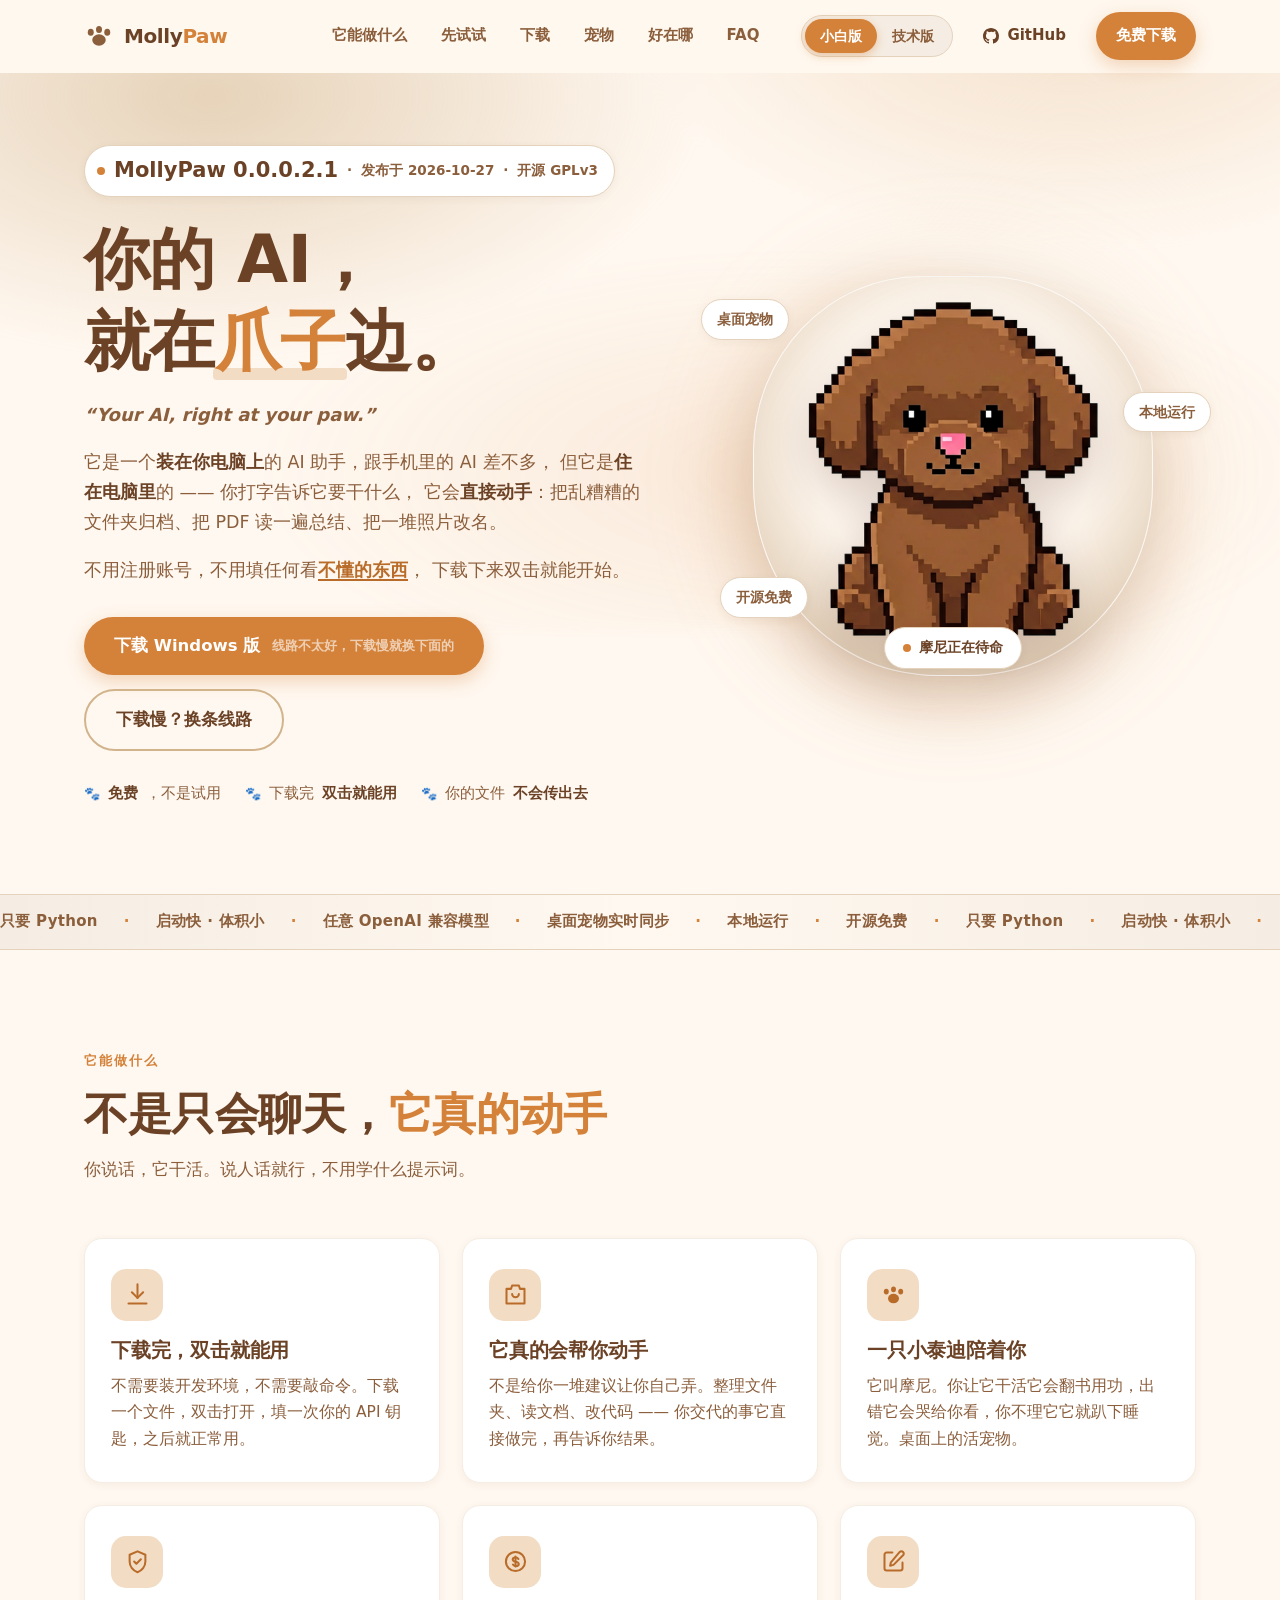
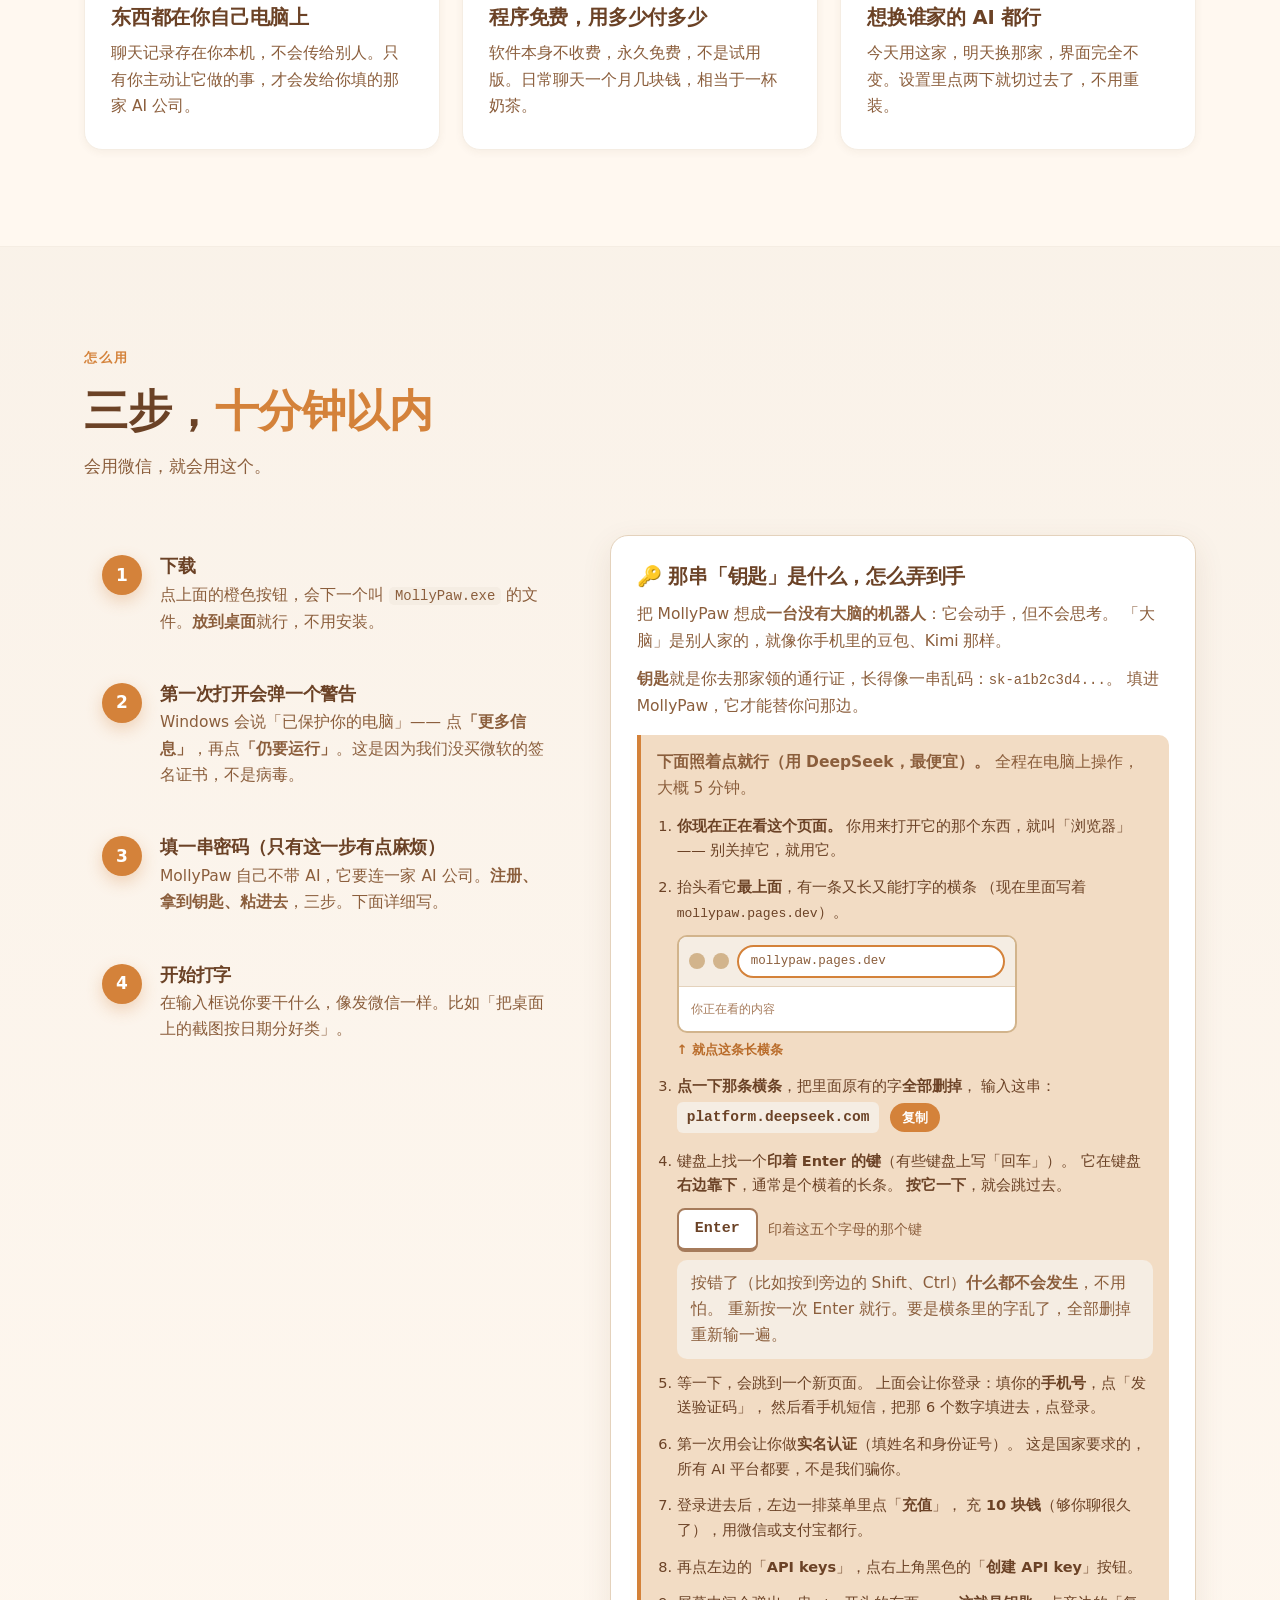
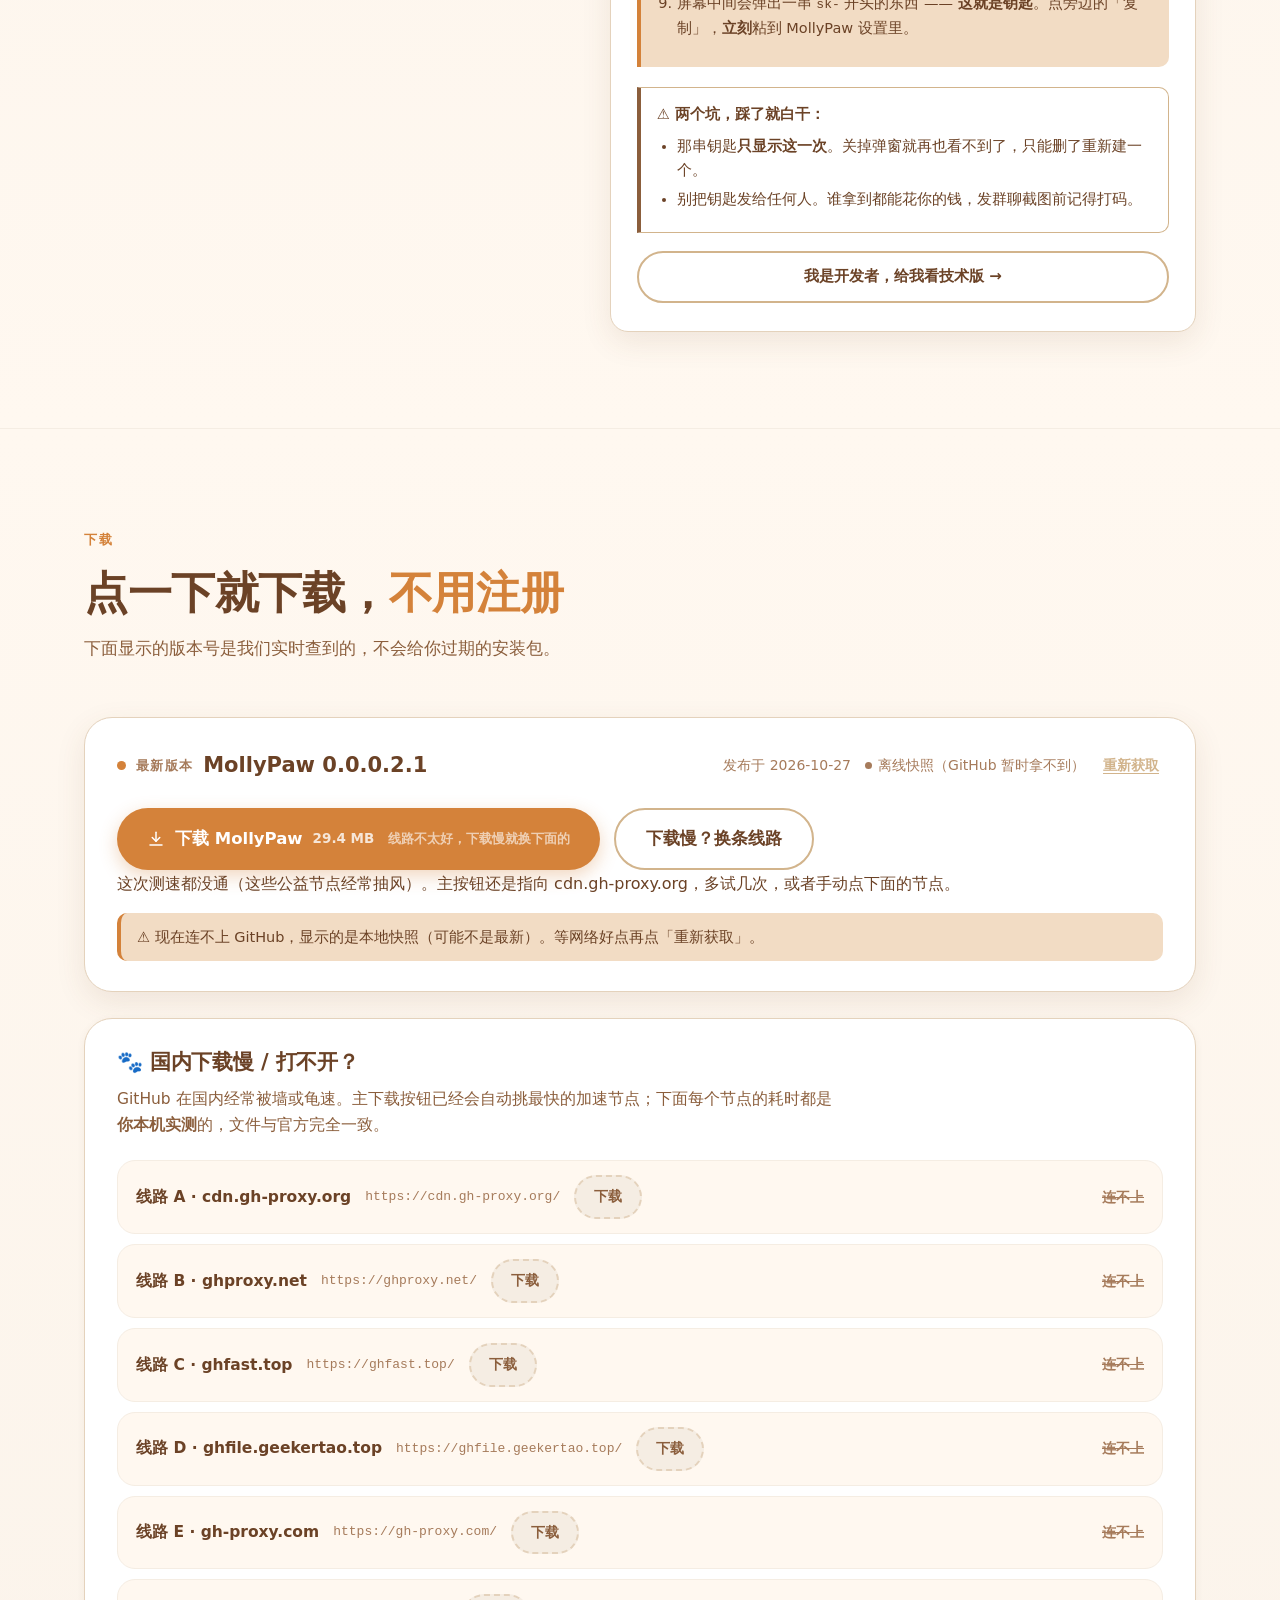
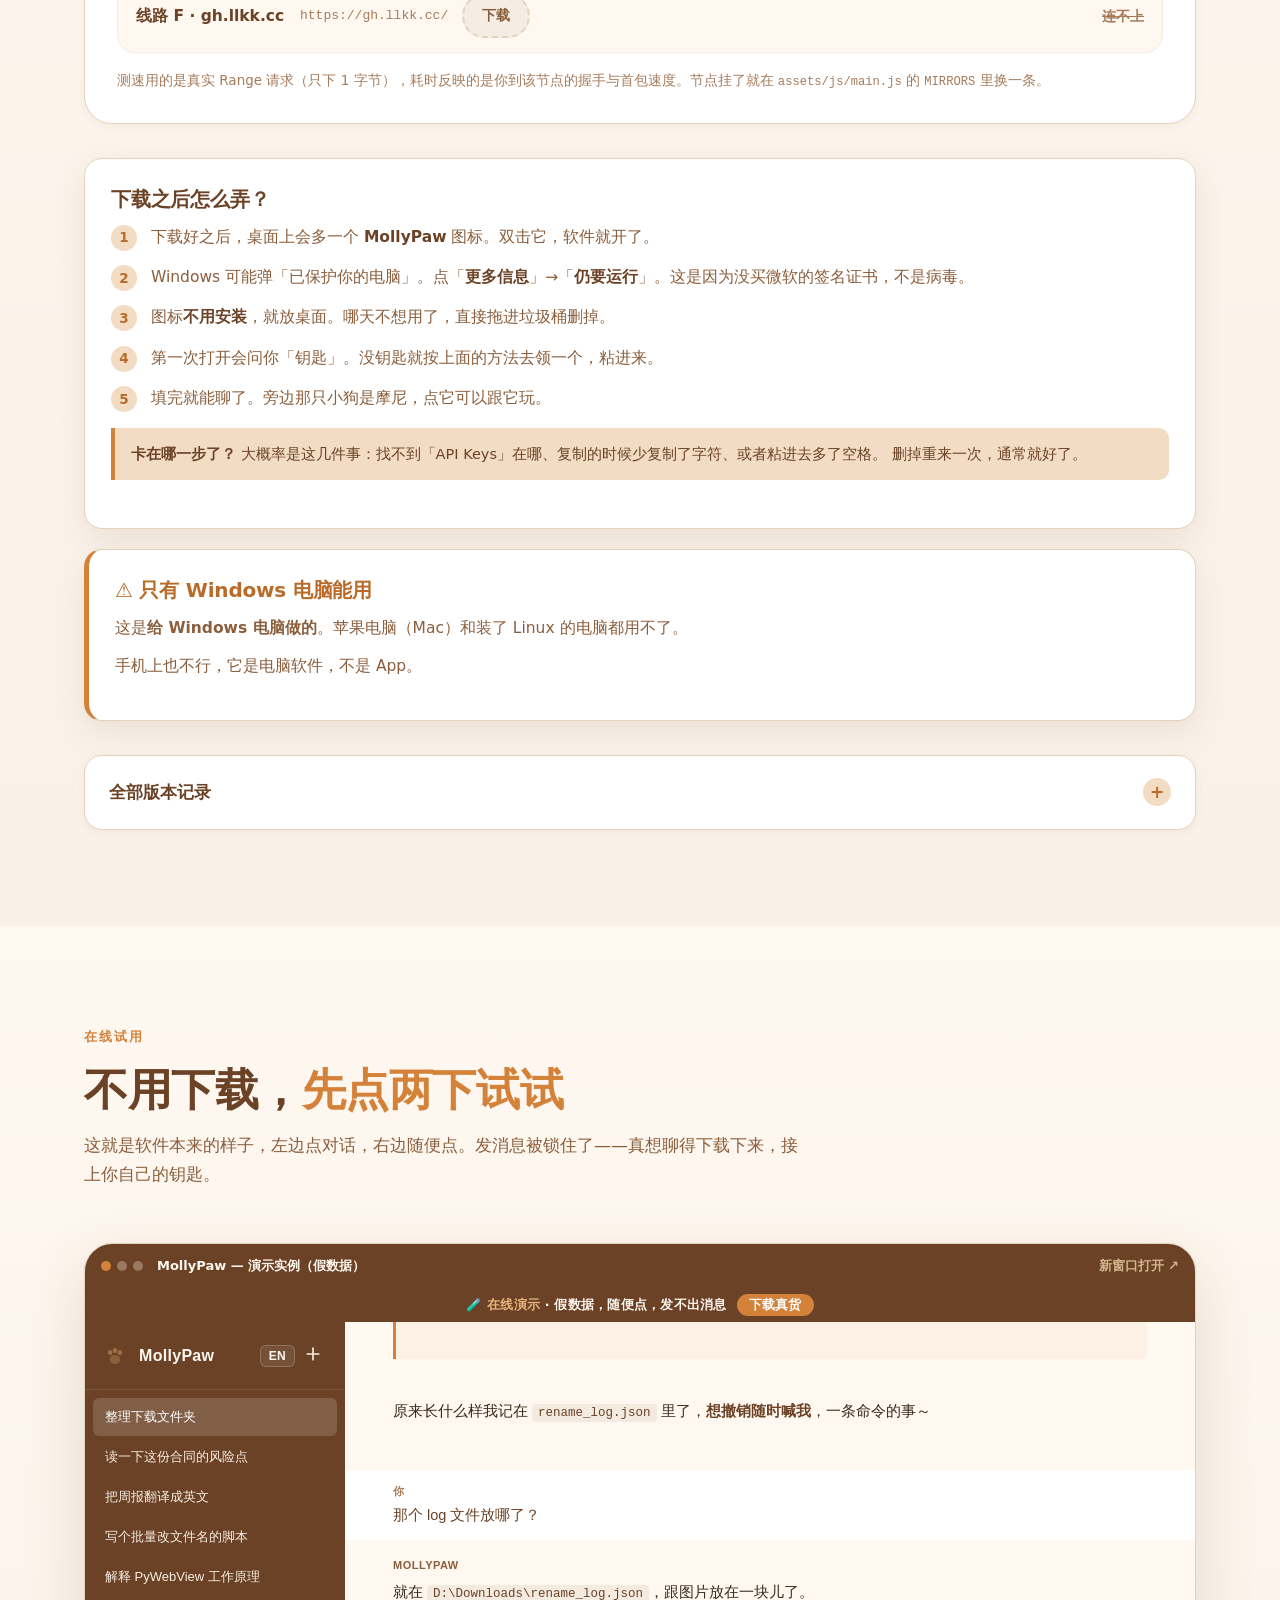
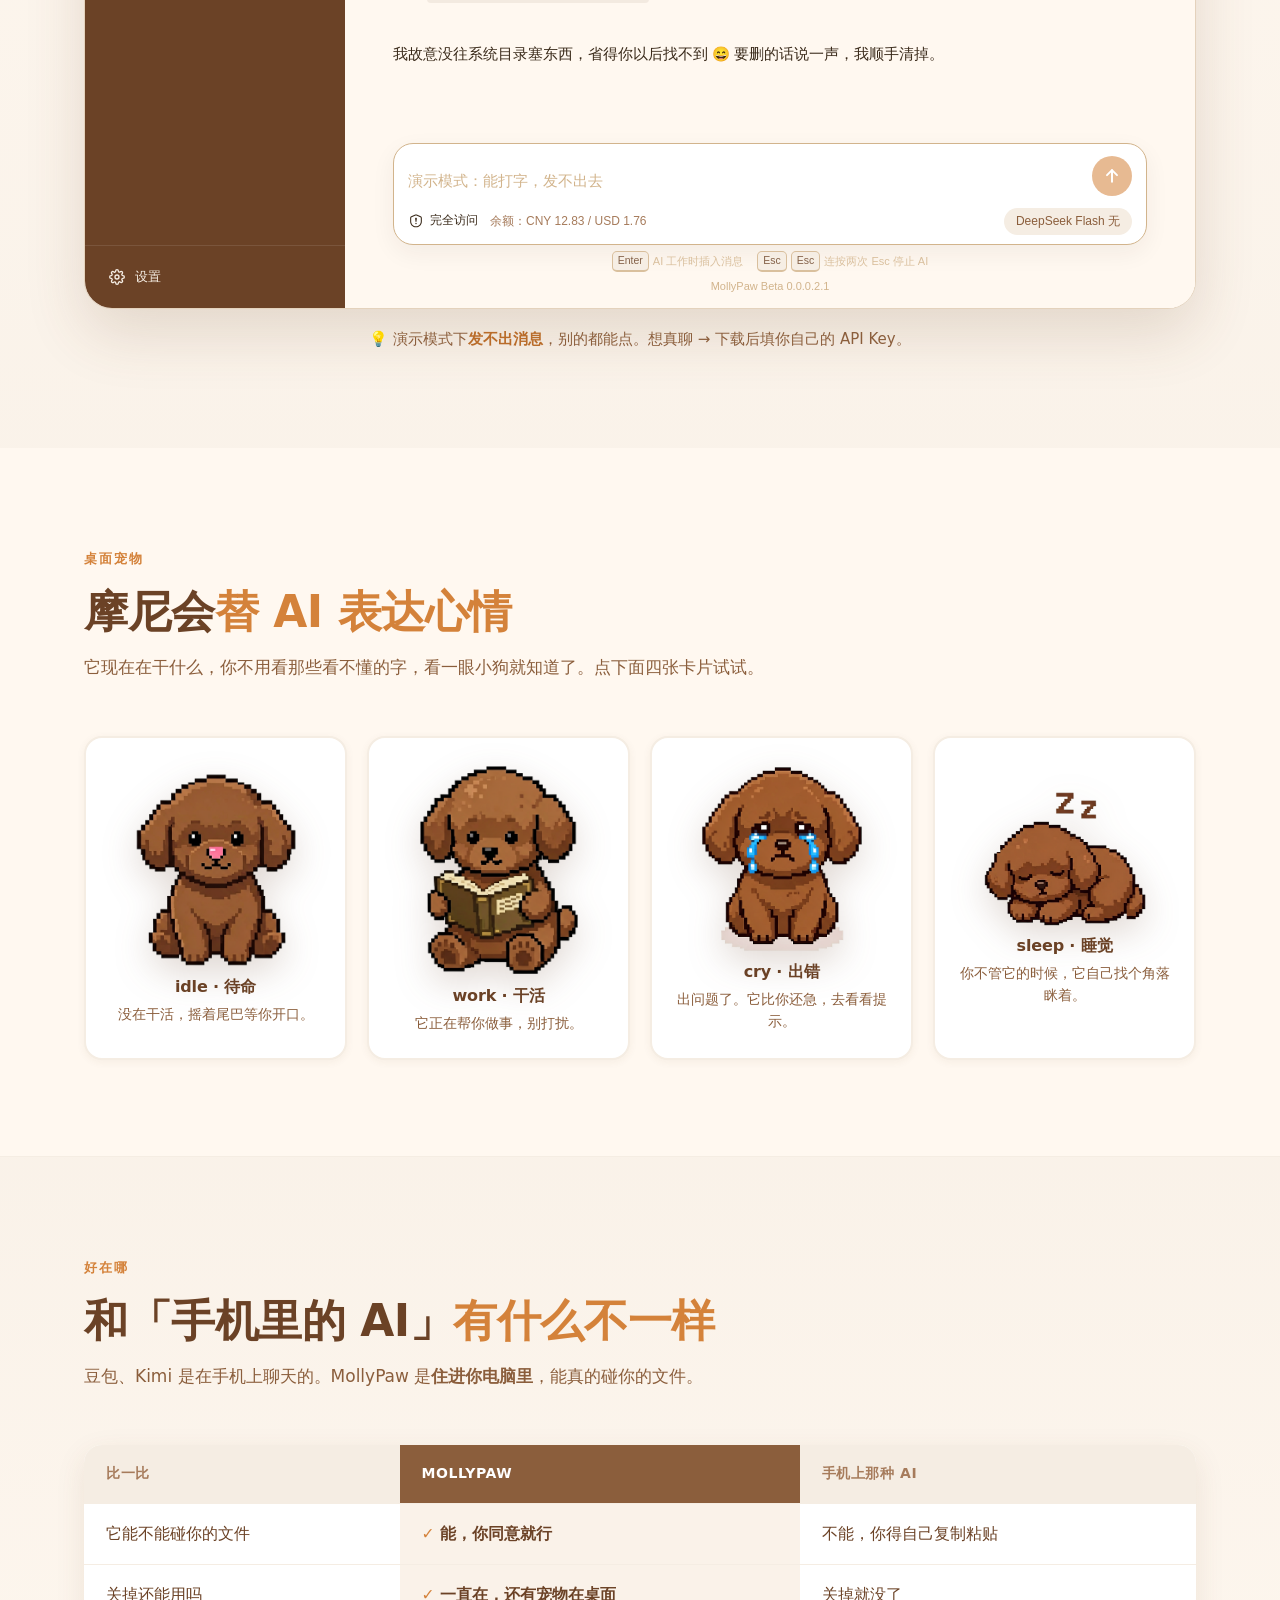
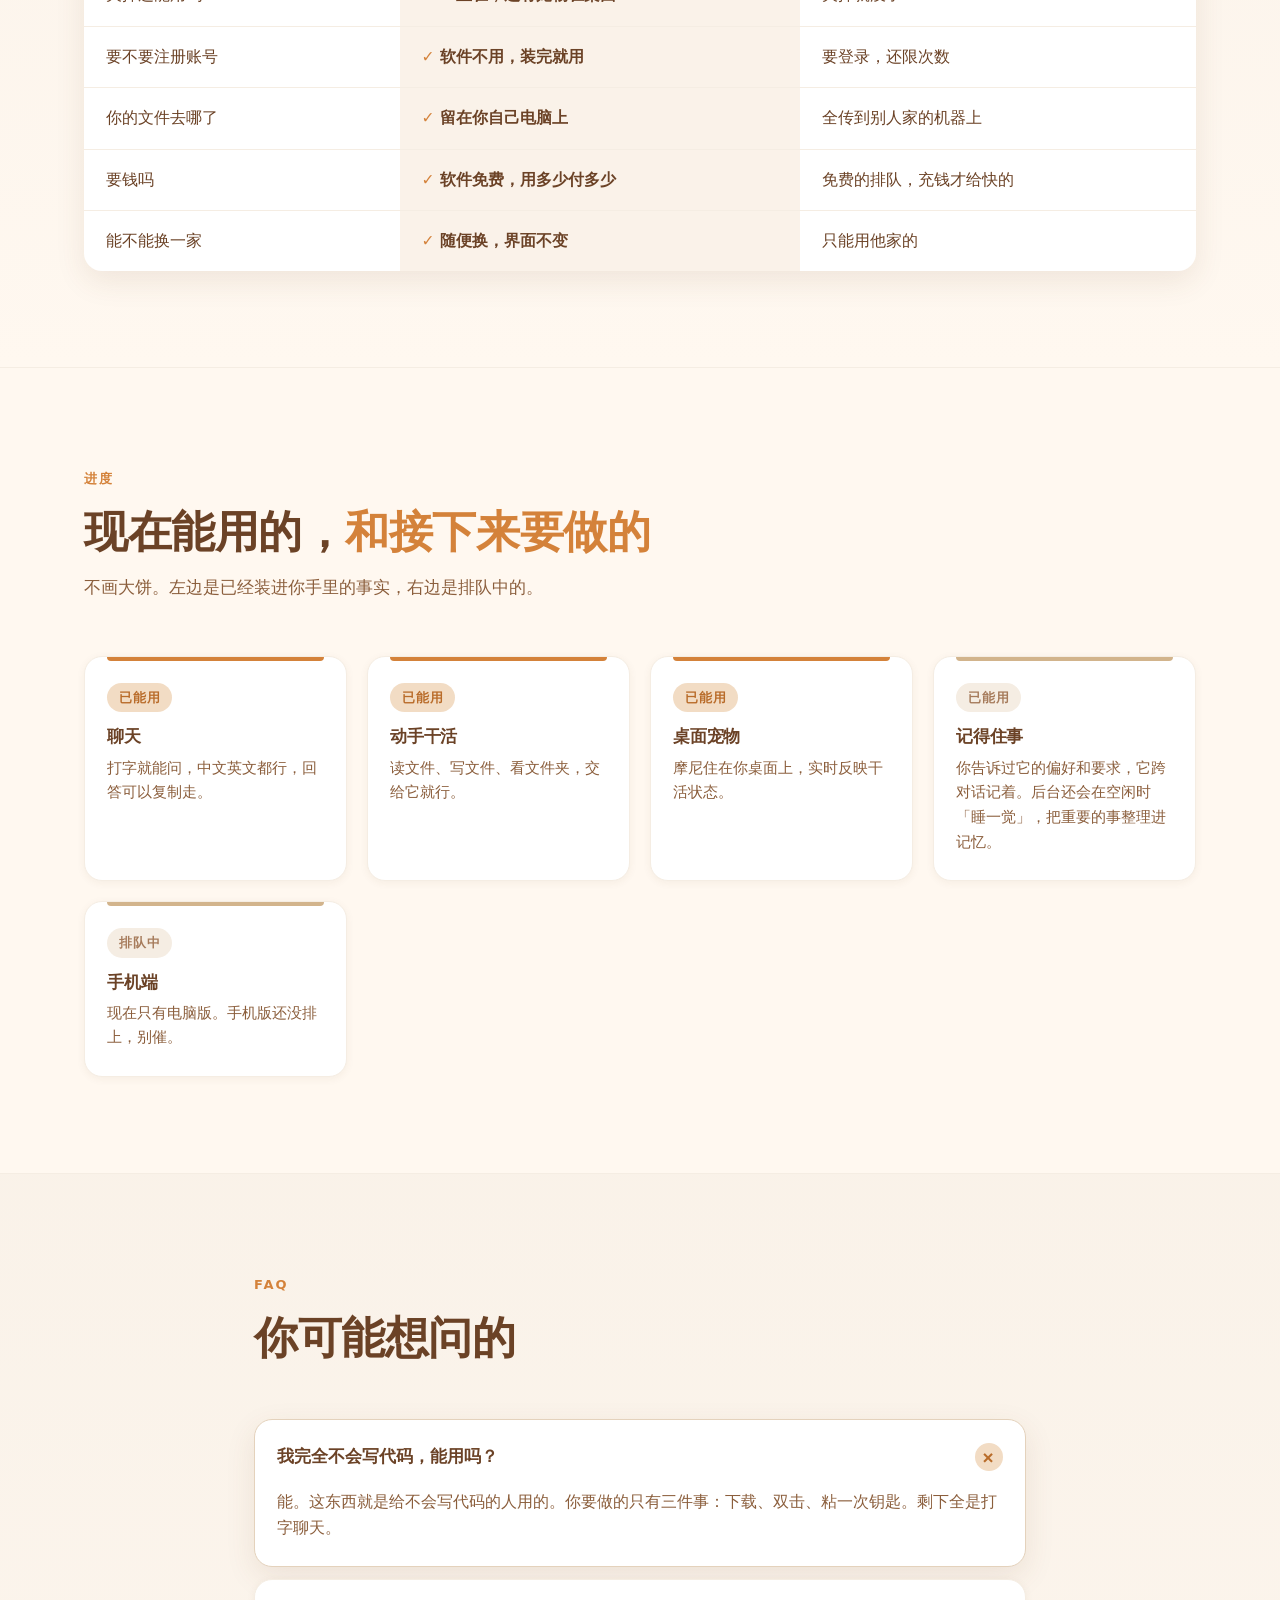
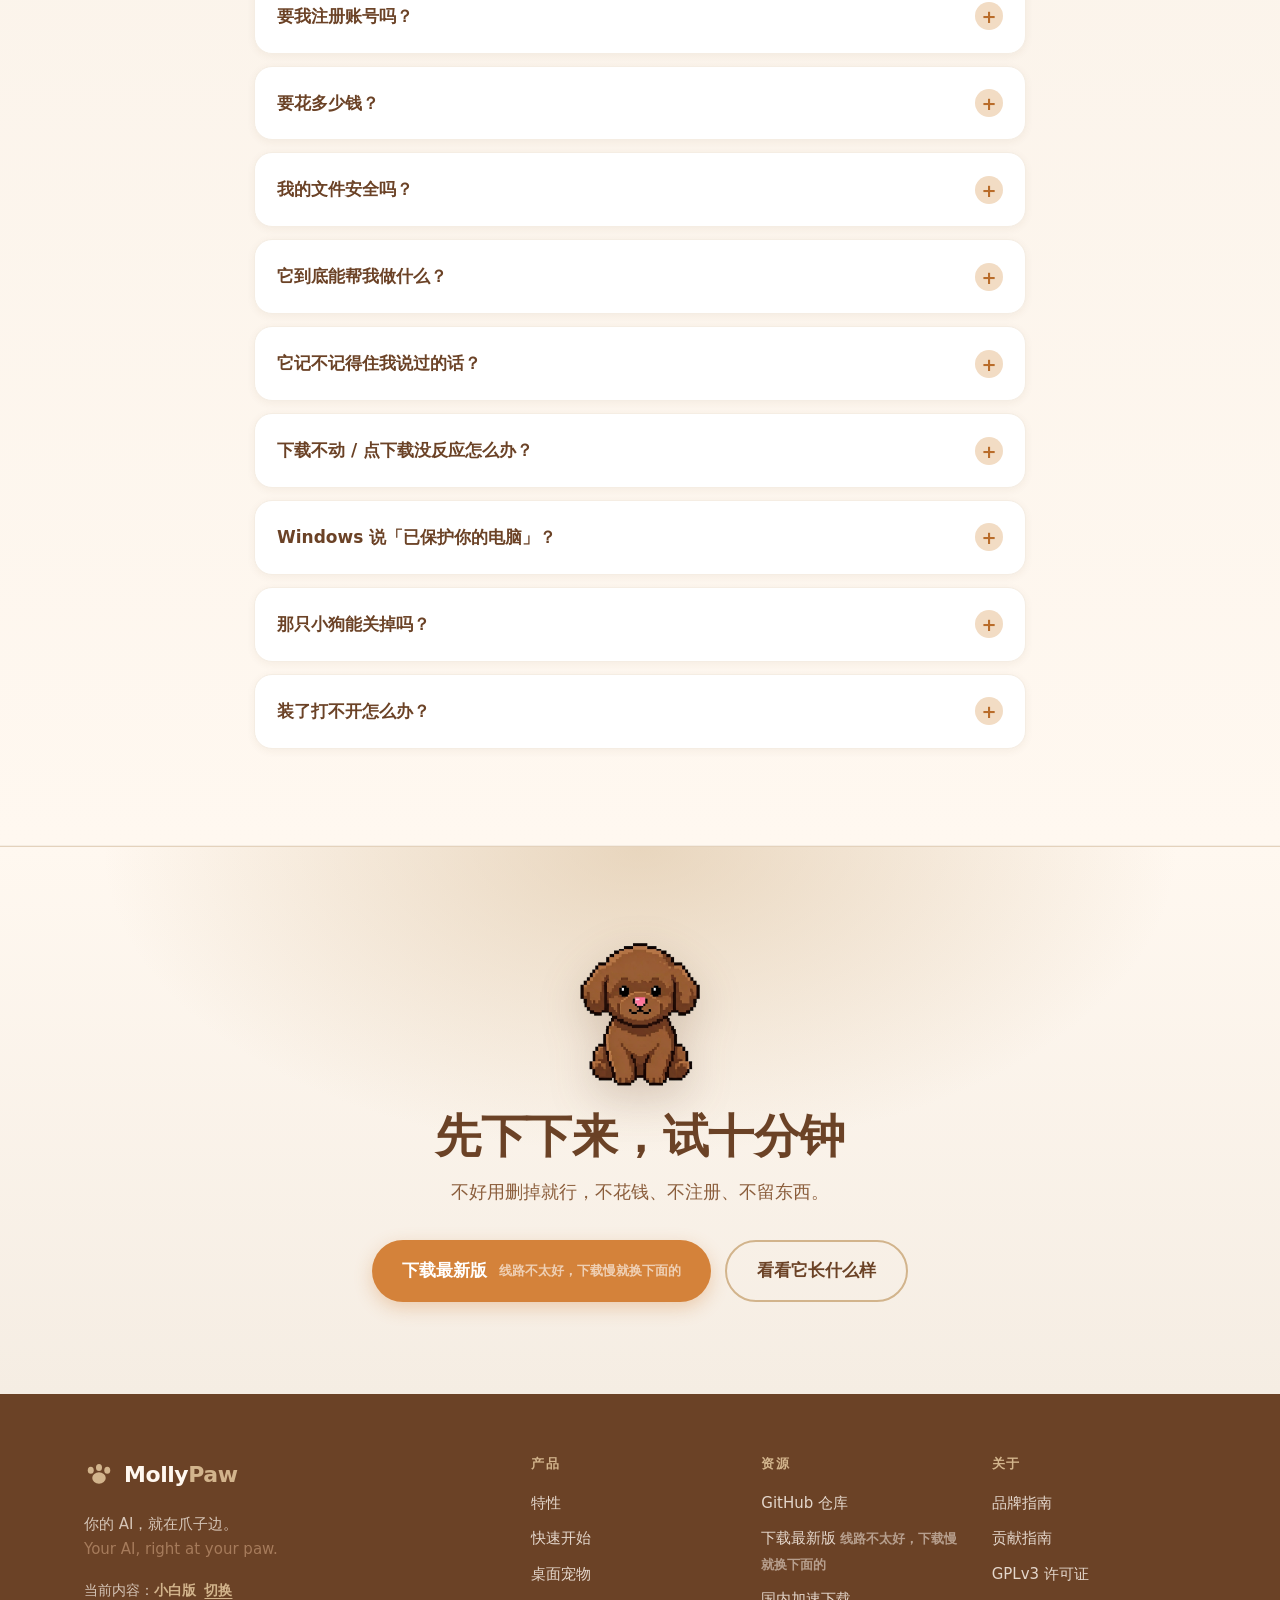
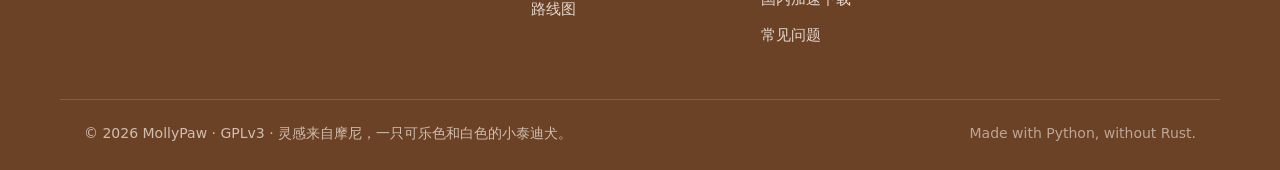
<file: index.html>
<!DOCTYPE html>
<html lang="zh-CN" data-mode="lite">
<head>
<meta charset="UTF-8">
<meta name="viewport" content="width=device-width, initial-scale=1">
<title>MollyPaw — 你的 AI，就在爪子边</title>
<meta name="description" content="MollyPaw 是一个装在你自己电脑上的 AI 助手，免费开源。不用写代码，下载就能用；开发者也能直接改 Python 源码。">
<meta name="theme-color" content="#6B4226">
<meta property="og:title" content="MollyPaw — 你的 AI，就在爪子边">
<meta property="og:description" content="装在自己电脑上的 AI 助手，能真的替你干活，还带一只桌面宠物。免费开源。">
<meta property="og:type" content="website">
<meta property="og:image" content="assets/shots/app-chat.png">
<meta property="og:image:width" content="2400">
<meta property="og:image:height" content="1640">
<meta property="og:image:alt" content="MollyPaw 界面：和桌面 AI 助手对话，它正在整理文件">
<meta name="twitter:card" content="summary_large_image">
<meta name="twitter:image" content="assets/shots/app-chat.png">
<link rel="icon" href="assets/favicon.svg" type="image/svg+xml">
<link rel="preload" as="image" href="assets/pet/idle.png">
<link rel="stylesheet" href="assets/css/style.css">
<!-- 首屏渲染前定好模式，避免闪一下 -->
<script>
(function () {
  var m = null;
  try {
    m = new URLSearchParams(location.search).get('mode');
    if (m !== 'dev' && m !== 'lite') {
      var s = localStorage.getItem('mollypaw-mode');
      m = (s === 'dev' || s === 'lite') ? s : 'lite';
    }
  } catch (e) { m = 'lite'; }
  document.documentElement.setAttribute('data-mode', m);
})();
</script>
</head>
<body>

<a class="skip-link" href="#main">跳到主要内容</a>

<header class="nav" id="nav">
  <div class="wrap nav-inner">
    <a class="brand" href="#top" aria-label="MollyPaw 首页">
      <svg class="brand-paw" viewBox="0 0 120 120" aria-hidden="true">
        <ellipse cx="60" cy="76" rx="27" ry="23" fill="currentColor"/>
        <ellipse cx="27" cy="45" rx="12" ry="14" fill="currentColor"/>
        <ellipse cx="60" cy="34" rx="12" ry="14" fill="currentColor"/>
        <ellipse cx="93" cy="45" rx="12" ry="14" fill="currentColor"/>
      </svg>
      <span class="brand-text">Molly<em>Paw</em></span>
    </a>

    <nav class="nav-links" id="navLinks" aria-label="主导航">
      <a href="#features"><span class="only-lite">它能做什么</span><span class="only-dev">特性</span></a>
      <a href="#tryon"><span class="only-lite">先试试</span><span class="only-dev">Demo</span></a>
      <a href="#download">下载</a>
      <a href="#pet">宠物</a>
      <a href="#compare"><span class="only-lite">好在哪</span><span class="only-dev">对比</span></a>
      <a href="#faq">FAQ</a>
      <a class="nav-mode-entry" href="#top" id="navModeEntry">切换：小白版 / 技术版</a>
    </nav>

    <div class="nav-actions">
      <div class="mode-switch" id="modeSwitch" role="tablist" aria-label="内容版本切换">
        <button type="button" class="ms-btn" data-mode="lite" role="tab" aria-selected="true" title="给普通用户看的版本">小白版</button>
        <button type="button" class="ms-btn" data-mode="dev" role="tab" aria-selected="false" title="给开发者看的版本">技术版</button>
        <span class="ms-thumb" aria-hidden="true"></span>
      </div>
      <button class="mode-btn-mobile" id="modeBtnMobile" type="button" aria-label="切换内容版本">
        <span class="ms-label">小白版</span>
      </button>
      <a class="btn btn-ghost" href="https://github.com/LK-BLOG/MollyPaw" target="_blank" rel="noopener">
        <svg viewBox="0 0 16 16" aria-hidden="true" class="ico"><path fill="currentColor" d="M8 0C3.58 0 0 3.58 0 8c0 3.54 2.29 6.53 5.47 7.59.4.07.55-.17.55-.38 0-.19-.01-.82-.01-1.49-2.01.37-2.53-.49-2.69-.94-.09-.23-.48-.94-.82-1.13-.28-.15-.68-.52-.01-.53.63-.01 1.08.58 1.23.82.72 1.21 1.87.87 2.33.66.07-.52.28-.87.51-1.07-1.78-.2-3.64-.89-3.64-3.95 0-.87.31-1.59.82-2.15-.08-.2-.36-1.02.08-2.12 0 0 .67-.21 2.2.82a7.4 7.4 0 0 1 2-.27c.68 0 1.36.09 2 .27 1.53-1.04 2.2-.82 2.2-.82.44 1.1.16 1.92.08 2.12.51.56.82 1.27.82 2.15 0 3.07-1.87 3.75-3.65 3.95.29.25.54.73.54 1.48 0 1.07-.01 1.93-.01 2.2 0 .21.15.46.55.38A8.01 8.01 0 0 0 16 8c0-4.42-3.58-8-8-8Z"/></svg>
        GitHub
      </a>
      <a class="btn btn-primary" href="#download">
        <span class="only-lite">免费下载</span><span class="only-dev">免费下载</span>
      </a>
      <button class="nav-toggle" id="navToggle" aria-label="打开菜单" aria-expanded="false"><span></span><span></span><span></span></button>
    </div>
  </div>
</header>

<main id="main">

  <!-- ══════════ HERO ══════════ -->
  <section class="hero" id="top">
    <div class="hero-glow" aria-hidden="true"></div>
    <div class="wrap hero-inner">
      <div class="hero-copy">
        <span class="pill">
          <span class="pill-dot"></span> <span class="ver-name" data-ver="name">Beta 0.0.0.1.5</span>
          <span class="ver-sep">·</span> <span class="ver-date" data-ver="date"></span>
          <span class="ver-sep">·</span> 开源 GPLv3
        </span>
        <h1>你的 AI，<br>就在<span class="hl">爪子</span>边。</h1>
        <p class="slogan">“Your AI, right at your paw.”</p>

        <!-- 小白版 -->
        <div class="only-lite">
          <p class="lede">
            它是一个<strong>装在你电脑上</strong>的 AI 助手，跟手机里的 AI 差不多，
            但它是<strong>住在电脑里</strong>的 —— 你打字告诉它要干什么，
            它会<strong>直接动手</strong>：把乱糟糟的文件夹归档、把 PDF 读一遍总结、把一堆照片改名。
          </p>
          <p class="lede lede-2">
            不用注册账号，不用填任何看<a class="inline-help" href="#whatis">不懂的东西</a>，
            下载下来双击就能开始。
          </p>
          <div class="hero-cta">
            <a class="btn btn-primary btn-lg js-download is-disabled" href="#download" aria-disabled="true" data-dl="primary">
              下载 Windows 版
            </a>
            <a class="btn btn-outline btn-lg" href="#download">下载慢？换条线路</a>
          </div>
          <ul class="hero-meta">
            <li><strong>免费</strong>，不是试用</li>
            <li>下载完<strong>双击就能用</strong></li>
            <li>你的文件<strong>不会传出去</strong></li>
          </ul>
        </div>

        <!-- 技术版 -->
        <div class="only-dev">
          <p class="lede">
            MollyPaw 是基于 <strong>Python + PyWebView</strong> 的轻量级 AI Agent 桌面客户端。
            不用装 Rust，不用装 Node.js —— <strong>只要 Python</strong>，pip 完就跑。
            它跑在你自己的机器上，接你自己的模型，还有一只小泰迪陪着你。
          </p>
          <div class="hero-cta">
            <a class="btn btn-primary btn-lg js-download is-disabled" href="#download" aria-disabled="true" data-dl="primary">下载 Windows 版</a>
            <a class="btn btn-outline btn-lg" href="#start">三行命令跑起来</a>
          </div>
          <ul class="hero-meta">
            <li><strong>Python ≥ 3.9</strong> 唯一依赖</li>
            <li><strong>零</strong> Node.js / Rust</li>
            <li><strong>Windows</strong> 有打包版可下</li>
          </ul>
        </div>
      </div>

      <div class="hero-stage">
        <div class="pet-card" id="heroPetCard">
          <div class="pet-halo" aria-hidden="true"></div>
          <img id="heroPet" class="pet-img" src="assets/pet/idle.png" alt="MollyPaw 桌面宠物：摩尼" width="512" height="512">
          <div class="pet-chip" id="heroChip"><span class="dot"></span> 摩尼正在待命</div>
        </div>
        <div class="stage-badge stage-badge-a">桌面宠物</div>
        <div class="stage-badge stage-badge-b"><span class="only-lite">本地运行</span><span class="only-dev">PyWebView</span></div>
        <div class="stage-badge stage-badge-c"><span class="only-lite">开源免费</span><span class="only-dev">Python</span></div>
      </div>
    </div>
  </section>

  <!-- ══════════ TICKER ══════════ -->
  <div class="ticker" aria-hidden="true">
    <div class="ticker-track">
      <span>只要 Python</span><span>·</span>
      <span>启动快 · 体积小</span><span>·</span>
      <span>任意 OpenAI 兼容模型</span><span>·</span>
      <span>桌面宠物实时同步</span><span>·</span>
      <span>本地运行</span><span>·</span>
      <span>开源免费</span><span>·</span>
      <span>只要 Python</span><span>·</span>
      <span>启动快 · 体积小</span><span>·</span>
      <span>任意 OpenAI 兼容模型</span><span>·</span>
      <span>桌面宠物实时同步</span><span>·</span>
      <span>本地运行</span><span>·</span>
      <span>开源免费</span><span>·</span>
    </div>
  </div>

  <!-- ══════════ FEATURES ══════════ -->
  <section class="section" id="features">
    <div class="wrap">

      <!-- 小白版 -->
      <div class="only-lite">
        <header class="sec-head">
          <span class="eyebrow">它能做什么</span>
          <h2>不是只会聊天，<em>它真的动手</em></h2>
          <p>你说话，它干活。说人话就行，不用学什么提示词。</p>
        </header>
        <div class="grid grid-3">
          <article class="card reveal">
            <div class="card-ico">
              <svg viewBox="0 0 24 24" aria-hidden="true"><path d="M12 3v12"/><path d="m7 10 5 5 5-5"/><path d="M4 20h16"/></svg>
            </div>
            <h3>下载完，双击就能用</h3>
            <p>不需要装开发环境，不需要敲命令。下载一个文件，双击打开，填一次你的 API 钥匙，之后就正常用。</p>
          </article>
          <article class="card reveal">
            <div class="card-ico">
              <svg viewBox="0 0 24 24" aria-hidden="true"><path d="M9 4h6l1 3h4v13H4V7h4z"/><path d="M9 11.5a3 3 0 0 0 6 0"/></svg>
            </div>
            <h3>它真的会帮你动手</h3>
            <p>不是给你一堆建议让你自己弄。整理文件夹、读文档、改代码 —— 你交代的事它直接做完，再告诉你结果。</p>
          </article>
          <article class="card reveal">
            <div class="card-ico">
              <svg class="ico-fill" viewBox="0 0 24 24" aria-hidden="true"><ellipse cx="12" cy="15.6" rx="4.9" ry="4.2"/><ellipse cx="5.6" cy="9.4" rx="2.2" ry="2.6"/><ellipse cx="12" cy="7.4" rx="2.2" ry="2.6"/><ellipse cx="18.4" cy="9.4" rx="2.2" ry="2.6"/></svg>
            </div>
            <h3>一只小泰迪陪着你</h3>
            <p>它叫摩尼。你让它干活它会翻书用功，出错它会哭给你看，你不理它它就趴下睡觉。桌面上的活宠物。</p>
          </article>
          <article class="card reveal">
            <div class="card-ico">
              <svg viewBox="0 0 24 24" aria-hidden="true"><path d="M12 3 5 6v6c0 4.4 3 8.3 7 9.5 4-1.2 7-5.1 7-9.5V6z"/><path d="m9 12 2 2 4-4"/></svg>
            </div>
            <h3>东西都在你自己电脑上</h3>
            <p>聊天记录存在你本机，不会传给别人。只有你主动让它做的事，才会发给你填的那家 AI 公司。</p>
          </article>
          <article class="card reveal">
            <div class="card-ico">
              <svg viewBox="0 0 24 24" aria-hidden="true"><circle cx="12" cy="12" r="8.5"/><path d="M12 7.5v9"/><path d="M14.6 9.8c-.5-.9-1.5-1.4-2.6-1.4-1.4 0-2.5.8-2.5 1.9 0 2.6 5.4 1.3 5.4 3.9 0 1.1-1.1 1.9-2.6 1.9-1.1 0-2.1-.5-2.6-1.4"/></svg>
            </div>
            <h3>程序免费，用多少付多少</h3>
            <p>软件本身不收费，永久免费，不是试用版。日常聊天一个月几块钱，相当于一杯奶茶。</p>
          </article>
          <article class="card reveal">
            <div class="card-ico">
              <svg viewBox="0 0 24 24" aria-hidden="true"><path d="M11 4H6a2 2 0 0 0-2 2v12a2 2 0 0 0 2 2h12a2 2 0 0 0 2-2v-5"/><path d="M17.5 3.5a2.1 2.1 0 0 1 3 3L12 15l-3 .7.7-3z"/></svg>
            </div>
            <h3>想换谁家的 AI 都行</h3>
            <p>今天用这家，明天换那家，界面完全不变。设置里点两下就切过去了，不用重装。</p>
          </article>
        </div>
      </div>

      <!-- 技术版 -->
      <div class="only-dev">
        <header class="sec-head">
          <span class="eyebrow">特性</span>
          <h2>该有的都有，不该重的<em>一点不重</em></h2>
          <p>不是又一个 Electron 套壳。MollyPaw 把重量留给了 Python 的简单。</p>
        </header>
        <div class="grid grid-3">
          <article class="card reveal">
            <div class="card-ico">
              <svg viewBox="0 0 24 24" aria-hidden="true"><path d="M20.24 12.24a6 6 0 0 0-8.49-8.49L5 10.5V19h8.5z"/><path d="M16 8 2 22"/><path d="M17.5 15H9"/></svg>
            </div>
            <h3>超轻量</h3>
            <p>没有 Rust，没有 Node.js，没有 npm。一个 <code>pip install</code>，一个 <code>python main.py</code>，完事。</p>
          </article>
          <article class="card reveal">
            <div class="card-ico">
              <svg viewBox="0 0 24 24" aria-hidden="true"><rect x="2.5" y="4" width="19" height="13" rx="2.2"/><path d="M8.5 21h7M12 17v4"/></svg>
            </div>
            <h3>Windows 原生</h3>
            <p>就是给 Windows 做的。系统托盘、宠物子进程、WebView2 都按 Windows 写的，不假装跨平台。</p>
          </article>
          <article class="card reveal">
            <div class="card-ico">
              <svg viewBox="0 0 24 24" aria-hidden="true"><path d="M13 2 3 14h9l-1 8 10-12h-9z"/></svg>
            </div>
            <h3>启动快、体积小</h3>
            <p>不背 Chromium 的包袱。冷启动就是开一个本机窗口，界面渲染走系统 WebView。</p>
          </article>
          <article class="card reveal">
            <div class="card-ico">
              <svg viewBox="0 0 24 24" aria-hidden="true"><rect x="4" y="4" width="16" height="16" rx="2.5"/><rect x="9" y="9" width="6" height="6" rx="1"/><path d="M9 2v2M15 2v2M9 20v2M15 20v2M2 9h2M2 15h2M20 9h2M20 15h2"/></svg>
            </div>
            <h3>接你自己的模型</h3>
            <p>OpenAI / Claude / 本地模型 —— 只要是 OpenAI 兼容接口，填个 API Key 和 base_url 就能用。</p>
          </article>
          <article class="card reveal">
            <div class="card-ico">
              <svg class="ico-fill" viewBox="0 0 24 24" aria-hidden="true"><ellipse cx="12" cy="15.6" rx="4.9" ry="4.2"/><ellipse cx="5.6" cy="9.4" rx="2.2" ry="2.6"/><ellipse cx="12" cy="7.4" rx="2.2" ry="2.6"/><ellipse cx="18.4" cy="9.4" rx="2.2" ry="2.6"/></svg>
            </div>
            <h3>桌面宠物</h3>
            <p>摩尼是独立进程的小泰迪，每秒同步 Agent 状态：待命、干活、崩溃、摸鱼睡觉。</p>
          </article>
          <article class="card reveal">
            <div class="card-ico">
              <svg viewBox="0 0 24 24" aria-hidden="true"><path d="M14.7 6.3a1 1 0 0 0 0 1.4l1.6 1.6a1 1 0 0 0 1.4 0l3.77-3.77a6 6 0 0 1-7.94 7.94l-6.91 6.91a2.12 2.12 0 0 1-3-3l6.91-6.91a6 6 0 0 1 7.94-7.94z"/></svg>
            </div>
            <h3>工具可以自己长</h3>
            <p>定义一个 Python 类，写上 TOOLS 和 execute，注册进 ToolRegistry —— Agent 立刻多一只手。</p>
          </article>
        </div>
      </div>

    </div>
  </section>

  <!-- ══════════ QUICKSTART ══════════ -->
  <section class="section section-alt" id="start">
    <div class="wrap">

      <!-- 小白版 -->
      <div class="only-lite">
        <header class="sec-head">
          <span class="eyebrow">怎么用</span>
          <h2>三步，<em>十分钟以内</em></h2>
          <p>会用微信，就会用这个。</p>
        </header>

        <div class="start-grid">
          <ol class="steps">
            <li class="reveal">
              <span class="step-num">1</span>
              <div>
                <h3>下载</h3>
                <p>点上面的橙色按钮，会下一个叫 <code>MollyPaw.exe</code> 的文件。<strong>放到桌面</strong>就行，不用安装。</p>
              </div>
            </li>
            <li class="reveal">
              <span class="step-num">2</span>
              <div>
                <h3>第一次打开会弹一个警告</h3>
                <p>Windows 会说「已保护你的电脑」—— 点<strong>「更多信息」</strong>，再点<strong>「仍要运行」</strong>。这是因为我们没买微软的签名证书，不是病毒。</p>
              </div>
            </li>
            <li class="reveal">
              <span class="step-num">3</span>
              <div>
                <h3>填一串密码（只有这一步有点麻烦）</h3>
                <p>MollyPaw 自己不带 AI，它要连一家 AI 公司。<strong>注册、拿到钥匙、粘进去</strong>，三步。下面详细写。</p>
              </div>
            </li>
            <li class="reveal">
              <span class="step-num">4</span>
              <div>
                <h3>开始打字</h3>
                <p>在输入框说你要干什么，像发微信一样。比如「把桌面上的截图按日期分好类」。</p>
              </div>
            </li>
          </ol>

          <aside class="plain-card reveal" id="whatis">
            <h3>🔑 那串「钥匙」是什么，怎么弄到手</h3>
            <p>
              把 MollyPaw 想成<strong>一台没有大脑的机器人</strong>：它会动手，但不会思考。
              「大脑」是别人家的，就像你手机里的豆包、Kimi 那样。
            </p>
            <p>
              <strong>钥匙</strong>就是你去那家领的通行证，长得像一串乱码：<code>sk-a1b2c3d4...</code>。
              填进 MollyPaw，它才能替你问那边。
            </p>

            <div class="plain-tip">
              <p class="tip-lead">
                <strong>下面照着点就行（用 DeepSeek，最便宜）。</strong>
                全程在电脑上操作，大概 5 分钟。
              </p>
              <ol class="mini-steps">
                <li>
                  <strong>你现在正在看这个页面。</strong>
                  你用来打开它的那个东西，就叫「浏览器」—— 别关掉它，就用它。
                </li>
                <li>
                  抬头看它<strong>最上面</strong>，有一条又长又能打字的横条
                  （现在里面写着 <code>mollypaw.pages.dev</code>）。
                  <div class="where-bar" aria-hidden="true">
                    <div class="wb-window">
                      <div class="wb-bar">
                        <span class="wb-back"></span><span class="wb-fwd"></span>
                        <span class="wb-input">mollypaw.pages.dev</span>
                      </div>
                      <div class="wb-body">你正在看的内容</div>
                    </div>
                    <div class="wb-tip">↑ 就点这条长横条</div>
                  </div>
                </li>
                <li>
                  <strong>点一下那条横条</strong>，把里面原有的字<strong>全部删掉</strong>，
                  输入这串：
                  <br>
                  <code class="addr">platform.deepseek.com</code>
                  <button class="copy-inline" data-copy="platform.deepseek.com" type="button">复制</button>
                </li>
                <li>
                  键盘上找一个<strong>印着 Enter 的键</strong>（有些键盘上写「回车」）。
                  它在键盘<strong>右边靠下</strong>，通常是个横着的长条。
                  <strong>按它一下</strong>，就会跳过去。
                  <div class="key-hint" aria-hidden="true">
                    <span class="key">Enter</span>
                    <span class="key-tip">印着这五个字母的那个键</span>
                  </div>
                  <p class="recover">
                    按错了（比如按到旁边的 Shift、Ctrl）<strong>什么都不会发生</strong>，不用怕。
                    重新按一次 Enter 就行。要是横条里的字乱了，全部删掉重新输一遍。
                  </p>
                </li>
                <li>
                  等一下，会跳到一个新页面。
                  上面会让你登录：填你的<strong>手机号</strong>，点「发送验证码」，
                  然后看手机短信，把那 6 个数字填进去，点登录。
                </li>
                <li>
                  第一次用会让你做<strong>实名认证</strong>（填姓名和身份证号）。
                  这是国家要求的，所有 AI 平台都要，不是我们骗你。
                </li>
                <li>
                  登录进去后，左边一排菜单里点「<strong>充值</strong>」，
                  充 <strong>10 块钱</strong>（够你聊很久了），用微信或支付宝都行。
                </li>
                <li>
                  再点左边的「<strong>API keys</strong>」，点右上角黑色的「<strong>创建 API key</strong>」按钮。
                </li>
                <li>
                  屏幕中间会弹出一串 <code>sk-</code> 开头的东西 ——
                  <strong>这就是钥匙</strong>。点旁边的「复制」，<strong>立刻</strong>粘到 MollyPaw 设置里。
                </li>
              </ol>
            </div>

            <div class="plain-warn">
              <strong>⚠️ 两个坑，踩了就白干：</strong>
              <ul class="warn-list">
                <li>那串钥匙<strong>只显示这一次</strong>。关掉弹窗就再也看不到了，只能删了重新建一个。</li>
                <li>别把钥匙发给任何人。谁拿到都能花你的钱，发群聊截图前记得打码。</li>
              </ul>
            </div>

            <button class="btn btn-outline btn-block switch-hint" data-goto-mode="dev" type="button">
              我是开发者，给我看技术版 →
            </button>
          </aside>
        </div>
      </div>

      <!-- 技术版 -->
      <div class="only-dev">
        <header class="sec-head">
          <span class="eyebrow">快速开始</span>
          <h2>从零到跑起来，<em>两分钟</em></h2>
          <p>唯一的前置条件：装好 Python 3.9 或更高版本。</p>
        </header>

        <div class="start-grid">
          <ol class="steps">
            <li class="reveal">
              <span class="step-num">1</span>
              <div>
                <h3>拿代码</h3>
                <p>克隆仓库，或者直接下 Release 里的 <code>MollyPaw.exe</code>。</p>
              </div>
            </li>
            <li class="reveal">
              <span class="step-num">2</span>
              <div>
                <h3>装依赖</h3>
                <p>只要一条命令。pywebview、requests、pillow 这些就位。</p>
              </div>
            </li>
            <li class="reveal">
              <span class="step-num">3</span>
              <div>
                <h3>启动</h3>
                <p>开设置面板填 API Key，然后开始聊。要调试就加 <code>--debug</code>。</p>
              </div>
            </li>
          </ol>

          <div class="code-card reveal">
            <div class="code-bar">
              <span class="code-title">终端</span>
              <button class="copy-btn" id="copyBtn" data-copy="git clone https://github.com/LK-BLOG/MollyPaw.git&#10;cd MollyPaw&#10;pip install -r requirements.txt&#10;python main.py">
                <svg viewBox="0 0 24 24" class="ico" aria-hidden="true"><path fill="none" stroke="currentColor" stroke-width="2" stroke-linecap="round" stroke-linejoin="round" d="M9 9h10v12H9zM5 15V3h10"/></svg>
                <span>复制</span>
              </button>
            </div>
<pre class="code"><code><span class="c-comment"># 1. 克隆仓库</span>
<span class="c-cmd">git clone</span> https://github.com/LK-BLOG/MollyPaw.git
<span class="c-cmd">cd</span> MollyPaw

<span class="c-comment"># 2. 安装依赖</span>
<span class="c-cmd">pip install</span> -r requirements.txt

<span class="c-comment"># 3. 启动</span>
<span class="c-cmd">python</span> main.py

<span class="c-comment"># 调试模式（打开 webview devtools）</span>
<span class="c-cmd">python</span> main.py --debug</code></pre>
            <div class="code-foot">
              <span class="tag">Windows 10 / 11</span>
              <span class="code-note">打包 exe：<code>.\build.bat</code> → <code>dist\MollyPaw.exe</code></span>
            </div>
          </div>
        </div>
      </div>

    </div>
  </section>

  <!-- ══════════ DOWNLOAD ══════════ -->
  <section class="section dl-section" id="download">
    <div class="wrap">
      <header class="sec-head">
        <span class="eyebrow">下载</span>
        <h2 class="only-lite">点一下就下载，<em>不用注册</em></h2>
        <h2 class="only-dev">下载 / 镜像 / 校验</h2>
        <p class="only-lite">下面显示的版本号是我们实时查到的，不会给你过期的安装包。</p>
        <p class="only-dev">版本与资产列表从 GitHub Releases 实时拉取；本地 <code>releases.json</code> 仅作离线兜底。</p>
      </header>

      <!-- 实时版本卡 -->
      <div class="ver-block reveal">
        <div class="ver-top">
          <div class="ver-badge">
            <span class="ver-dot"></span>
            <span class="ver-label">最新版本</span>
            <strong class="ver-name" data-ver="name">读取中…</strong>
          </div>
          <div class="ver-meta-line">
            <span class="ver-date" data-ver="date"></span>
            <span class="ver-src" data-ver="source">正在连 GitHub…</span>
            <button class="link-btn ver-refresh" id="verRefresh" type="button">重新获取</button>
          </div>
        </div>

        <div class="ver-actions">
          <a class="btn btn-primary btn-lg js-download is-disabled" href="#download" aria-disabled="true" data-dl="primary">
            <svg viewBox="0 0 24 24" class="ico-line" aria-hidden="true"><path d="M12 3v12"/><path d="m7 10 5 5 5-5"/><path d="M4 20h16"/></svg>
            <span class="only-lite">下载 MollyPaw</span><span class="only-dev">下载 MollyPaw.exe</span>
            <em class="dl-size" data-ver="size"></em>
          </a>
          <a class="btn btn-outline btn-lg" href="#download">
            下载慢？换条线路
          </a>
        </div>
        <p class="ver-route" data-ver="route">正在测速，下载按钮会自动指向最快的节点…</p>

        <p class="ver-warn" data-ver="error" hidden></p>
      </div>

      <!-- 国内加速镜像 -->
      <div class="mirror-box reveal">
        <div class="mirror-head">
          <h3>🐾 国内下载慢 / 打不开？</h3>
          <p>GitHub 在国内经常被墙或龟速。主下载按钮已经会自动挑最快的加速节点；下面每个节点的耗时都是<strong>你本机实测</strong>的，文件与官方完全一致。</p>
        </div>
        <div class="mirror-list" id="mirrorList">
          <p class="mirror-loading">正在测速…</p>
        </div>
        <p class="mirror-foot muted">测速用的是真实 Range 请求（只下 1 字节），耗时反映的是你到该节点的握手与首包速度。节点挂了就在 <code>assets/js/main.js</code> 的 <code>MIRRORS</code> 里换一条。</p>
      </div>

      <!-- 小白版：安装说明 -->
      <div class="only-lite">
        <div class="plain-card reveal install-card">
          <h3>下载之后怎么弄？</h3>
          <ol class="install-steps">
            <li>下载好之后，桌面上会多一个 <strong>MollyPaw</strong> 图标。双击它，软件就开了。</li>
            <li>Windows 可能弹「已保护你的电脑」。点「<strong>更多信息</strong>」→「<strong>仍要运行</strong>」。这是因为没买微软的签名证书，不是病毒。</li>
            <li>图标<strong>不用安装</strong>，就放桌面。哪天不想用了，直接拖进垃圾桶删掉。</li>
            <li>第一次打开会问你「钥匙」。没钥匙就按上面的方法去领一个，粘进来。</li>
            <li>填完就能聊了。旁边那只小狗是摩尼，点它可以跟它玩。</li>
          </ol>
          <div class="plain-tip">
            <strong>卡在哪一步了？</strong>
            大概率是这几件事：找不到「API Keys」在哪、复制的时候少复制了字符、或者粘进去多了空格。
            删掉重来一次，通常就好了。
          </div>
        </div>

        <div class="plain-card reveal warn-card">
          <h3>⚠️ 只有 Windows 电脑能用</h3>
          <p>这是<strong>给 Windows 电脑做的</strong>。苹果电脑（Mac）和装了 Linux 的电脑都用不了。</p>
          <p class="muted">手机上也不行，它是电脑软件，不是 App。</p>
        </div>
      </div>

      <!-- 技术版：校验与安装 -->
      <div class="only-dev">
        <div class="start-grid">
          <div class="code-card reveal">
            <div class="code-bar">
              <span class="code-title">校验下载文件</span>
              <button class="copy-btn" id="sumCopyBtn" data-copy="" type="button">
                <svg viewBox="0 0 24 24" class="ico" aria-hidden="true"><path fill="none" stroke="currentColor" stroke-width="2" stroke-linecap="round" stroke-linejoin="round" d="M9 9h10v12H9zM5 15V3h10"/></svg>
                <span>复制</span>
              </button>
            </div>
<pre class="code"><code><span class="c-comment"># 下载后校验完整性（PowerShell）</span>
<span class="c-cmd">Get-FileHash</span> .\MollyPaw.exe -Algorithm SHA256

<span class="c-comment"># 期望值（若能取到）</span>
<span class="c-cmd" id="sumLine">计算中…</span></code></pre>
            <div class="code-foot">
              <span class="tag">SHA256</span>
              <span class="code-note">Release 未附带校验文件时，用镜像下载同样不可校验，谨慎。</span>
            </div>
          </div>
          <div class="plain-card reveal">
            <h3>运行要求</h3>
            <p><strong>Windows 版（预打包）</strong>：Windows 10 / 11 64 位，直接双击，无需 Python。</p>
            <p><strong>从源码跑</strong>：Python ≥ 3.9，<code>pip install -r requirements.txt</code>，然后 <code>python main.py</code>。</p>
            <p class="muted">只支持 Windows 10 / 11 64 位。macOS / Linux 跑了也是坏的——系统托盘和宠物那两个模块根本没做适配，别试。</p>
          </div>
        </div>
      </div>

      <!-- 完整发布记录 -->
      <details class="rel-details reveal">
        <summary>全部版本记录</summary>
        <div class="rel-list" id="relList">
          <p class="mirror-loading">正在读取…</p>
        </div>
      </details>

    </div>
  </section>

  <!-- ══════════ 在线试用 ══════════ -->
  <section class="section tryon" id="tryon">
    <div class="wrap">
      <header class="sec-head">
        <span class="eyebrow">在线试用</span>
        <h2 class="only-lite">不用下载，<em>先点两下试试</em></h2>
        <h2 class="only-dev">在线 Demo · 就是真实前端</h2>
        <p class="only-lite">这就是软件本来的样子，左边点对话，右边随便点。发消息被锁住了——真想聊得下载下来，接上你自己的钥匙。</p>
        <p class="only-dev">这个 Demo 跑的是主仓库 <code>frontend/</code> 的真实代码，只把 <code>/api/*</code> 换成了假响应。可以切对话、翻历史、开设置看配置项。</p>
      </header>

      <div class="tryon-frame reveal">
        <div class="tryon-bar">
          <span class="tryon-dots" aria-hidden="true"><i></i><i></i><i></i></span>
          <span class="tryon-title">MollyPaw — 演示实例（假数据）</span>
          <a class="tryon-open" href="demo/index.html" target="_blank" rel="noopener">新窗口打开 ↗</a>
        </div>
        <div class="tryon-body">
          <iframe
            src="demo/index.html"
            title="MollyPaw 在线演示"
            loading="lazy"
            referrerpolicy="no-referrer"></iframe>
        </div>
      </div>

      <p class="tryon-hint">
        💡 演示模式下<strong>发不出消息</strong>，别的都能点。想真聊 → 下载后填你自己的 API Key。
      </p>
    </div>
  </section>

  <!-- ══════════ PET ══════════ -->
  <section class="section" id="pet">
    <div class="wrap">
      <header class="sec-head">
        <span class="eyebrow">桌面宠物</span>
        <h2 class="only-lite">摩尼会<em>替 AI 表达心情</em></h2>
        <h2 class="only-dev">摩尼会<em>替 Agent 表达情绪</em></h2>
        <p class="only-lite">它现在在干什么，你不用看那些看不懂的字，看一眼小狗就知道了。点下面四张卡片试试。</p>
        <p class="only-dev">主进程维护状态，宠物进程每秒轮询一次 —— 它在干嘛，你看一眼就知道。</p>
      </header>

      <div class="pet-grid" id="petGrid">
        <button class="pet-card-sm reveal" data-state="idle" data-chip="摩尼正在待命">
          <img src="assets/pet/idle.png" alt="摩尼：待命状态" loading="lazy" width="512" height="512">
          <h3>idle · 待命</h3>
          <p>没在干活，摇着尾巴等你开口。</p>
        </button>
        <button class="pet-card-sm reveal" data-state="work" data-chip="摩尼正在干活">
          <img src="assets/pet/work.png" alt="摩尼：工作状态" loading="lazy" width="512" height="512">
          <h3>work · 干活</h3>
          <p class="only-lite">它正在帮你做事，别打扰。</p>
          <p class="only-dev">Agent 正在跑工具、调模型、思考中。</p>
        </button>
        <button class="pet-card-sm reveal" data-state="cry" data-chip="摩尼出问题了">
          <img src="assets/pet/cry.png" alt="摩尼：出错状态" loading="lazy" width="512" height="512">
          <h3>cry · 出错</h3>
          <p class="only-lite">出问题了。它比你还急，去看看提示。</p>
          <p class="only-dev">报错了。它比你还急，赶紧看看日志。</p>
        </button>
        <button class="pet-card-sm reveal" data-state="sleep" data-chip="摩尼睡着了">
          <img src="assets/pet/sleep.png" alt="摩尼：睡眠状态" loading="lazy" width="512" height="512">
          <h3>sleep · 睡觉</h3>
          <p>你不管它的时候，它自己找个角落眯着。</p>
        </button>
      </div>
    </div>
  </section>

  <!-- ══════════ COMPARE ══════════ -->
  <section class="section section-alt" id="compare">
    <div class="wrap">

      <!-- 小白版 -->
      <div class="only-lite">
        <header class="sec-head">
          <span class="eyebrow">好在哪</span>
          <h2>和「手机里的 AI」<em>有什么不一样</em></h2>
          <p>豆包、Kimi 是在手机上聊天的。MollyPaw 是<strong>住进你电脑里</strong>，能真的碰你的文件。</p>
        </header>
        <div class="table-wrap reveal">
          <table class="cmp">
            <thead>
              <tr><th>比一比</th><th class="col-us">MollyPaw</th><th>手机上那种 AI</th></tr>
            </thead>
            <tbody>
              <tr><td>它能不能碰你的文件</td><td class="col-us"><span class="yes">能，你同意就行</span></td><td>不能，你得自己复制粘贴</td></tr>
              <tr><td>关掉还能用吗</td><td class="col-us"><span class="yes">一直在，还有宠物在桌面</span></td><td>关掉就没了</td></tr>
              <tr><td>要不要注册账号</td><td class="col-us"><span class="yes">软件不用，装完就用</span></td><td>要登录，还限次数</td></tr>
              <tr><td>你的文件去哪了</td><td class="col-us"><span class="yes">留在你自己电脑上</span></td><td>全传到别人家的机器上</td></tr>
              <tr><td>要钱吗</td><td class="col-us"><span class="yes">软件免费，用多少付多少</span></td><td>免费的排队，充钱才给快的</td></tr>
              <tr><td>能不能换一家</td><td class="col-us"><span class="yes">随便换，界面不变</span></td><td>只能用他家的</td></tr>
            </tbody>
          </table>
        </div>
      </div>

      <!-- 技术版 -->
      <div class="only-dev">
        <header class="sec-head">
          <span class="eyebrow">凭什么</span>
          <h2>和常见 Electron 套壳<em>比一比</em></h2>
          <p>MollyPaw 的取舍很清楚：不为了漂亮界面把一百兆运行时塞进你硬盘。</p>
        </header>
        <div class="table-wrap reveal">
          <table class="cmp">
            <thead>
              <tr><th>对比项</th><th class="col-us">MollyPaw</th><th>典型 Electron 客户端</th></tr>
            </thead>
            <tbody>
              <tr><td>运行时依赖</td><td class="col-us"><span class="yes">只要 Python</span></td><td>Node.js + 整棵 node_modules</td></tr>
              <tr><td>安装包体积</td><td class="col-us"><span class="yes">轻</span></td><td>100 MB 起步</td></tr>
              <tr><td>上手门槛</td><td class="col-us"><span class="yes">pip install</span></td><td>前端工具链 + 构建脚本</td></tr>
              <tr><td>界面渲染</td><td class="col-us"><span class="yes">系统 WebView</span></td><td>内嵌 Chromium</td></tr>
              <tr><td>Agent 逻辑</td><td class="col-us"><span class="yes">纯 Python，随手改</span></td><td>JS 进程 + 主进程通信</td></tr>
              <tr><td>额外送</td><td class="col-us"><span class="yes">一只桌面宠物</span></td><td>无</td></tr>
              <tr><td>许可证</td><td class="col-us"><span class="yes">GPLv3 自由</span></td><td>各家不同</td></tr>
            </tbody>
          </table>
        </div>
      </div>

    </div>
  </section>

  <!-- ══════════ ROADMAP ══════════ -->
  <section class="section" id="roadmap">
    <div class="wrap">

      <div class="only-lite">
        <header class="sec-head">
          <span class="eyebrow">进度</span>
          <h2>现在能用的，<em>和接下来要做的</em></h2>
          <p>不画大饼。左边是已经装进你手里的事实，右边是排队中的。</p>
        </header>
        <div class="road">
          <article class="road-item done reveal">
            <span class="road-badge">已能用</span>
            <h3>聊天</h3>
            <p>打字就能问，中文英文都行，回答可以复制走。</p>
          </article>
          <article class="road-item done reveal">
            <span class="road-badge">已能用</span>
            <h3>动手干活</h3>
            <p>读文件、写文件、看文件夹，交给它就行。</p>
          </article>
          <article class="road-item done reveal">
            <span class="road-badge">已能用</span>
            <h3>桌面宠物</h3>
            <p>摩尼住在你桌面上，实时反映干活状态。</p>
          </article>
          <article class="road-item todo reveal">
            <span class="road-badge">已能用</span>
            <h3>记得住事</h3>
            <p>你告诉过它的偏好和要求，它跨对话记着。后台还会在空闲时「睡一觉」，把重要的事整理进记忆。</p>
          </article>
          <article class="road-item todo reveal">
            <span class="road-badge">排队中</span>
            <h3>手机端</h3>
            <p>现在只有电脑版。手机版还没排上，别催。</p>
          </article>
        </div>
      </div>

      <div class="only-dev">
        <header class="sec-head">
          <span class="eyebrow">路线图</span>
          <h2>四个里程碑，<em>全绿</em></h2>
          <p>Beta 0.0.0.1.5 已经全部落地，剩下的都是增量。</p>
        </header>
        <div class="road">
          <article class="road-item done reveal">
            <span class="road-badge">已完成</span>
            <h3>里程碑 1 · 基础框架</h3>
            <p>目录结构、品牌指南、README、PyWebView 入口、临时 Logo。</p>
          </article>
          <article class="road-item done reveal">
            <span class="road-badge">已完成</span>
            <h3>里程碑 2 · Agent 核心</h3>
            <p>AgentCore 工具调用循环、OpenAI 兼容 Provider、文件工具。</p>
          </article>
          <article class="road-item done reveal">
            <span class="road-badge">已完成</span>
            <h3>里程碑 3 · 前端界面</h3>
            <p>聊天界面、消息气泡、棕白配色、HTTP 通信与事件轮询。</p>
          </article>
          <article class="road-item done reveal">
            <span class="road-badge">已完成</span>
            <h3>里程碑 4 · 完善与发布</h3>
            <p>设置面板、错误处理、系统托盘、PyInstaller 打包、GitHub 发布。</p>
          </article>
        </div>
      </div>

    </div>
  </section>

  <!-- ══════════ FAQ ══════════ -->
  <section class="section section-alt" id="faq">
    <div class="wrap wrap-narrow">

      <div class="only-lite">
        <header class="sec-head">
          <span class="eyebrow">FAQ</span>
          <h2>你可能想问的</h2>
        </header>
        <div class="faq">
          <details open>
            <summary>我完全不会写代码，能用吗？</summary>
            <p>能。这东西就是给不会写代码的人用的。你要做的只有三件事：下载、双击、粘一次钥匙。剩下全是打字聊天。</p>
          </details>
          <details>
            <summary>要我注册账号吗？</summary>
            <p>MollyPaw 自己不用注册。但「钥匙」得去 AI 那边领，所以那边要注册一个，用手机号就行。</p>
          </details>
          <details>
            <summary>要花多少钱？</summary>
            <p>软件不要钱，一直免费，不是试用。给 AI 那边的钱按用量算，普通聊天一个月几块钱，大概一杯奶茶。</p>
          </details>
          <details>
            <summary>我的文件安全吗？</summary>
            <p>软件在你电脑上跑，文件也在你电脑上。只有你主动让它做的事，内容才会发给你选的那家 AI。</p>
          </details>
          <details>
            <summary>它到底能帮我做什么？</summary>
            <p>把乱糟糟的下载文件夹归类、把一堆 PDF 读完给你总结、翻译、批量改文件名、整理照片。你描述清楚要什么，它动手。</p>
          </details>
          <details>
            <summary>它记不记得住我说过的话？</summary>
            <p>记得。同一段聊天里的事它一直记着；你告诉过它的长期习惯，换个对话它也认。它还会在闲着的时候自己「睡一觉」，把重要的事记下来，不重要的丢掉。</p>
          </details>
          <details>
            <summary>下载不动 / 点下载没反应怎么办？</summary>
            <p>多试几次，或者用下面「换条线路」里别的线路。哪个能下就用哪个，文件完全一样。</p>
          </details>
          <details>
            <summary>Windows 说「已保护你的电脑」？</summary>
            <p>因为我们没买微软那个签名证书（挺贵的）。点「更多信息」→「仍要运行」就行。实在不放心就别装。</p>
          </details>
          <details>
            <summary>那只小狗能关掉吗？</summary>
            <p>能。它是个小窗口，关掉完全不影响聊天。</p>
          </details>
          <details>
            <summary>装了打不开怎么办？</summary>
            <p>先确认你的电脑是 Windows 10 或 11。还不行的话，把报错的画面截图，发到下面那个反馈的地方，我们看看。</p>
          </details>
        </div>
      </div>

      <div class="only-dev">
        <header class="sec-head">
          <span class="eyebrow">FAQ</span>
          <h2>你可能想问的</h2>
        </header>
        <div class="faq">
          <details open>
            <summary>要花钱吗？</summary>
            <p>MollyPaw 本身免费，GPLv3 开源。你只需要自己付模型 API 的钱，用本地模型就是零成本。</p>
          </details>
          <details>
            <summary>支持哪些模型？</summary>
            <p>任何 OpenAI 兼容接口，包括 OpenAI、Claude（兼容网关）、以及本地部署的模型。设置面板里填 API Key、base_url、模型名即可。</p>
          </details>
          <details>
            <summary>必须联网吗？</summary>
            <p>程序本地运行，数据只发给你在设置里填的那个 API 地址。用本地模型就完全离线。</p>
          </details>
          <details>
            <summary>那只狗能关掉吗？</summary>
            <p>能。宠物是独立进程，关掉不影响主程序聊天。</p>
          </details>
          <details>
            <summary>我能给它加工具吗？</summary>
            <p>可以。定义一个 Python 类，提供 <code>TOOLS</code> 和 <code>execute()</code>，注册进 ToolRegistry 就完事。</p>
          </details>
          <details>
            <summary>为什么不用 Electron？</summary>
            <p>因为目标用户不需要为了一个聊天窗口装一百多兆的运行时。能 pip 解决的事，不引入构建链。</p>
          </details>
          <details>
            <summary>站点的版本号哪来的？</summary>
            <p>前端直接请求 <code>api.github.com/repos/LK-BLOG/MollyPaw/releases</code>（带 CORS，每 IP 每小时 60 次），版本号、发布时间、资产大小、历史记录全部实时取。请求失败时回落到同目录的静态快照 <code>releases.json</code>。</p>
          </details>
          <details>
            <summary>国内拉不到 Release 怎么办？</summary>
            <p>页面里的镜像列表会并行探一次 <code>HEAD</code> 到各加速节点的真实资产地址，把通的排前面。加速节点列表在 <code>assets/js/main.js</code> 里，挂了自己加。</p>
          </details>
        </div>
      </div>

    </div>
  </section>

  <!-- ══════════ CTA ══════════ -->
  <section class="cta-band">
    <div class="wrap cta-inner">
      <img class="cta-pet" src="assets/pet/idle.png" alt="" aria-hidden="true" loading="lazy" width="512" height="512">
      <h2 class="only-lite">先下下来，试十分钟</h2>
      <h2 class="only-dev">把它抱回家吧</h2>
      <p class="only-lite">不好用删掉就行，不花钱、不注册、不留东西。</p>
      <p class="only-dev">克隆仓库，三行命令，你的私人 Agent 就上线了。</p>
      <div class="hero-cta center">
        <a class="btn btn-primary btn-lg js-download is-disabled" href="#download" aria-disabled="true" data-dl="primary">下载最新版</a>
        <a class="btn btn-outline btn-lg" href="https://github.com/LK-BLOG/MollyPaw" target="_blank" rel="noopener">
          <span class="only-lite">看看它长什么样</span><span class="only-dev">去 GitHub 拿源码</span>
        </a>
      </div>
    </div>
  </section>

</main>

<footer class="foot">
  <div class="wrap foot-inner">
    <div class="foot-brand">
      <span class="brand">
        <svg class="brand-paw" viewBox="0 0 120 120" aria-hidden="true">
          <ellipse cx="60" cy="76" rx="27" ry="23" fill="currentColor"/>
          <ellipse cx="27" cy="45" rx="12" ry="14" fill="currentColor"/>
          <ellipse cx="60" cy="34" rx="12" ry="14" fill="currentColor"/>
          <ellipse cx="93" cy="45" rx="12" ry="14" fill="currentColor"/>
        </svg>
        <span class="brand-text">Molly<em>Paw</em></span>
      </span>
      <p>你的 AI，就在爪子边。<br><span class="muted">Your AI, right at your paw.</span></p>
      <div class="foot-mode">
        <span>当前内容：<strong id="footModeName">小白版</strong></span>
        <button class="link-btn" id="footModeToggle" type="button">切换</button>
      </div>
    </div>
    <nav class="foot-links">
      <div>
        <h4>产品</h4>
        <a href="#features">特性</a>
        <a href="#start">快速开始</a>
        <a href="#pet">桌面宠物</a>
        <a href="#roadmap">路线图</a>
      </div>
      <div>
        <h4>资源</h4>
        <a href="https://github.com/LK-BLOG/MollyPaw" target="_blank" rel="noopener">GitHub 仓库</a>
        <a class="js-download is-disabled" href="#download" aria-disabled="true" data-dl="primary">下载最新版</a>
        <a href="#download">国内加速下载</a>
        <a href="#faq">常见问题</a>
      </div>
      <div>
        <h4>关于</h4>
        <a href="https://github.com/LK-BLOG/MollyPaw/blob/main/BRAND.md" target="_blank" rel="noopener">品牌指南</a>
        <a href="https://github.com/LK-BLOG/MollyPaw/blob/main/CONTRIBUTING.md" target="_blank" rel="noopener">贡献指南</a>
        <a href="https://github.com/LK-BLOG/MollyPaw/blob/main/LICENSE" target="_blank" rel="noopener">GPLv3 许可证</a>
      </div>
    </nav>
  </div>
  <div class="wrap foot-bottom">
    <p>© 2026 MollyPaw · GPLv3 · 灵感来自摩尼，一只可乐色和白色的小泰迪犬。</p>
    <p class="muted">Made with Python, without Rust.</p>
  </div>
</footer>

<div class="mode-toast" id="modeToast" role="status" aria-live="polite"></div>

<script src="assets/js/main.js" defer></script>
</body>
</html>
</file>
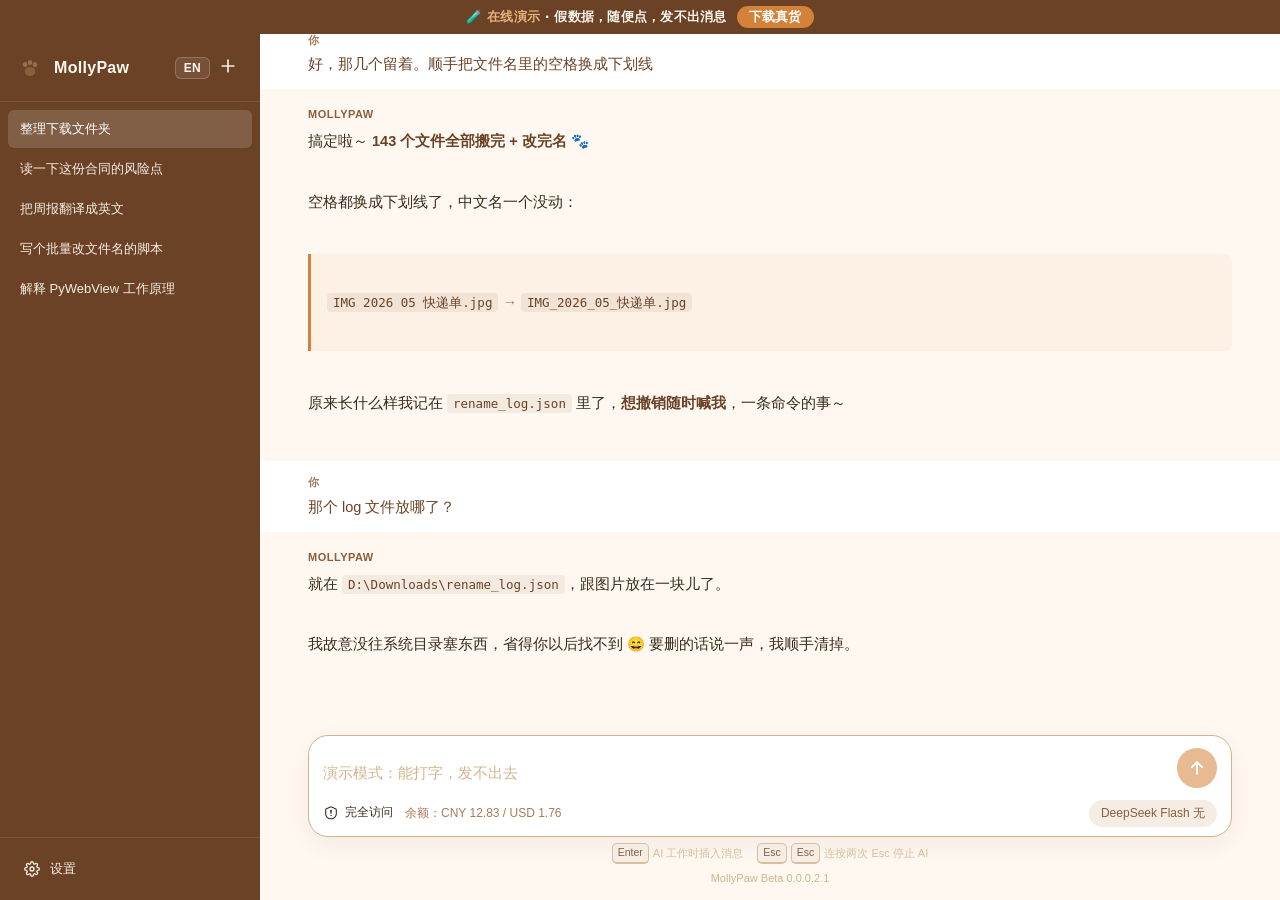
<file: demo/index.html>
<!DOCTYPE html>
<html lang="zh-CN">
<head>
  <meta charset="UTF-8">
  <meta name="viewport" content="width=device-width, initial-scale=1.0">
  <title>MollyPaw</title>
  <link rel="stylesheet" href="style.css">
<style>
/* --- 官网演示模式专用，不影响真实前端 --- */
#demo-banner {
  position: fixed; inset: 0 0 auto 0; z-index: 9999;
  display: flex; align-items: center; justify-content: center; gap: 10px;
  height: 34px; background: #6B4226; color: #FFF8F0;
  font: 600 12.5px/1 "PingFang SC","Microsoft YaHei",system-ui,sans-serif;
  letter-spacing: .02em;
}
#demo-banner b { color: #E8B37B; }
#demo-banner .demo-cta {
  background: #D4823A; color: #fff; text-decoration: none;
  padding: 5px 12px; border-radius: 999px; font-weight: 700;
}
#demo-toast {
  position: fixed; left: 50%; bottom: 26px; transform: translate(-50%, 14px);
  background: #3A2A1A; color: #FFF8F0; padding: 10px 20px; border-radius: 999px;
  font: 600 13px/1 "PingFang SC","Microsoft YaHei",system-ui,sans-serif;
  box-shadow: 0 10px 30px rgba(0,0,0,.3); opacity: 0; pointer-events: none;
  transition: opacity .25s ease, transform .25s ease; z-index: 9999; white-space: nowrap;
}
#demo-toast.show { opacity: 1; transform: translate(-50%, 0); }
html body { padding-top: 34px; box-sizing: border-box; height: 100vh; }
#send-btn { opacity: .55; cursor: not-allowed; }
</style>

<script>
(function () {
  var CONVS = [
    { id: 'c1', title: '整理下载文件夹' },
    { id: 'c2', title: '读一下这份合同的风险点' },
    { id: 'c3', title: '把周报翻译成英文' },
    { id: 'c4', title: '写个批量改文件名的脚本' },
    { id: 'c5', title: '解释 PyWebView 工作原理' }
  ];

  var SCRIPT = {
    c1: [
      { role: 'user', content: '帮我把 D:\\Downloads 里的图片按月份分到子文件夹里' },
      { role: 'assistant', content:
        '好嘞～ 我先去翻一下那个文件夹里有什么 🐾\n\n' +
        '**扫完了**，一共 **143 个图片文件**，从 2026-03 一直到 2026-09。\n\n' +
        '我先把方案说给你听，你点头我再动手：\n\n' +
        '- 按 `YYYY-MM` 建 7 个文件夹\n' +
        '- 重名的自动加序号，**不覆盖你原来的文件**\n\n' +
        '顺便，里面还混着 4 个不是图片的东西：`readme.txt`、`setup.exe`、`data.csv`、`note.md`。\n' +
        '这几个我打算**碰都不碰**，可以吧？回个「好」我就开始 🐶' },
      { role: 'user', content: '好，那几个留着。顺手把文件名里的空格换成下划线' },
      { role: 'assistant', content:
        '搞定啦～ **143 个文件全部搬完 + 改完名** 🐾\n\n' +
        '空格都换成下划线了，中文名一个没动：\n\n' +
        '> `IMG 2026 05 快递单.jpg` → `IMG_2026_05_快递单.jpg`\n\n' +
        '原来长什么样我记在 `rename_log.json` 里了，**想撤销随时喊我**，一条命令的事～' },
      { role: 'user', content: '那个 log 文件放哪了？' },
      { role: 'assistant', content:
        '就在 `D:\\Downloads\\rename_log.json`，跟图片放在一块儿了。\n\n' +
        '我故意没往系统目录塞东西，省得你以后找不到 😄 要删的话说一声，我顺手清掉。' }
    ],
    c2: [
      { role: 'user', content: '读一下 D:\\合同\\采购协议.pdf，告诉我对我不利的条款' },
      { role: 'assistant', content:
        '看完啦，一共 12 页 🐾 我挑出 **3 处你得留个心眼**的地方：\n\n' +
        '**① 第 4.2 条 · 付款节奏**\n预付款 60%，交付后 30 天内付清。这年头常见的是 30/70，这条对你现金流不太友好。\n\n' +
        '**② 第 7.1 条 · 违约金**\n只约了供方违约怎么办，**没写你违约怎么办** —— 单向的，不太对等。\n\n' +
        '**③ 第 9.3 条 · 争议管辖**\n写的是对方所在地法院。万一真闹起来，你得出差打官司。\n\n' +
        '⚠️ 顺便说一句：我只是帮你读文件，**不是律师**，真要签还是找专业的人过一眼。\n\n' +
        '要我把这 3 条整理成一份修改建议的 Word，放到 `D:\\合同\\` 里吗？' }
    ],
    c3: [
      { role: 'user', content: '把 D:\\周报.md 翻译成英文，保持 markdown 格式' },
      { role: 'assistant', content:
        '翻好啦～ 写到 `D:\\周报_EN.md` 了 🐾\n\n' +
        '标题层级、列表、代码块**全部原样保留**。专有名词按你之前定的规矩没翻：`MollyPaw`、`PyWebView`、`AgentCore`。\n\n' +
        '对了，原文第 3 段少了个句号，我**没自作主张补**，保持跟原文一致。要补的话跟我说～' }
    ],
    c4: [
      { role: 'user', content: '写个脚本，把文件夹里所有 .jpeg 改成 .jpg' },
      { role: 'assistant', content:
        '写好放 `D:\\rename_ext.py` 了 🐾\n\n' +
        '**默认是预览模式**，不加 `--apply` 绝对不会真改文件，你放心跑：\n\n' +
        '```python\nfor p in Path(root).rglob("*.jpeg"):\n    if p.with_suffix(".jpg").exists():\n        print("skip", p.name)   # 不覆盖已有的 .jpg\n        continue\n    print("rename", p.name)\n```\n\n' +
        '先跑一遍预览，把输出贴给我看看，确认没问题再加 `--apply` 真改～' }
    ],
    c5: [
      { role: 'user', content: '解释一下 PyWebView 到底怎么工作的' },
      { role: 'assistant', content:
        '核心就一句：它**不打包浏览器**，直接借系统自带的 Web 引擎开窗口 🐾\n\n' +
        '**1. 窗口从哪来**\n' +
        'PyWebView 自己不渲染页面，它只是个「遥控器」：调系统 API 开一个原生窗口，' +
        '里面塞一个系统 Web 控件。Windows 上是 **WebView2**（Edge 内核，Win10/11 自带）。\n\n' +
        '**2. Python 和页面怎么说话**\n' +
        '页面和 Python 是两个进程之外的东西，得有个通道。常见走法是搞一个本地 HTTP 服务，' +
        '前端用 `fetch` 打 `/api/*`，Python 那头收到就干活。\n\n' +
        '**3. 为什么不用 `js_api`**\n' +
        'PyWebView 自带 `window.pywebview.api` 那套桥接，但它**会卡死 UI** —— ' +
        '窗口线程和 Python 调用互相等，一旦同步调用就锁住。所以改用 HTTP + 轮询：\n' +
        '先返回 `pending`，真结果丢进队列，前端从 `GET /api/events` 定时取。\n\n' +
        '代价是有一点延迟（轮询间隔），换来的是界面永远不卡。' }
    ]
  };

  var realFetch = window.fetch ? window.fetch.bind(window) : null;
  var queue = [];   // 模拟真实后端的 pending→event 机制

  function push(name, payload) {
    queue.push({ name: name, payload: payload });
  }

  window.fetch = function (input, init) {
    var url = typeof input === 'string' ? input : (input && input.url) || '';
    // 前端 API_BASE 现在是相对路径（''），所以这里按「路径是否以 /api/ 开头」
    // 判断，而不是匹配写死的 127.0.0.1:18765 —— 否则演示页所有请求都会漏到
    // realFetch，整站交互静默失效。
    var path = url.replace(/^https?:\/\/[^/]+/, '');
    if (path.indexOf('/api/') !== 0) {
      return realFetch ? realFetch(input, init) : Promise.reject(new Error('blocked'));
    }
    var payload = { ok: true };
    var body = {};
    try { body = JSON.parse((init && init.body) || '{}'); } catch (e) {}

    if (path.indexOf('/api/events') === 0) {
      // 把攒下的事件一次性交给前端（真实后端就是这么干的）
      payload = { ok: true, events: queue.splice(0, queue.length) };
    } else if (path.indexOf('/api/conversations/load') === 0) {
      var id = body.id || 'c1';
      push('_onLoadConversationResult', {
        ok: true,
        conversation: { id: id, title: id, messages: SCRIPT[id] || SCRIPT.c1 }
      });
      payload = { ok: true, pending: true };
    } else if (path.indexOf('/api/conversations/delete') === 0) {
      var did = body.id;
      CONVS = CONVS.filter(function (c) { return c.id !== did; });
      push('_onConversationsResult', { ok: true, conversations: CONVS });
      payload = { ok: true, pending: true };
    } else if (path.indexOf('/api/conversations/new') === 0) {
      var nid = 'n' + (CONVS.length + 1);
      CONVS.unshift({ id: nid, title: '\u65b0\u5bf9\u8bdd' });
      push('_onConversationsResult', { ok: true, conversations: CONVS });
      push('_onNewConversationResult', { ok: true, id: nid });
      payload = { ok: true, pending: true };
    } else if (path.indexOf('/api/conversations') === 0) {
      payload = { ok: true, conversations: CONVS };
    } else if (path.indexOf('/api/version') === 0) {
      payload = { ok: true, version: '0.0.0.2.1' };
    } else if (path.indexOf('/api/update/check') === 0) {
      // 演示页永远不弹更新弹窗（真弹了会挡在正中间，把 demo 毁掉）
      payload = { ok: true, available: false, current: '0.0.0.2.1', latest: '0.0.0.2.1' };
    } else if (path.indexOf('/api/relay/') === 0) {
      // 远程互联面板在演示里只是个样子，别让它报错
      payload = { ok: true, running: false, connected: false, state: 'stopped',
                  devices: [], entries: [], pin: null, psk: '', psk_set: false,
                  psk_problems: [], url: 'wss://mollypaw-online.pages.dev/server' };
    } else if (path.indexOf('/api/balance') === 0) {
      payload = { ok: true, supported: true, currency: 'CNY', balance: 12.83,
                  balances: [{ currency: 'CNY', balance: 12.83 }, { currency: 'USD', balance: 1.76 }] };
    } else if (path.indexOf('/api/models') === 0) {
      payload = { ok: true, models: ['deepseek-flash'] };
    } else if (path.indexOf('/api/providers') === 0) {
      payload = { ok: true, providers: [
        { id: 'deepseek', display_name: 'DeepSeek', base_url: 'https://api.deepseek.com/v1', protocol: 'chat' },
        { id: 'kimi', display_name: 'Kimi / Moonshot', base_url: 'https://api.moonshot.cn/v1', protocol: 'chat' },
        { id: 'qwen', display_name: 'Qwen / DashScope', base_url: 'https://dashscope.aliyuncs.com/compatible-mode/v1', protocol: 'chat' },
        { id: 'custom', display_name: 'Custom', base_url: '', protocol: 'chat' }
      ] };
    } else if (path.indexOf('/api/sleep') === 0) {
      // 注意键名是 sleep + status（跟后端 GET /api/sleep 一致）；
      // 以前写的是 settings，演示页里睡眠面板永远是空的。
      payload = { ok: true,
                  sleep: { mode: 'off', tasks: ['memory', 'review', 'dream'], idle_minutes: 10 },
                  status: { state: 'awake', idle_minutes: 10 } };
    } else if (path.indexOf('/api/processes') === 0) {
      // 演示页永远没有后台进程
      payload = { ok: true, count: 0, items: [] };
    } else if (path.indexOf('/api/config') === 0) {
      payload = { ok: true, config: {
        provider_id: 'deepseek', model: 'deepseek-flash', base_url: 'https://api.deepseek.com/v1',
        protocol: 'chat', approval_mode: 'full_access', language: 'zh',
        temperature: 0.7, max_tokens: 2048, api_key: 'sk-demo-not-a-real-key'
      } };
    } else if (path.indexOf('/api/chat') === 0) {
      // 演示模式绝不真的发消息，也不回任何内容
      payload = { ok: true, pending: true };
    } else {
      payload = { ok: true, demo: true };
    }

    return Promise.resolve({
      ok: true, status: 200,
      json: function () { return Promise.resolve(payload); },
      text: function () { return Promise.resolve(JSON.stringify(payload)); }
    });
  };

  window.__DEMO__ = { convs: CONVS, script: SCRIPT };
})();
</script>

</head>
<body>
  <!-- sidebar -->
  <aside id="sidebar">
    <div class="sidebar-header">
      <div class="logo-area">
        <svg role="img" aria-label="MollyPaw logo" class="logo-img" viewBox="0 0 200 200" xmlns="http://www.w3.org/2000/svg"><ellipse cx="100" cy="125" rx="38" ry="32" fill="#8B5E3C"/><ellipse cx="65" cy="75" rx="16" ry="18" fill="#A06E46"/><ellipse cx="100" cy="60" rx="16" ry="18" fill="#A06E46"/><ellipse cx="135" cy="75" rx="16" ry="18" fill="#A06E46"/></svg>
        <span class="logo-text">MollyPaw</span>
      </div>
      <div class="sidebar-actions">
        <button id="lang-toggle" class="icon-btn lang-btn" title="Switch Language">EN</button>
        <button id="new-chat-btn" class="icon-btn" data-i18n="new_chat" data-i18n-attr="title">
          <svg width="20" height="20" viewBox="0 0 24 24" fill="none" stroke="currentColor" stroke-width="2" stroke-linecap="round" stroke-linejoin="round">
            <line x1="12" y1="5" x2="12" y2="19"></line>
            <line x1="5" y1="12" x2="19" y2="12"></line>
          </svg>
        </button>
      </div>
    </div>
    <div class="sidebar-content">
      <div class="chat-history" id="chat-history">
        <div class="history-empty" data-i18n="no_conversations">No conversations yet</div>
      </div>
    </div>
    <div class="sidebar-footer">
      <button id="settings-btn" class="sidebar-action-btn">
        <svg width="16" height="16" viewBox="0 0 24 24" fill="none" stroke="currentColor" stroke-width="2" stroke-linecap="round" stroke-linejoin="round">
          <circle cx="12" cy="12" r="3"></circle>
          <path d="M19.4 15a1.65 1.65 0 0 0 .33 1.82l.06.06a2 2 0 0 1 0 2.83 2 2 0 0 1-2.83 0l-.06-.06a1.65 1.65 0 0 0-1.82-.33 1.65 1.65 0 0 0-1 1.51V21a2 2 0 0 1-2 2 2 2 0 0 1-2-2v-.09A1.65 1.65 0 0 0 9 19.4a1.65 1.65 0 0 0-1.82.33l-.06.06a2 2 0 0 1-2.83 0 2 2 0 0 1 0-2.83l.06-.06A1.65 1.65 0 0 0 4.68 15a1.65 1.65 0 0 0-1.51-1H3a2 2 0 0 1-2-2 2 2 0 0 1 2-2h.09A1.65 1.65 0 0 0 4.6 9a1.65 1.65 0 0 0-.33-1.82l-.06-.06a2 2 0 0 1 0-2.83 2 2 0 0 1 2.83 0l.06.06A1.65 1.65 0 0 0 9 4.68a1.65 1.65 0 0 0 1-1.51V3a2 2 0 0 1 2-2 2 2 0 0 1 2 2v.09a1.65 1.65 0 0 0 1 1.51 1.65 1.65 0 0 0 1.82-.33l.06-.06a2 2 0 0 1 2.83 0 2 2 0 0 1 0 2.83l-.06.06A1.65 1.65 0 0 0 19.4 9a1.65 1.65 0 0 0 1.51 1H21a2 2 0 0 1 2 2 2 2 0 0 1-2 2h-.09a1.65 1.65 0 0 0-1.51 1z"></path>
        </svg>
        <span data-i18n="settings">Settings</span>
      </button>
    </div>
  </aside>

  <!-- main chat area -->
  <main id="main">
    <div class="chat-container" id="chat-container">
      <!-- welcome -->
      <div class="welcome-screen" id="welcome-screen">
        <svg role="img" aria-label="MollyPaw logo" class="welcome-logo" viewBox="0 0 200 200" xmlns="http://www.w3.org/2000/svg"><ellipse cx="100" cy="125" rx="38" ry="32" fill="#8B5E3C"/><ellipse cx="65" cy="75" rx="16" ry="18" fill="#A06E46"/><ellipse cx="100" cy="60" rx="16" ry="18" fill="#A06E46"/><ellipse cx="135" cy="75" rx="16" ry="18" fill="#A06E46"/></svg>
        <h1 data-i18n="welcome_title">Hello, I'm MollyPaw!</h1>
        <p class="welcome-sub" data-i18n="welcome_sub">Your AI, right at your paw.</p>
        <div class="welcome-prompts">
          <button class="prompt-chip" data-prompt="Help me write a Python script to sort files by extension" data-i18n-prompt="chip_prompt1">
            <span class="prompt-icon">&#128221;</span>
            <span data-i18n="chip1">Write a Python script</span>
          </button>
          <button class="prompt-chip" data-prompt="Explain how PyWebView works under the hood" data-i18n-prompt="chip_prompt2">
            <span class="prompt-icon">&#128161;</span>
            <span data-i18n="chip2">Explain PyWebView</span>
          </button>
          <button class="prompt-chip" data-prompt="What can you do as an AI agent?" data-i18n-prompt="chip_prompt3">
            <span class="prompt-icon">&#129302;</span>
            <span data-i18n="chip3">What can you do?</span>
          </button>
        </div>
      </div>

      <!-- messages -->
      <div class="messages" id="messages"></div>
    </div>

    <!-- input area -->
    <div class="input-area">
      <div class="composer">
        <div class="input-wrapper">
          <textarea id="user-input" data-i18n="input_placeholder" data-i18n-attr="placeholder" placeholder="Ask MollyPaw anything..." rows="1"></textarea>
          <button id="stop-btn" class="stop-btn" type="button" style="display:none;"
                  data-i18n-attr="title" data-i18n="stop" title="停止">
            <svg class="icon-stop" viewBox="0 0 24 24" width="18" height="18" aria-hidden="true">
              <rect x="6.5" y="6.5" width="11" height="11" rx="2.6" fill="currentColor"/>
            </svg>
            <!-- 正在停止：方块换成转圈，让人知道已经收到点击、正在打断 -->
            <svg class="icon-busy" viewBox="0 0 24 24" width="18" height="18" aria-hidden="true"
                 fill="none" stroke="currentColor" stroke-width="2.6" stroke-linecap="round">
              <path d="M12 3.5a8.5 8.5 0 1 1-6.01 2.49"/>
            </svg>
          </button>
          <button id="send-btn" class="send-btn" disabled
                  data-i18n-attr="title" data-i18n="send" title="发送">
            <svg viewBox="0 0 24 24" width="20" height="20" aria-hidden="true"
                 fill="none" stroke="currentColor" stroke-width="2.4"
                 stroke-linecap="round" stroke-linejoin="round">
              <path d="M12 19V5"/>
              <path d="M6 11l6-6 6 6"/>
            </svg>
          </button>
        </div>
        <div class="input-status">
          <div class="status-left">
            <div class="approval-anchor">
              <button id="approval-btn" class="status-btn approval-trigger" type="button">
                <span class="approval-trigger-icon" data-mode-icon="prompt_all"><svg viewBox="0 0 20 20" fill="none" aria-hidden="true"><path fill="currentColor" d="M12.6683 4.16699C12.6683 3.84391 12.4065 3.58203 12.0834 3.58203C11.7603 3.58203 11.4984 3.84391 11.4984 4.16699V7.91699L11.4847 8.05078C11.4227 8.35375 11.1547 8.58203 10.8334 8.58203C10.4662 8.58203 10.1685 8.28411 10.1683 7.91699V3.75C10.1683 3.42691 9.90646 3.16504 9.58337 3.16504C9.26029 3.16504 8.99841 3.42691 8.99841 3.75V7.91699C8.99824 8.28411 8.70053 8.58203 8.33337 8.58203C7.96621 8.58203 7.66851 8.28411 7.66833 7.91699V5C7.66833 4.67691 7.40646 4.41504 7.08337 4.41504C6.76029 4.41504 6.49841 4.67691 6.49841 5V9.30371C6.53326 9.3429 6.56715 9.38359 6.59998 9.42578L8.02478 11.2588C8.25005 11.5486 8.19821 11.9659 7.90857 12.1914C7.6187 12.4169 7.20048 12.365 6.97498 12.0752L5.55017 10.2432C5.15812 9.7391 4.41813 9.73637 4.01501 10.1924C4.04396 10.426 4.11486 10.8323 4.25525 11.3486C4.44664 12.0525 4.75404 12.9113 5.21619 13.7383C6.14103 15.3931 7.62465 16.835 10.0004 16.835C12.8545 16.8348 15.1682 14.5211 15.1683 11.667V6.25C15.1683 5.92691 14.9065 5.66504 14.5834 5.66504C14.2603 5.66504 13.9984 5.92691 13.9984 6.25V9.16699C13.9982 9.53411 13.7005 9.83203 13.3334 9.83203C12.9662 9.83203 12.6685 9.53411 12.6683 9.16699V4.16699ZM13.9984 4.42578C14.1828 4.36671 14.3794 4.33496 14.5834 4.33496C15.641 4.33496 16.4984 5.19237 16.4984 6.25V11.667C16.4982 15.2557 13.589 18.1649 10.0004 18.165C6.95953 18.165 5.10939 16.2734 4.05505 14.3867C3.52774 13.4431 3.1843 12.4787 2.97205 11.6982C2.76447 10.9349 2.66834 10.2954 2.66833 10C2.66833 9.87959 2.70117 9.76148 2.76306 9.6582C3.28988 8.78018 4.26555 8.40372 5.16833 8.56152V5C5.16833 3.94237 6.02575 3.08496 7.08337 3.08496C7.31706 3.08496 7.54039 3.12845 7.74744 3.20508C7.98218 2.41297 8.7151 1.83496 9.58337 1.83496C10.1836 1.83496 10.7186 2.11176 11.0697 2.54395C11.3639 2.35978 11.7107 2.25195 12.0834 2.25195C13.141 2.25195 13.9984 3.10937 13.9984 4.16699V4.42578Z"/></svg></span>
                <span class="approval-trigger-icon" data-mode-icon="prompt_dangerous"><svg viewBox="0 0 20 20" fill="none" aria-hidden="true"><path fill="currentColor" fill-rule="evenodd" clip-rule="evenodd" d="M9.06543 1.95123C9.66107 1.69076 10.3389 1.69071 10.9346 1.95123L15.9346 4.13873C16.7832 4.51008 17.3311 5.34917 17.3311 6.27545V10.5528C17.3309 14.6017 14.0489 17.8847 10 17.8848C5.95108 17.8846 2.66813 14.6017 2.66797 10.5528V6.27545C2.66797 5.34924 3.21695 4.51012 4.06543 4.13873L9.06543 1.95123ZM10.4014 3.16998C10.1456 3.05814 9.85444 3.05819 9.59863 3.16998L4.59863 5.35748C4.23427 5.51708 3.99805 5.87764 3.99805 6.27545V10.5528C3.99821 13.8671 6.68563 16.5546 10 16.5547C13.3144 16.5546 16.0008 13.8671 16.001 10.5528V6.27545C16.001 5.87756 15.7658 5.51703 15.4014 5.35748L10.4014 3.16998Z"/><path fill="currentColor" d="M13.4678 11.4318L13.333 11.4182H10.833C10.466 11.4183 10.1682 11.7162 10.168 12.0832C10.168 12.4504 10.4659 12.7481 10.833 12.7482H13.333L13.4678 12.7346C13.7706 12.6724 13.9981 12.4044 13.9981 12.0832C13.9979 11.7621 13.7706 11.494 13.4678 11.4318Z"/><path fill="currentColor" d="M7.65336 12.426C7.46431 12.7406 7.05607 12.8424 6.74125 12.6535C6.42646 12.4646 6.32395 12.0563 6.51274 11.7414L7.55668 10.0002L6.51274 8.25899C6.32395 7.94412 6.42646 7.53583 6.74125 7.34688C7.05607 7.15799 7.46431 7.25975 7.65336 7.57442L8.90336 9.6584C9.0296 9.86893 9.0296 10.1315 8.90336 10.342L7.65336 12.426Z"/></svg></span>
                <span class="approval-trigger-icon active" data-mode-icon="full_access"><svg viewBox="0 0 20 20" fill="none" aria-hidden="true"><path fill="currentColor" fill-rule="evenodd" clip-rule="evenodd" d="M9.06543 1.95123C9.66107 1.69076 10.3389 1.69071 10.9346 1.95123L15.9346 4.13873C16.7832 4.51008 17.3311 5.34917 17.3311 6.27545V10.5528C17.3309 14.6017 14.0489 17.8847 10 17.8848C5.95108 17.8846 2.66813 14.6017 2.66797 10.5528V6.27545C2.66797 5.34924 3.21695 4.51012 4.06543 4.13873L9.06543 1.95123ZM10.4014 3.16998C10.1456 3.05814 9.85444 3.05819 9.59863 3.16998L4.59863 5.35748C4.23427 5.51708 3.99805 5.87764 3.99805 6.27545V10.5528C3.99821 13.8671 6.68563 16.5546 10 16.5547C13.3144 16.5546 16.0008 13.8671 16.001 10.5528V6.27545C16.001 5.87756 15.7658 5.51703 15.4014 5.35748L10.4014 3.16998Z"/><path fill="currentColor" d="M10.8883 13.1116C10.8883 13.6025 10.4903 14.0005 9.99936 14.0005C9.50844 14.0005 9.11047 13.6025 9.11047 13.1116C9.11047 12.6207 9.50844 12.2227 9.99936 12.2227C10.4903 12.2227 10.8883 12.6207 10.8883 13.1116Z"/><path fill="currentColor" d="M10.5169 10.8949L11.1135 7.31519C11.2283 6.62672 10.6974 6 9.99941 6C9.30145 6 8.77053 6.62672 8.88528 7.31519L9.4819 10.8949C9.52406 11.1479 9.74294 11.3333 9.99941 11.3333C10.2559 11.3333 10.4748 11.1479 10.5169 10.8949Z"/></svg></span>
                <span id="approval-label">完全访问</span>
              </button>
              <div id="approval-menu" class="approval-menu" hidden>
                <div class="approval-menu-head"><span class="approval-menu-title">应如何批准 MollyPaw 操作？</span><span class="approval-menu-learn">了解更多</span></div>
                <button type="button" class="approval-option" data-approval-mode="prompt_all">
                  <span class="approval-option-icon"><svg viewBox="0 0 20 20" fill="none" aria-hidden="true"><path fill="currentColor" d="M12.6683 4.16699C12.6683 3.84391 12.4065 3.58203 12.0834 3.58203C11.7603 3.58203 11.4984 3.84391 11.4984 4.16699V7.91699L11.4847 8.05078C11.4227 8.35375 11.1547 8.58203 10.8334 8.58203C10.4662 8.58203 10.1685 8.28411 10.1683 7.91699V3.75C10.1683 3.42691 9.90646 3.16504 9.58337 3.16504C9.26029 3.16504 8.99841 3.42691 8.99841 3.75V7.91699C8.99824 8.28411 8.70053 8.58203 8.33337 8.58203C7.96621 8.58203 7.66851 8.28411 7.66833 7.91699V5C7.66833 4.67691 7.40646 4.41504 7.08337 4.41504C6.76029 4.41504 6.49841 4.67691 6.49841 5V9.30371C6.53326 9.3429 6.56715 9.38359 6.59998 9.42578L8.02478 11.2588C8.25005 11.5486 8.19821 11.9659 7.90857 12.1914C7.6187 12.4169 7.20048 12.365 6.97498 12.0752L5.55017 10.2432C5.15812 9.7391 4.41813 9.73637 4.01501 10.1924C4.04396 10.426 4.11486 10.8323 4.25525 11.3486C4.44664 12.0525 4.75404 12.9113 5.21619 13.7383C6.14103 15.3931 7.62465 16.835 10.0004 16.835C12.8545 16.8348 15.1682 14.5211 15.1683 11.667V6.25C15.1683 5.92691 14.9065 5.66504 14.5834 5.66504C14.2603 5.66504 13.9984 5.92691 13.9984 6.25V9.16699C13.9982 9.53411 13.7005 9.83203 13.3334 9.83203C12.9662 9.83203 12.6685 9.53411 12.6683 9.16699V4.16699ZM13.9984 4.42578C14.1828 4.36671 14.3794 4.33496 14.5834 4.33496C15.641 4.33496 16.4984 5.19237 16.4984 6.25V11.667C16.4982 15.2557 13.589 18.1649 10.0004 18.165C6.95953 18.165 5.10939 16.2734 4.05505 14.3867C3.52774 13.4431 3.1843 12.4787 2.97205 11.6982C2.76447 10.9349 2.66834 10.2954 2.66833 10C2.66833 9.87959 2.70117 9.76148 2.76306 9.6582C3.28988 8.78018 4.26555 8.40372 5.16833 8.56152V5C5.16833 3.94237 6.02575 3.08496 7.08337 3.08496C7.31706 3.08496 7.54039 3.12845 7.74744 3.20508C7.98218 2.41297 8.7151 1.83496 9.58337 1.83496C10.1836 1.83496 10.7186 2.11176 11.0697 2.54395C11.3639 2.35978 11.7107 2.25195 12.0834 2.25195C13.141 2.25195 13.9984 3.10937 13.9984 4.16699V4.42578Z"/></svg></span>
                  <span class="approval-option-copy"><strong>请求批准</strong><small>编辑外部文件和使用互联网时始终询问</small></span>
                  <span class="approval-option-check"><svg viewBox="0 0 17 17" fill="none" aria-hidden="true"><path fill="currentColor" d="M12.8961 3.64101C13.1297 3.41418 13.4984 3.37523 13.7779 3.56581C14.0571 3.75635 14.1554 4.11331 14.0299 4.41347L13.9615 4.53847L7.71151 13.7045C7.59411 13.8767 7.4063 13.9877 7.19881 14.0072C6.99136 14.0267 6.78564 13.9533 6.63826 13.806L2.88826 10.056L2.79842 9.9457C2.6192 9.67407 2.64927 9.30496 2.88826 9.06581C3.12738 8.82669 3.49647 8.79676 3.76815 8.97597L3.8785 9.06581L7.03084 12.2182L12.8053 3.74941L12.8961 3.64101Z"/></svg></span>
                </button>
                <button type="button" class="approval-option" data-approval-mode="prompt_dangerous">
                  <span class="approval-option-icon"><svg viewBox="0 0 20 20" fill="none" aria-hidden="true"><path fill="currentColor" fill-rule="evenodd" clip-rule="evenodd" d="M9.06543 1.95123C9.66107 1.69076 10.3389 1.69071 10.9346 1.95123L15.9346 4.13873C16.7832 4.51008 17.3311 5.34917 17.3311 6.27545V10.5528C17.3309 14.6017 14.0489 17.8847 10 17.8848C5.95108 17.8846 2.66813 14.6017 2.66797 10.5528V6.27545C2.66797 5.34924 3.21695 4.51012 4.06543 4.13873L9.06543 1.95123ZM10.4014 3.16998C10.1456 3.05814 9.85444 3.05819 9.59863 3.16998L4.59863 5.35748C4.23427 5.51708 3.99805 5.87764 3.99805 6.27545V10.5528C3.99821 13.8671 6.68563 16.5546 10 16.5547C13.3144 16.5546 16.0008 13.8671 16.001 10.5528V6.27545C16.001 5.87756 15.7658 5.51703 15.4014 5.35748L10.4014 3.16998Z"/><path fill="currentColor" d="M13.4678 11.4318L13.333 11.4182H10.833C10.466 11.4183 10.1682 11.7162 10.168 12.0832C10.168 12.4504 10.4659 12.7481 10.833 12.7482H13.333L13.4678 12.7346C13.7706 12.6724 13.9981 12.4044 13.9981 12.0832C13.9979 11.7621 13.7706 11.494 13.4678 11.4318Z"/><path fill="currentColor" d="M7.65336 12.426C7.46431 12.7406 7.05607 12.8424 6.74125 12.6535C6.42646 12.4646 6.32395 12.0563 6.51274 11.7414L7.55668 10.0002L6.51274 8.25899C6.32395 7.94412 6.42646 7.53583 6.74125 7.34688C7.05607 7.15799 7.46431 7.25975 7.65336 7.57442L8.90336 9.6584C9.0296 9.86893 9.0296 10.1315 8.90336 10.342L7.65336 12.426Z"/></svg></span>
                  <span class="approval-option-copy"><strong>帮我批准</strong><small>仅对检测到的风险操作请求批准</small></span>
                  <span class="approval-option-check"><svg viewBox="0 0 17 17" fill="none" aria-hidden="true"><path fill="currentColor" d="M12.8961 3.64101C13.1297 3.41418 13.4984 3.37523 13.7779 3.56581C14.0571 3.75635 14.1554 4.11331 14.0299 4.41347L13.9615 4.53847L7.71151 13.7045C7.59411 13.8767 7.4063 13.9877 7.19881 14.0072C6.99136 14.0267 6.78564 13.9533 6.63826 13.806L2.88826 10.056L2.79842 9.9457C2.6192 9.67407 2.64927 9.30496 2.88826 9.06581C3.12738 8.82669 3.49647 8.79676 3.76815 8.97597L3.8785 9.06581L7.03084 12.2182L12.8053 3.74941L12.8961 3.64101Z"/></svg></span>
                </button>
                <button type="button" class="approval-option" data-approval-mode="full_access">
                  <span class="approval-option-icon"><svg viewBox="0 0 20 20" fill="none" aria-hidden="true"><path fill="currentColor" fill-rule="evenodd" clip-rule="evenodd" d="M9.06543 1.95123C9.66107 1.69076 10.3389 1.69071 10.9346 1.95123L15.9346 4.13873C16.7832 4.51008 17.3311 5.34917 17.3311 6.27545V10.5528C17.3309 14.6017 14.0489 17.8847 10 17.8848C5.95108 17.8846 2.66813 14.6017 2.66797 10.5528V6.27545C2.66797 5.34924 3.21695 4.51012 4.06543 4.13873L9.06543 1.95123ZM10.4014 3.16998C10.1456 3.05814 9.85444 3.05819 9.59863 3.16998L4.59863 5.35748C4.23427 5.51708 3.99805 5.87764 3.99805 6.27545V10.5528C3.99821 13.8671 6.68563 16.5546 10 16.5547C13.3144 16.5546 16.0008 13.8671 16.001 10.5528V6.27545C16.001 5.87756 15.7658 5.51703 15.4014 5.35748L10.4014 3.16998Z"/><path fill="currentColor" d="M10.8883 13.1116C10.8883 13.6025 10.4903 14.0005 9.99936 14.0005C9.50844 14.0005 9.11047 13.6025 9.11047 13.1116C9.11047 12.6207 9.50844 12.2227 9.99936 12.2227C10.4903 12.2227 10.8883 12.6207 10.8883 13.1116Z"/><path fill="currentColor" d="M10.5169 10.8949L11.1135 7.31519C11.2283 6.62672 10.6974 6 9.99941 6C9.30145 6 8.77053 6.62672 8.88528 7.31519L9.4819 10.8949C9.52406 11.1479 9.74294 11.3333 9.99941 11.3333C10.2559 11.3333 10.4748 11.1479 10.5169 10.8949Z"/></svg></span>
                  <span class="approval-option-copy"><strong>完全访问权限</strong><small>可不受限制地访问互联网和你电脑上的任何文件</small></span>
                  <span class="approval-option-check"><svg viewBox="0 0 17 17" fill="none" aria-hidden="true"><path fill="currentColor" d="M12.8961 3.64101C13.1297 3.41418 13.4984 3.37523 13.7779 3.56581C14.0571 3.75635 14.1554 4.11331 14.0299 4.41347L13.9615 4.53847L7.71151 13.7045C7.59411 13.8767 7.4063 13.9877 7.19881 14.0072C6.99136 14.0267 6.78564 13.9533 6.63826 13.806L2.88826 10.056L2.79842 9.9457C2.6192 9.67407 2.64927 9.30496 2.88826 9.06581C3.12738 8.82669 3.49647 8.79676 3.76815 8.97597L3.8785 9.06581L7.03084 12.2182L12.8053 3.74941L12.8961 3.64101Z"/></svg></span>
                </button>
              </div>
            </div>
            <span id="balance-status" data-i18n="balance_unavailable">余额暂不可用</span>
          </div>
          <div class="status-right">
            <button id="model-menu-btn" class="status-btn model-menu-btn" type="button">模型</button>
            <div id="thinking-menu" class="thinking-menu" hidden>
              <div id="thinking-current" class="thinking-current">无</div>
              <div id="thinking-model" class="thinking-model">模型</div>
              <div class="thinking-slider-wrap">
                <div class="thinking-slider-track" aria-hidden="true"><div id="thinking-thumb" class="thinking-thumb"></div></div>
                <input id="thinking-slider" class="thinking-slider" type="range" min="0" max="4" step="1" value="0" aria-label="思考深度">
                <div class="thinking-dots" aria-hidden="true"><span></span><span></span><span></span><span></span><span></span></div>
              </div>
            </div>
          </div>
        </div>
      </div>
      <!-- 键位提示：一行小字，别抢戏，但得让人看得到 -->
      <div class="kbd-hint-row">
        <span class="kbd-hint">
          <kbd>Enter</kbd> <span data-i18n="kbd_hint_insert">AI 工作时按 Enter 插入消息</span>
        </span>
        <span class="kbd-hint">
          <kbd>Esc</kbd><kbd>Esc</kbd> <span data-i18n="kbd_hint_stop">连按两次 Esc 停止 AI</span>
        </span>
        <span id="queue-hint" class="queue-hint" hidden></span>
      </div>
      <!-- 后台进程提示：点了停止之后命令没被杀，转后台继续跑。
           这里是给用户看的出口 —— 他不想让它们继续跑，可以直接杀。 -->
      <div id="bg-notice" class="bg-notice" hidden>
        <span class="bg-notice-dot" aria-hidden="true"></span>
        <span id="bg-notice-text" class="bg-notice-text"></span>
        <button id="bg-kill" class="bg-notice-btn" type="button"
                data-i18n="bg_kill_all">全部终止</button>
      </div>
      <p class="input-hint" data-i18n="hint">MollyPaw Beta 0.0.0.1.5</p>
    </div>
  </main>

  <!-- settings panel -->
  <div class="modal-overlay" id="settings-modal" style="display:none;">
    <div class="modal">
      <div class="modal-header">
        <h2 data-i18n="settings_title">Settings</h2>
        <button id="settings-close" class="icon-btn">&times;</button>
      </div>
      <div class="modal-body">
        <div class="settings-tabs">
          <button type="button" class="settings-tab active" data-settings-tab="model">模型</button>
          <button type="button" class="settings-tab" data-settings-tab="permissions">权限</button>
          <button type="button" class="settings-tab" data-settings-tab="relay" data-i18n="relay_title">远程互联</button>
          <button type="button" class="settings-tab" data-settings-tab="sleep">睡眠</button>
        </div>
        <div class="settings-tab-panel active" data-settings-panel="model">
        <div class="form-group">
          <label for="cfg-provider" data-i18n="provider_label">Provider</label>
          <select id="cfg-provider"></select>
        </div>
        <div class="form-group">
          <label for="cfg-api-key" data-i18n="api_key_label">API Key</label>
          <input type="password" id="cfg-api-key" placeholder="sk-...">
        </div>
        <div class="form-group" id="cfg-custom-url-group" style="display:none;">
          <label for="cfg-base-url" data-i18n="base_url_label">Base URL</label>
          <input type="text" id="cfg-base-url" placeholder="https://api.example.com/v1">
        </div>
        <div class="form-group" id="cfg-balance-path-group" style="display:none;">
          <label for="cfg-balance-path">余额接口路径</label>
          <input type="text" id="cfg-balance-path" placeholder="/user/balance">
        </div>
        <div class="form-group" id="cfg-protocol-group" style="display:none;">
          <label for="cfg-protocol" data-i18n="protocol_label">API Protocol</label>
          <select id="cfg-protocol">
            <option value="chat" data-i18n="protocol_chat">OpenAI Chat Completions</option>
            <option value="responses" data-i18n="protocol_responses">OpenAI Responses</option>
          </select>
        </div>
        <div class="form-group">
          <label for="cfg-model" data-i18n="model_label">Model</label>
          <div class="model-row">
            <select id="cfg-model" disabled></select>
            <button id="cfg-fetch-models" class="btn-secondary" type="button" data-i18n="fetch_models">拉取模型</button>
          </div>
          <input type="text" id="cfg-manual-model" class="manual-model" style="display:none;" placeholder="model-id">
        </div>
        <div class="form-group">
          <label for="cfg-context-window">上下文窗口</label>
          <div class="model-row context-row">
            <input type="number" id="cfg-context-window" min="0.01" step="any" placeholder="1">
            <select id="cfg-context-unit">
              <option value="K">K tokens</option>
              <option value="M">M tokens</option>
            </select>
          </div>
        </div>
        <div class="form-group">
          <label for="cfg-max-tokens" data-i18n="max_tokens_label">最大输出 tokens</label>
          <!--
            允许留空 = 不发送该参数，由服务端决定（推荐）。
            有些模型（尤其推理模型）不认 max_tokens，带了直接 400；
            填一个超过模型总上下文的值也会被上游拒（实测：
            OpenRouter 上报 "you requested about 2048012 tokens"）。
            所以不强制必填，并且不再给一个"看着很大"的默认值。
          -->
          <input type="number" id="cfg-max-tokens" min="0" step="1024"
                 data-i18n="max_tokens_ph" data-i18n-attr="placeholder"
                 placeholder="留空 = 由服务端决定（推荐）">
          <small class="field-hint" data-i18n="max_tokens_hint">
            留空最安全。填了就必须小于模型上下文上限，否则上游会报 400。
          </small>
        </div>
        <div class="form-group">
          <label for="cfg-temperature" data-i18n="temp_label">Temperature</label>
          <input type="number" id="cfg-temperature" min="0" max="2" step="0.1" placeholder="0.7">
        </div>
        </div>
        <div class="settings-tab-panel" data-settings-panel="permissions">
        <div class="form-group">
          <label for="cfg-approval-mode" data-i18n="approval_mode_label">Tool Approval Mode</label>
          <select id="cfg-approval-mode">
            <option value="prompt_all" data-i18n="approval_all">Prompt for all tools</option>
            <option value="prompt_dangerous" selected data-i18n="approval_dangerous">Prompt dangerous only</option>
            <option value="full_access" data-i18n="approval_full">Full access (no prompts)</option>
          </select>
        </div>
        </div>
        <div class="settings-tab-panel" data-settings-panel="relay">
        <div class="relay-section">
          <p class="relay-intro" data-i18n="relay_desc">让手机通过加密通道连上这台电脑。</p>

          <!-- 状态条 -->
          <div class="relay-status-row">
            <span class="relay-state" id="relay-state" data-i18n="relay_stopped">已关闭</span>
            <span class="relay-room" id="relay-room"></span>
            <button id="relay-toggle" class="btn-secondary" type="button" data-i18n="relay_enable">开启远程互联</button>
          </div>

          <!-- 中继选择：官方 / 自建 -->
          <!--
            用户明确要求"给普通人的界面不该是一堆技术参数"，
            所以默认走官方中继，自建是折叠的高级选项。
          -->
          <div class="form-group">
            <label data-i18n="relay_server_label">中继服务器</label>
            <div class="relay-server-choice" role="radiogroup">
              <label class="relay-radio">
                <input type="radio" name="relay-server" value="official" checked>
                <span>
                  <strong data-i18n="relay_server_official">官方中继（推荐）</strong>
                  <small data-i18n="relay_server_official_hint">开箱即用，不用自己搭服务器</small>
                </span>
              </label>
              <label class="relay-radio">
                <input type="radio" name="relay-server" value="custom">
                <span>
                  <strong data-i18n="relay_server_custom">自建中继</strong>
                  <small data-i18n="relay_server_custom_hint">你有自己的服务器时选这个</small>
                </span>
              </label>
            </div>
            <div id="relay-url-group" class="relay-url-group" hidden>
              <input type="text" id="relay-url"
                     placeholder="wss://your-relay.example.com/server">
              <small class="relay-hint" data-i18n="relay_url_hint">
                填你自己部署的中继地址，需以 ws:// 或 wss:// 开头
              </small>
            </div>
          </div>

          <!-- 连接密钥 -->
          <div class="form-group">
            <label for="relay-psk" data-i18n="relay_psk">连接密钥</label>
            <!--
              用 text 而不是 password：
              这是一次性连接密钥，不是账号密码。用 password 会导致生成后看不见、
              复制不了、浏览器也不给"显示密码"按钮（那只对自己输入过的登录框生效）。
              再加一个"显示/隐藏"按钮，兼顾肩窥场景。
            -->
            <div class="relay-psk-row">
              <input type="text" id="relay-psk" autocomplete="off" spellcheck="false"
                     data-i18n="relay_psk_ph" data-i18n-attr="placeholder"
                     placeholder="至少 16 位，含大写、小写、数字">
              <button id="relay-psk-reveal" class="btn-secondary" type="button"
                      data-i18n="relay_hide">隐藏</button>
              <button id="relay-psk-copy" class="btn-secondary" type="button"
                      data-i18n="relay_copy">复制</button>
            </div>
            <small id="relay-psk-hint" class="relay-hint"></small>
            <div class="relay-psk-actions">
              <button id="relay-psk-save" class="btn-secondary" type="button" data-i18n="relay_psk_save">保存密钥</button>
              <button id="relay-psk-gen" class="link-btn" type="button" data-i18n="relay_psk_gen">随机生成一个</button>
            </div>
          </div>

          <!-- 配对：扫码即连 -->
          <div class="relay-pair-block">
            <div class="relay-pair-head">
              <strong data-i18n="relay_add_device">添加设备</strong>
              <div class="relay-pair-actions">
                <button id="relay-add-app" class="btn-secondary" type="button" data-i18n="relay_add_device">添加设备</button>
                <button id="relay-add-obs" class="link-btn" type="button" data-i18n="relay_add_observer">添加只读设备</button>
              </div>
            </div>
            <div id="relay-pair-box" class="relay-pair-box" hidden>
              <!-- 二维码：手机扫一下就配对，不用手输密钥 -->
              <div class="relay-qr-wrap">
                <img id="relay-qr" class="relay-qr" alt="配对二维码">
              </div>
              <p class="relay-pin-hint" data-i18n="relay_scan_hint">
                用手机 App 扫这个码就能连上，不用手输密钥。
              </p>
              <details class="relay-code-manual">
                <summary data-i18n="relay_code_manual">手机扫不了？手动复制配对码</summary>
                <div class="relay-code-row">
                  <input type="text" id="relay-code" readonly spellcheck="false">
                  <button id="relay-code-copy" class="btn-secondary" type="button" data-i18n="relay_copy">复制</button>
                </div>
              </details>
              <div class="relay-pin-meta">
                <span><span data-i18n="relay_pin_ttl">剩余</span> <b id="relay-pin-ttl">900</b>s</span>
                <span id="relay-pair-role"></span>
                <button id="relay-pin-cancel" class="link-btn" type="button" data-i18n="relay_cancel">取消</button>
              </div>
              <p class="relay-warn" data-i18n="relay_code_warning">
                配对码等于临时钥匙，别截图发群里。15 分钟内有效，用过一次就作废。
              </p>
            </div>
          </div>

          <!-- 设备列表 -->
          <div class="relay-devices-block">
            <strong data-i18n="relay_devices">已配对设备</strong>
            <div id="relay-device-list" class="relay-device-list"></div>
            <div class="relay-device-bulk">
              <button id="relay-revoke-all" class="link-btn danger" type="button"
                      data-i18n="relay_revoke_all">全部吊销</button>
              <small data-i18n="relay_revoke_all_hint">
                换密钥后旧设备仍能连（只是连不上现在的房间），要彻底清退点这里
              </small>
            </div>
          </div>

          <!-- 审计日志 -->
          <details class="relay-audit">
            <summary data-i18n="relay_audit">文件访问日志</summary>
            <div id="relay-audit-list" class="relay-audit-list"></div>
          </details>
        </div>
        </div>
        <div class="settings-tab-panel" data-settings-panel="sleep">
        <div class="sleep-section">
          <div class="sleep-section-head">
            <span>睡眠整理</span>
            <small id="sleep-status-text"></small>
          </div>
          <div class="form-group">
            <label for="cfg-sleep-mode">睡眠模式</label>
            <select id="cfg-sleep-mode">
              <option value="off">关闭</option>
              <option value="display_only">只显示</option>
              <option value="full">完整</option>
            </select>
          </div>
          <div class="form-group">
            <label for="cfg-sleep-idle" data-i18n="sleep_idle">空闲多少分钟后整理</label>
            <input id="cfg-sleep-idle" type="number" min="0.5" step="0.5" value="10">
            <small class="form-hint" data-i18n="sleep_idle_hint">这段时间里没有任何操作才会开始，你在用就不会整理。</small>
          </div>
          <div class="form-group">
            <label>整理任务</label>
            <div id="sleep-task-group" class="sleep-task-group">
              <label><input type="checkbox" value="memory"> 整理记忆</label>
              <label><input type="checkbox" value="review"> 梳理对话</label>
              <label><input type="checkbox" value="dream"> 写梦</label>
            </div>
          </div>
        </div>
        </div>
        <div class="form-actions">
          <button id="cfg-save" class="btn-primary" data-i18n="save">Save</button>
          <button id="cfg-cancel" class="btn-secondary" data-i18n="cancel">Cancel</button>
        </div>
        <div id="cfg-status" class="cfg-status"></div>
      </div>
    </div>
  </div>

  <!-- Approval Modal -->
  <div class="approval-overlay" id="approval-overlay" style="display:none;">
    <div class="approval-modal">
      <div class="approval-header">
        <span class="approval-icon">&#9888;&#65039;</span>
        <h3 data-i18n="approval_title">Approval Required</h3>
      </div>
      <div class="approval-body">
        <div class="approval-detail">
          <span class="approval-label" data-i18n="approval_tool">Tool</span>
          <span id="approval-tool-name"></span>
        </div>
        <div class="approval-detail">
          <span class="approval-label" data-i18n="approval_args">Arguments</span>
          <pre id="approval-args"></pre>
        </div>
        <div class="approval-detail">
          <span class="approval-label" data-i18n="approval_danger">Danger Level</span>
          <span id="approval-danger" class="danger-badge">dangerous</span>
        </div>
      </div>
      <div class="approval-actions">
        <button id="approval-approve" class="btn-approve" data-i18n="approval_approve">Approve</button>
        <button id="approval-reject" class="btn-reject" data-i18n="approval_reject">Reject</button>
        <label class="approval-always">
          <input type="checkbox" id="approval-always-check"> <span data-i18n="approval_always">Always approve in this session</span>
        </label>
      </div>
    </div>
  </div>

  <!-- 自动更新：弹窗确认（带更新内容） + 左下角下载进度 -->
  <div class="update-overlay" id="update-overlay" style="display:none;">
    <div class="update-modal">
      <div class="update-header">
        
        <h3 id="update-title" data-i18n="update_title">有新版本可用</h3>
      </div>
      <div class="update-versions">
        <span class="update-from" id="update-from"></span>
        <span class="update-arrow">&#8594;</span>
        <span class="update-to" id="update-to"></span>
      </div>
      <div class="update-notes-wrap">
        <div class="update-notes-label" data-i18n="update_notes">更新内容</div>
        <div class="update-notes" id="update-notes"></div>
      </div>
      <div class="update-error" id="update-error" hidden></div>
      <div class="update-actions">
        <button id="update-later" class="btn-reject" data-i18n="update_later">稍后再说</button>
        <button id="update-now" class="btn-approve" data-i18n="update_now">立即更新</button>
      </div>
    </div>
  </div>

  <!-- 左下角下载进度条 -->
  <div class="update-progress" id="update-progress" hidden>
    <div class="update-progress-head">
      <span id="update-progress-label" data-i18n="update_downloading">正在下载新版本</span>
      <span id="update-progress-pct">0%</span>
    </div>
    <div class="update-progress-track">
      <div class="update-progress-fill" id="update-progress-fill"></div>
    </div>
    <div class="update-progress-actions" id="update-progress-actions" hidden>
      <button id="update-restart" class="btn-approve btn-small" data-i18n="update_restart">重启并安装</button>
    </div>
  </div>

  <script src="marked.min.js"></script>
  <script src="app.js"></script>


<div id="demo-banner">
  <span>🧪 <b>在线演示</b> · 假数据，随便点，发不出消息</span>
  <a class="demo-cta" href="../index.html#download" target="_top">下载真货</a>
</div>
<div id="demo-toast"></div>

<script>
(function () {
  // 嵌在 iframe 里时，焦点被抢会把父页面滚走 —— 演示页直接禁掉自动 focus
  var EMBEDDED = (function () { try { return window.self !== window.top; } catch (e) { return true; } })();
  if (EMBEDDED) {
    var realFocus = HTMLElement.prototype.focus;
    HTMLElement.prototype.focus = function () {
      // 只有用户主动点进来时才允许聚焦，避免页面自己抢焦点
      if (document.__userInteracted) return realFocus.apply(this, arguments);
    };
    document.addEventListener('mousedown', function () { document.__userInteracted = true; }, true);
    document.addEventListener('touchstart', function () { document.__userInteracted = true; }, true);
  }

  var toastEl = document.getElementById('demo-toast');
  var toastTimer = null;
  function toast(msg) {
    if (!toastEl) return;
    toastEl.textContent = msg;
    toastEl.classList.add('show');
    clearTimeout(toastTimer);
    toastTimer = setTimeout(function () { toastEl.classList.remove('show'); }, 2200);
  }
  window.__demoToast = toast;

  // 1) 拦住发送按钮（捕获阶段，抢在 app.js 之前）
  document.addEventListener('click', function (e) {
    var btn = e.target.closest && e.target.closest('#send-btn');
    if (!btn) return;
    e.preventDefault();
    e.stopPropagation();
    toast('\u6f14\u793a\u6a21\u5f0f\u53d1\u4e0d\u51fa\u6d88\u606f \u2014\u2014 \u4e0b\u8f7d\u540e\u63a5\u4f60\u81ea\u5df1\u7684\u6a21\u578b\u5c31\u80fd\u804a\u4e86');
  }, true);

  // 2) 拦住回车发送
  document.addEventListener('keydown', function (e) {
    var ta = e.target;
    if (!ta || ta.id !== 'user-input') return;
    if (e.key !== 'Enter' || e.shiftKey || e.isComposing) return;
    e.preventDefault();
    e.stopPropagation();
    toast('\u6f14\u793a\u6a21\u5f0f\u53d1\u4e0d\u51fa\u6d88\u606f \u2014\u2014 \u4e0b\u8f7d\u540e\u63a5\u4f60\u81ea\u5df1\u7684\u6a21\u578b\u5c31\u80fd\u804a\u4e86');
  }, true);

  // 3) 兜底：任何指向 /api/chat 的请求直接掐断
  var realFetch = window.fetch;
  window.fetch = function (input, init) {
    var url = typeof input === 'string' ? input : (input && input.url) || '';
    var path = url.replace(/^https?:\/\/[^/]+/, '');
    if (path.indexOf('/api/chat') === 0) {
      toast('\u6f14\u793a\u6a21\u5f0f\u53d1\u4e0d\u51fa\u6d88\u606f');
      return Promise.resolve({ ok: true, status: 200, json: function () { return Promise.resolve({ ok: true, pending: true }); } });
    }
    return realFetch.apply(this, arguments);
  };

  // 4) 渲染假对话 + 预置用量
  window.addEventListener('load', function () {
    setTimeout(function () {
      var api = window.__DEMO__;
      if (!api) return;
      if (window._onConversationsResult) window._onConversationsResult({ ok: true, conversations: api.convs });
      if (window._onBalanceResult) window._onBalanceResult({ ok: true, supported: true, currency: 'CNY', balance: 12.83,
        balances: [{ currency: 'CNY', balance: 12.83 }, { currency: 'USD', balance: 1.76 }] });
      if (window._onConfigResult) window._onConfigResult({ ok: true, config: {
        provider_id: 'deepseek', model: 'deepseek-flash', base_url: 'https://api.deepseek.com/v1',
        protocol: 'chat', approval_mode: 'full_access', language: 'zh', temperature: 0.7, max_tokens: 2048
      } });
      if (window._onModelsResult) window._onModelsResult({ ok: true, models: ['deepseek-flash'] });
      if (window._onLoadConversationResult) {
        window._onLoadConversationResult({ ok: true, conversation: { id: 'c1', messages: api.script.c1 } });
      }
      var first = document.querySelector('.history-item');
      if (first) first.classList.add('active');
      var box = document.querySelector('.messages');
      if (box) box.classList.add('has-messages');
      var ta = document.getElementById('user-input');
      if (ta && !ta.value) ta.placeholder = '\u6f14\u793a\u6a21\u5f0f\uff1a\u80fd\u6253\u5b57\uff0c\u53d1\u4e0d\u51fa\u53bb';
    }, 500);
  });
})();
</script>
</body>
</html>
</file>
<file: assets/css/style.css>
/* ============================================================
   MollyPaw 官网 — 品牌样式表
   配色严格来自 BRAND.md：摩尼棕 + 摩尼白 + 爪印橙
   禁止冷色（蓝/绿/灰）作为主色
   ============================================================ */

/* ---------- Design tokens ---------- */
:root {
  /* 摩尼棕 */
  --brown-900: #3A2A1A;   /* 摩尼黑 */
  --brown-700: #6B4226;   /* 深棕 — 主文字 */
  --brown-600: #8B5E3C;   /* 中棕 — 导航/次级 */
  --brown-500: #A67B5B;   /* 浅棕 — 悬停/装饰 */
  --brown-300: #D2B48C;   /* 奶棕 — 背景渐变/卡片底 */
  --brown-200: #E4D2BC;   /* 边框（由奶棕派生） */
  --brown-100: #F5EDE3;   /* 暖灰白 — 分隔线 */
  /* 摩尼白 */
  --white: #FFFFFF;
  --cream: #FFF8F0;       /* 米白 — 页面底色 */
  /* 强调 */
  --orange: #D4823A;      /* 爪印橙 — CTA */
  --orange-600: #B96C2A;  /* 悬停加深 */
  --orange-soft: #F2DCC4; /* 橙色浅底 */

  --radius-s: 10px;
  --radius: 18px;
  --radius-l: 28px;
  --shadow-s: 0 2px 8px rgba(107, 66, 38, .06);
  --shadow: 0 10px 30px rgba(107, 66, 38, .10);
  --shadow-l: 0 24px 60px rgba(107, 66, 38, .16);

  --wrap: 1160px;
  --ease: cubic-bezier(.22, .8, .28, 1);

  --font: "PingFang SC", "HarmonyOS Sans SC", "Microsoft YaHei UI", "Microsoft YaHei",
          -apple-system, BlinkMacSystemFont, "Segoe UI", system-ui, sans-serif;
  --mono: "JetBrains Mono", "Cascadia Code", Consolas, "SF Mono", ui-monospace, monospace;

  /* 语义色（暗色模式会覆盖，别处只准用这些） */
  --page-bg: var(--cream);
  --card-bg: var(--white);
  --line: var(--brown-100);
  --line-strong: var(--brown-200);
  --text: var(--brown-700);
  --text-soft: var(--brown-600);
  --text-mute: var(--brown-500);
}

/* ============================================================
   暗色模式：切到「技术版」自动进入（程序员作息）
   BRAND 禁止冷色 → 暗色底用深棕，不用灰蓝
   ============================================================ */
html[data-mode="dev"] {
  --page-bg: #1C1310;
  --card-bg: #261B14;
  --line: #3A2A1F;
  --line-strong: #4A3626;
  --text: #F6E7D6;
  --text-soft: #D9C0A4;
  --text-mute: #A98A6B;
  --brown-100: #33241A;
  --brown-200: #45311F;
  --brown-300: #7A5B3E;
  --brown-500: #A98A6B;
  --brown-600: #D9C0A4;
  --brown-700: #F6E7D6;
  --white: #261B14;
  --cream: #1C1310;
  --orange: #E0913F;
  --orange-600: #F0A457;
  --orange-soft: #3A2818;
  --shadow-s: 0 2px 10px rgba(0, 0, 0, .45);
  --shadow: 0 12px 34px rgba(0, 0, 0, .55);
  --shadow-l: 0 26px 64px rgba(0, 0, 0, .65);
  color-scheme: dark;
}
html[data-mode="dev"] body { background: var(--page-bg); color: var(--text); }
html[data-mode="dev"] .nav {
  background: rgba(28, 19, 16, .82);
  border-bottom-color: transparent;
}
html[data-mode="dev"] .nav.scrolled {
  background: rgba(28, 19, 16, .95);
  border-bottom-color: var(--line);
  box-shadow: 0 8px 26px rgba(0, 0, 0, .5);
}
html[data-mode="dev"] .nav-links a:hover { background: var(--brown-100); color: var(--text); }
html[data-mode="dev"] .nav-toggle span { background: var(--text); }
html[data-mode="dev"] .btn-ghost:hover { background: var(--brown-100); }
html[data-mode="dev"] .btn-primary { color: #23160D; }
html[data-mode="dev"] .btn-outline { color: var(--text); border-color: var(--line-strong); }
html[data-mode="dev"] .btn-outline:hover { background: var(--card-bg); border-color: var(--brown-300); }
html[data-mode="dev"] .ms-btn[aria-selected="true"] { color: #23160D; }

html[data-mode="dev"] .hero-glow {
  background:
    radial-gradient(46% 52% at 22% 26%, rgba(212, 130, 58, .22), transparent 70%),
    radial-gradient(40% 46% at 78% 14%, rgba(140, 94, 60, .30), transparent 72%),
    radial-gradient(50% 44% at 60% 78%, rgba(224, 145, 63, .10), transparent 70%);
}
html[data-mode="dev"] .pill {
  background: var(--card-bg); border-color: var(--line-strong); color: var(--text-soft);
}
html[data-mode="dev"] .pet-card {
  background: radial-gradient(58% 58% at 50% 42%, #2E211A 0%, #1F1611 62%, #2A1D15 100%);
  border-color: rgba(210, 180, 140, .16);
}
html[data-mode="dev"] .pet-chip,
html[data-mode="dev"] .stage-badge { background: var(--card-bg); border-color: var(--line-strong); color: var(--text-soft); }
html[data-mode="dev"] .ticker {
  background: linear-gradient(90deg, #221812, #1C1310, #221812);
  border-color: var(--line);
}
html[data-mode="dev"] .section-alt {
  background: linear-gradient(180deg, rgba(38, 27, 20, .75), var(--page-bg));
  border-color: var(--line);
}
html[data-mode="dev"] .dl-section { background: linear-gradient(180deg, var(--page-bg), rgba(38, 27, 20, .8)); }
/* 暗底上宠物不能糊成一坨，给一圈暖光把轮廓托出来 */
html[data-mode="dev"] .pet-img {
  filter: drop-shadow(0 0 26px rgba(224, 145, 63, .20)) drop-shadow(0 16px 24px rgba(0, 0, 0, .6));
}
html[data-mode="dev"] .pet-card-sm img {
  filter: drop-shadow(0 0 16px rgba(224, 145, 63, .16)) drop-shadow(0 10px 16px rgba(0, 0, 0, .5));
}
html[data-mode="dev"] .cta-pet { filter: drop-shadow(0 0 22px rgba(224, 145, 63, .24)); }
html[data-mode="dev"] .card,
html[data-mode="dev"] .plain-card,
html[data-mode="dev"] .ver-block,
html[data-mode="dev"] .mirror-box,
html[data-mode="dev"] .rel-details,
html[data-mode="dev"] .cmp,
html[data-mode="dev"] .faq details,
html[data-mode="dev"] .road-item,
html[data-mode="dev"] .table-wrap,
html[data-mode="dev"] .pet-card-sm { background: var(--card-bg); }
html[data-mode="dev"] .card,
html[data-mode="dev"] .plain-card,
html[data-mode="dev"] .ver-block,
html[data-mode="dev"] .mirror-box,
html[data-mode="dev"] .rel-details,
html[data-mode="dev"] .faq details,
html[data-mode="dev"] .road-item,
html[data-mode="dev"] .pet-card-sm,
html[data-mode="dev"] .table-wrap { border-color: var(--line); }
html[data-mode="dev"] .steps li:hover { background: rgba(58, 40, 24, .55); }
html[data-mode="dev"] .card:hover,
html[data-mode="dev"] .road-item:hover,
html[data-mode="dev"] .pet-card-sm:hover { border-color: var(--brown-300); }
html[data-mode="dev"] .card code,
html[data-mode="dev"] .steps code,
html[data-mode="dev"] .code-note code,
html[data-mode="dev"] .faq code { background: var(--brown-100); color: var(--text); }
html[data-mode="dev"] .cmp thead th { background: var(--brown-100); color: var(--text-mute); }
html[data-mode="dev"] .cmp thead th.col-us { background: var(--brown-600); color: #23160D; }
html[data-mode="dev"] .cmp td.col-us { background: rgba(58, 40, 24, .55); color: var(--text); }
html[data-mode="dev"] .cmp th, html[data-mode="dev"] .cmp td { border-bottom-color: var(--line); }
html[data-mode="dev"] .cmp tbody tr:hover td { background: rgba(58, 40, 24, .35); }
html[data-mode="dev"] .table-wrap { box-shadow: var(--shadow); }
html[data-mode="dev"] .road-badge { background: var(--brown-100); color: var(--text-soft); }
html[data-mode="dev"] .road-item.done .road-badge { background: var(--orange-soft); color: var(--orange-600); }
html[data-mode="dev"] .road-item::before { background: var(--line-strong); }
html[data-mode="dev"] .road-item.done::before { background: var(--orange); }
html[data-mode="dev"] .plain-tip { background: var(--orange-soft); color: var(--text); }
html[data-mode="dev"] .mirror-row { background: #221812; border-color: var(--line); }
html[data-mode="dev"] .mirror-row.best { background: #2B1E15; border-color: var(--orange); }
html[data-mode="dev"] .rel-item { background: #221812; border-color: var(--line); }
html[data-mode="dev"] .rel-notes { border-left-color: var(--line-strong); }
html[data-mode="dev"] .rel-tag { background: var(--brown-100); color: var(--text-soft); }
html[data-mode="dev"] .rel-tag.latest { background: var(--orange-soft); color: var(--orange-600); }
html[data-mode="dev"] .mode-btn-mobile { background: var(--brown-100); border-color: var(--line-strong); color: var(--text); }
html[data-mode="dev"] .cta-band {
  background:
    radial-gradient(60% 80% at 50% 0%, rgba(122, 91, 62, .35), transparent 70%),
    linear-gradient(180deg, var(--page-bg), #221812);
  border-top-color: var(--line);
}
html[data-mode="dev"] .foot { background: #150E0A; }
/* 页脚本身已是固定深色，暗色下只需把文字固定成浅色，
   别用 var(--brown-300) 之类会被主题反转的变量 */
html[data-mode="dev"] .foot,
html[data-mode="dev"] .foot-brand .brand,
html[data-mode="dev"] .foot-brand .brand-text { color: #FFF8F0; }
html[data-mode="dev"] .foot-brand .brand em,
html[data-mode="dev"] .foot-brand .brand-paw,
html[data-mode="dev"] .foot-links h4,
html[data-mode="dev"] .foot-mode strong,
html[data-mode="dev"] .link-btn { color: #D2B48C; }
html[data-mode="dev"] .foot-links a { color: rgba(255, 248, 240, .82); }
html[data-mode="dev"] .foot-links a:hover,
html[data-mode="dev"] .link-btn:hover { color: #FFFFFF; }
html[data-mode="dev"] .mode-toast { background: #3A2818; color: var(--text); }
html[data-mode="dev"] .code-card { border-color: rgba(210, 180, 140, .18); }
html[data-mode="dev"] .faq summary::after,
html[data-mode="dev"] .rel-details summary::after { background: var(--orange-soft); color: var(--orange-600); }
html[data-mode="dev"] .skip-link { background: var(--orange); color: #23160D; }
html[data-mode="dev"] .ver-warn { background: var(--orange-soft); color: var(--text); }
html[data-mode="dev"] ::selection { background: #4A3626; color: var(--text); }

/* ---------- 模式切换：小白版 / 技术版 ---------- */
html[data-mode="lite"] .only-dev { display: none !important; }
html[data-mode="dev"] .only-lite { display: none !important; }

.mode-switch {
  position: relative; display: inline-grid; grid-template-columns: 1fr 1fr;
  padding: 3px; border-radius: 999px; background: var(--brown-100);
  border: 1px solid var(--brown-200); flex: none;
}
.ms-btn {
  position: relative; z-index: 1; flex: 1 1 0;
  padding: 6px 15px; border-radius: 999px;
  font-size: 13.5px; font-weight: 800; color: var(--brown-600);
  transition: color .25s var(--ease); white-space: nowrap;
}
.ms-btn[aria-selected="true"] { color: var(--white); }
.ms-thumb {
  position: absolute; top: 3px; bottom: 3px; left: 3px;
  width: calc(50% - 3px); border-radius: 999px;
  background: var(--orange); box-shadow: 0 3px 10px rgba(212, 130, 58, .38);
  transition: transform .32s var(--ease);
}
html[data-mode="dev"] .ms-thumb { transform: translateX(100%); }
.mode-btn-mobile { display: none; }

.mode-toast {
  position: fixed; left: 50%; bottom: 28px; transform: translate(-50%, 20px);
  background: var(--brown-700); color: var(--cream);
  padding: 10px 22px; border-radius: 999px; font-size: 14px; font-weight: 700;
  box-shadow: var(--shadow-l); opacity: 0; pointer-events: none;
  transition: opacity .3s var(--ease), transform .3s var(--ease); z-index: 150;
}
.mode-toast.show { opacity: 1; transform: translate(-50%, 0); }

.foot-mode { margin-top: 16px; font-size: 14px; color: rgba(255, 248, 240, .72); }
.foot-mode strong { color: var(--brown-300); }
.link-btn {
  color: var(--brown-300); font-weight: 800; text-decoration: underline;
  text-underline-offset: 3px; padding: 0 4px;
}
.link-btn:hover { color: var(--white); }

/* 小白版专属组件 */
.plain-card {
  background: var(--white); border: 1px solid var(--brown-200);
  border-radius: var(--radius); padding: 28px 26px;
  box-shadow: var(--shadow); align-self: start;
}
.plain-card h3 { font-size: 20px; margin-bottom: 12px; }
.plain-card p { color: var(--brown-600); font-size: 15.5px; margin-bottom: 12px; }
.plain-tip {
  background: var(--orange-soft); border-left: 4px solid var(--orange);
  border-radius: 0 var(--radius-s) var(--radius-s) 0;
  padding: 14px 16px; margin: 16px 0 20px; font-size: 14.5px; color: var(--brown-700);
}
.btn-block { width: 100%; }
/* 小白版的引导步骤：短、能照做 */
.tip-lead { margin-bottom: 10px; }
.mini-steps { margin: 10px 0 4px; padding-left: 20px; }
.mini-steps li { margin-bottom: 12px; line-height: 1.7; }
.addr {
  display: inline-block; background: var(--brown-100); color: var(--brown-700);
  padding: 3px 10px; border-radius: 6px; font-weight: 700;
  font-size: 14.5px; user-select: all; margin: 4px 6px 4px 0;
}
.copy-inline {
  display: inline-block; vertical-align: middle;
  background: var(--orange); color: #fff; font-weight: 800;
  font-size: 12.5px; padding: 4px 12px; border-radius: 999px;
  transition: background .2s var(--ease);
}
.copy-inline:hover { background: var(--orange-600); }
.copy-inline.ok { background: var(--brown-700); }
/* 「在哪儿输入地址」的示意图，纯 CSS 画，别让用户找 */
.where-bar { margin: 10px 0 2px; }
.wb-window {
  border: 2px solid var(--brown-300); border-radius: 10px; overflow: hidden;
  background: var(--white); max-width: 340px;
}
.wb-bar {
  display: flex; align-items: center; gap: 8px;
  padding: 8px 10px; background: var(--brown-100);
  border-bottom: 1px solid var(--brown-200);
}
.wb-back, .wb-fwd {
  width: 16px; height: 16px; border-radius: 50%; flex: none;
  background: var(--brown-300);
}
.wb-input {
  flex: 1; background: var(--white); border: 2px solid var(--orange);
  border-radius: 999px; padding: 4px 12px;
  font-size: 12.5px; color: var(--brown-600);
  font-family: var(--mono);
}
.wb-body { padding: 12px; font-size: 12px; color: var(--brown-500); }
.wb-tip { margin-top: 6px; font-size: 13px; font-weight: 800; color: var(--orange-600); }
/* 认回车键：不靠位置和大小，靠那个弯箭头符号 */
.key-hint { display: flex; flex-wrap: wrap; align-items: center; gap: 10px; margin: 10px 0 8px; }
.key {
  display: inline-block; background: var(--white);
  border: 2px solid var(--brown-500); border-bottom-width: 4px;
  border-radius: 8px; padding: 6px 16px;
  font-family: var(--mono); font-size: 15px; font-weight: 800; color: var(--brown-700);
}
.key-tip { font-size: 13.5px; color: var(--brown-600); }
.recover {
  background: var(--brown-100); border-radius: var(--radius-s);
  padding: 10px 14px; font-size: 14.5px; color: var(--brown-700); line-height: 1.7;
}
html[data-mode="dev"] .recover { background: var(--brown-100); color: var(--text); }
.warn-list { margin: 8px 0 0; padding-left: 20px; }
.warn-list li { margin-bottom: 6px; line-height: 1.65; }
.plain-warn {
  background: var(--white); border: 1px solid var(--brown-300);
  border-left: 4px solid var(--brown-600);
  border-radius: 0 var(--radius-s) var(--radius-s) 0;
  padding: 14px 16px; margin: 16px 0 18px;
  font-size: 14.5px; color: var(--brown-700);
}
html[data-mode="dev"] .plain-warn { background: #2B1E15; border-color: var(--line-strong); color: var(--text); }
.lede-2 { margin-top: 12px; }
.inline-help {
  color: var(--orange-600); font-weight: 800; text-decoration: underline;
  text-underline-offset: 3px; text-decoration-thickness: 2px;
}
.inline-help:hover { color: var(--orange); }
.road-item.todo::before { background: var(--brown-300); }
.road-item.todo .road-badge { background: var(--brown-100); color: var(--brown-500); }

/* ---------- 下载区 ---------- */
.dl-section { background: linear-gradient(180deg, var(--cream), rgba(245, 237, 227, .6)); }
.ver-block {
  background: var(--white); border: 1px solid var(--brown-200);
  border-radius: var(--radius-l); padding: 30px 32px;
  box-shadow: var(--shadow); margin-bottom: 26px;
}
.ver-top { display: flex; flex-wrap: wrap; align-items: center; gap: 12px 20px; justify-content: space-between; }
.ver-badge { display: inline-flex; align-items: center; gap: 10px; }
.ver-dot { width: 9px; height: 9px; border-radius: 50%; background: var(--orange); box-shadow: 0 0 0 0 rgba(212, 130, 58, .55); animation: pulse 2.4s infinite; }
.ver-label { font-size: 13px; font-weight: 900; letter-spacing: .1em; text-transform: uppercase; color: var(--brown-500); }
.ver-name { font-size: 21px; font-weight: 900; color: var(--brown-700); }
.ver-meta-line { display: flex; flex-wrap: wrap; align-items: center; gap: 14px; font-size: 14px; color: var(--brown-500); }
.ver-src { display: inline-flex; align-items: center; gap: 6px; }
.ver-src::before { content: ""; width: 7px; height: 7px; border-radius: 50%; background: var(--brown-300); }
.ver-src.live::before { background: var(--orange); }
.ver-src.snapshot::before { background: var(--brown-500); }
.ver-src.offline::before { background: var(--brown-500); }
.ver-refresh { font-size: 13.5px; }
.ver-actions { display: flex; flex-wrap: wrap; gap: 14px; margin-top: 24px; }
.ver-actions .btn { gap: 10px; }
.ico-line { width: 18px; height: 18px; fill: none; stroke: currentColor; stroke-width: 2; stroke-linecap: round; stroke-linejoin: round; }
.dl-size { font-style: normal; opacity: .8; font-size: 13.5px; font-weight: 700; }
.dl-via { font-style: normal; opacity: .85; font-size: 13px; font-weight: 700; margin-left: 4px; }
.dl-via.weak { opacity: .62; }
/* 禁用态：不要整体降 opacity（文字会糊在底色里看不清）。
   改成「灰底 + 深字」，文字照样清清楚楚，只是看起来不能点。 */
.btn-primary.is-disabled {
  background: var(--brown-200); color: var(--brown-700);
  cursor: progress; box-shadow: none !important; transform: none !important;
}
.btn-outline.is-disabled {
  background: var(--brown-100); color: var(--brown-600);
  border-color: var(--brown-200); border-style: dashed;
  cursor: progress; box-shadow: none !important; transform: none !important;
}
.btn-primary.is-disabled:hover,
.btn-outline.is-disabled:hover {
  background: var(--brown-200); transform: none !important; box-shadow: none !important;
}
.btn-outline.is-disabled:hover { background: var(--brown-100); }
html[data-mode="dev"] .btn-primary.is-disabled { background: var(--brown-100); color: var(--text-soft); }
html[data-mode="dev"] .btn-outline.is-disabled { background: rgba(58, 40, 24, .45); color: var(--text-mute); border-color: var(--line-strong); }
html[data-mode="dev"] .btn-primary.is-disabled:hover,
html[data-mode="dev"] .btn-outline.is-disabled:hover { background: var(--brown-100); }
.ver-warn {
  margin-top: 16px; padding: 12px 16px; border-radius: var(--radius-s);
  background: var(--orange-soft); border-left: 4px solid var(--orange);
  font-size: 14.5px; color: var(--brown-700);
}

.mirror-box {
  background: var(--white); border: 1px solid var(--brown-200);
  border-radius: var(--radius-l); padding: 30px 32px; box-shadow: var(--shadow-s);
  margin-bottom: 34px;
}
.mirror-head h3 { font-size: 21px; margin-bottom: 10px; }
.mirror-head p { color: var(--brown-600); font-size: 15.5px; max-width: 720px; }
.mirror-list { display: grid; gap: 10px; margin-top: 22px; }
.mirror-row {
  display: flex; align-items: center; gap: 14px; flex-wrap: wrap;
  padding: 14px 18px; border-radius: var(--radius);
  border: 1px solid var(--brown-100); background: var(--cream);
  transition: border-color .25s var(--ease), transform .25s var(--ease), box-shadow .25s var(--ease);
}
.mirror-row:hover { border-color: var(--brown-300); transform: translateX(3px); box-shadow: var(--shadow-s); }
.mirror-row.best { border-color: var(--orange); background: var(--white); box-shadow: 0 10px 26px rgba(212, 130, 58, .16); }
.mirror-name { font-weight: 800; font-size: 15.5px; min-width: 150px; }
.mirror-host { font-size: 13px; color: var(--brown-500); font-family: var(--mono); }
.mirror-status { margin-left: auto; font-size: 13.5px; font-weight: 700; }
.mirror-status.ok { color: var(--orange-600); }
.mirror-status.wait { color: var(--brown-500); }
.mirror-status.bad { color: var(--brown-500); text-decoration: line-through; }
.mirror-row .btn { padding: 8px 18px; font-size: 14px; }
.mirror-foot { margin-top: 16px; font-size: 13.5px; }
.mirror-loading { color: var(--brown-500); font-size: 15px; padding: 6px 0; }

.warn-card {
  margin-top: 20px; border-left: 5px solid var(--orange);
}
.warn-card h3 { color: var(--orange-600); }
.install-card { margin-top: 34px; }
.install-steps { list-style: none; counter-reset: ins; margin: 6px 0 0; padding: 0; display: grid; gap: 14px; }
.install-steps li { counter-increment: ins; position: relative; padding-left: 40px; color: var(--brown-600); font-size: 15.5px; }
.install-steps li::before {
  content: counter(ins); position: absolute; left: 0; top: 1px;
  width: 26px; height: 26px; display: grid; place-items: center;
  border-radius: 50%; background: var(--orange-soft); color: var(--orange-600);
  font-weight: 900; font-size: 13.5px;
}
.install-steps strong { color: var(--brown-700); }

.rel-details {
  margin-top: 34px; background: var(--white); border: 1px solid var(--brown-200);
  border-radius: var(--radius); padding: 4px 24px; box-shadow: var(--shadow-s);
}
.rel-details summary {
  cursor: pointer; list-style: none; padding: 18px 0;
  font-weight: 800; font-size: 17px; display: flex; align-items: center; justify-content: space-between;
}
.rel-details summary::-webkit-details-marker { display: none; }
.rel-details summary::after { content: "+"; width: 28px; height: 28px; display: grid; place-items: center; border-radius: 50%; background: var(--orange-soft); color: var(--orange-600); font-weight: 900; }
.rel-details[open] summary::after { content: "−"; }
.rel-list { padding-bottom: 18px; display: grid; gap: 12px; }
.rel-item { border: 1px solid var(--brown-100); border-radius: var(--radius-s); padding: 14px 18px; background: var(--cream); }
.rel-item-head { display: flex; flex-wrap: wrap; align-items: center; gap: 10px 14px; }
.rel-item-head strong { font-size: 15.5px; }
.rel-tag { font-size: 12px; font-weight: 900; padding: 3px 10px; border-radius: 999px; background: var(--brown-100); color: var(--brown-600); }
.rel-tag.latest { background: var(--orange-soft); color: var(--orange-600); }
.rel-date { font-size: 13px; color: var(--brown-500); margin-left: auto; }
.rel-assets { margin-top: 10px; display: flex; flex-wrap: wrap; gap: 10px; }
.rel-asset { font-size: 13.5px; color: var(--brown-600); }
.rel-notes {
  margin-top: 10px; font-size: 14px; color: var(--brown-600); white-space: pre-wrap;
  max-height: 190px; overflow: auto; border-left: 3px solid var(--brown-200); padding-left: 12px;
}

/* ---------- 在线试用（真实前端 iframe） ---------- */
.tryon { background: linear-gradient(180deg, var(--page-bg), rgba(245, 237, 227, .5)); }
.tryon-frame {
  border-radius: var(--radius-l); overflow: hidden;
  border: 1px solid var(--line-strong); background: var(--card-bg);
  box-shadow: var(--shadow-l);
}
.tryon-bar {
  display: flex; align-items: center; gap: 14px;
  padding: 11px 16px; background: var(--brown-700); color: var(--cream);
  font-size: 13px; font-weight: 700;
}
.tryon-dots { display: inline-flex; gap: 6px; flex: none; }
.tryon-dots i { width: 10px; height: 10px; border-radius: 50%; background: rgba(255, 248, 240, .3); }
.tryon-dots i:first-child { background: var(--orange); }
.tryon-title { white-space: nowrap; overflow: hidden; text-overflow: ellipsis; }
.tryon-open { margin-left: auto; color: var(--brown-300); font-weight: 800; white-space: nowrap; }
.tryon-open:hover { color: var(--white); }
.tryon-body { position: relative; height: 620px; background: var(--cream); }
.tryon-body iframe { width: 100%; height: 100%; border: 0; display: block; }
.tryon-hint { margin-top: 18px; text-align: center; font-size: 15px; color: var(--text-soft); }
.tryon-hint strong { color: var(--orange-600); }

html[data-mode="dev"] .tryon { background: linear-gradient(180deg, var(--page-bg), rgba(38, 27, 20, .7)); }
html[data-mode="dev"] .tryon-bar { background: #150E0A; color: var(--text-soft); }
html[data-mode="dev"] .tryon-open { color: var(--brown-300); }
html[data-mode="dev"] .tryon-body { background: #150E0A; }

/* ---------- Reset ---------- */
*, *::before, *::after { box-sizing: border-box; }
html { scroll-behavior: smooth; scroll-padding-top: 92px; -webkit-text-size-adjust: 100%; }
body {
  margin: 0;
  font-family: var(--font);
  font-size: 16px;
  line-height: 1.7;
  color: var(--brown-700);
  background: var(--cream);
  overflow-x: hidden;
  -webkit-font-smoothing: antialiased;
}
img { max-width: 100%; height: auto; display: block; }
a { color: inherit; text-decoration: none; }
h1, h2, h3, h4 { margin: 0; line-height: 1.25; font-weight: 800; letter-spacing: -.01em; }
p { margin: 0; }
button { font: inherit; color: inherit; border: 0; background: none; cursor: pointer; }
code { font-family: var(--mono); font-size: .9em; }
::selection { background: var(--orange-soft); color: var(--brown-900); }

.wrap { width: 100%; max-width: var(--wrap); margin: 0 auto; padding: 0 24px; }
.wrap-narrow { max-width: 820px; }
.muted { color: var(--brown-500); }

.skip-link {
  position: absolute; left: -9999px; top: 0; z-index: 200;
  background: var(--brown-700); color: var(--white); padding: 10px 16px; border-radius: 0 0 var(--radius-s) 0;
}
.skip-link:focus { left: 0; }

:focus-visible { outline: 3px solid var(--orange); outline-offset: 3px; border-radius: 6px; }

/* ---------- Buttons ---------- */
.btn {
  display: inline-flex; align-items: center; justify-content: center; gap: 8px;
  padding: 11px 20px; border-radius: 999px;
  font-weight: 700; font-size: 15px; white-space: nowrap;
  transition: transform .2s var(--ease), box-shadow .2s var(--ease),
              background .2s var(--ease), color .2s var(--ease), border-color .2s var(--ease);
}
.btn .ico { width: 16px; height: 16px; flex: none; }
.btn-primary {
  background: var(--orange); color: var(--white);
  box-shadow: 0 6px 18px rgba(212, 130, 58, .32);
}
.btn-primary:hover { background: var(--orange-600); transform: translateY(-2px); box-shadow: 0 12px 26px rgba(212, 130, 58, .4); }
.btn-outline {
  background: transparent; color: var(--brown-700);
  border: 2px solid var(--brown-300);
}
.btn-outline:hover { border-color: var(--brown-600); background: var(--white); transform: translateY(-2px); }
.btn-ghost { background: transparent; color: var(--brown-700); }
.btn-ghost:hover { background: var(--brown-100); }
.btn-lg { padding: 15px 30px; font-size: 16.5px; }

/* ---------- Nav ---------- */
.nav {
  position: sticky; top: 0; z-index: 100;
  background: rgba(255, 248, 240, .82);
  backdrop-filter: saturate(140%) blur(14px);
  -webkit-backdrop-filter: saturate(140%) blur(14px);
  border-bottom: 1px solid transparent;
  transition: border-color .3s var(--ease), box-shadow .3s var(--ease), background .3s var(--ease);
}
.nav.scrolled { border-bottom-color: var(--brown-100); box-shadow: 0 6px 24px rgba(107, 66, 38, .07); background: rgba(255, 248, 240, .95); }
.nav-inner { display: flex; align-items: center; gap: 20px; height: 72px; }

.brand { display: inline-flex; align-items: center; gap: 10px; font-weight: 900; font-size: 20px; color: var(--brown-700); letter-spacing: -.02em; }
.brand em { font-style: normal; color: var(--orange); }
.brand-paw { width: 30px; height: 30px; color: var(--brown-600); flex: none; }

.nav-links { display: flex; gap: 6px; margin-left: auto; }
.nav-links a {
  padding: 8px 14px; border-radius: 999px; font-size: 15px; font-weight: 600; color: var(--brown-600);
  transition: background .2s var(--ease), color .2s var(--ease);
}
.nav-links a:hover { background: var(--brown-100); color: var(--brown-700); }
/* 模式切换在桌面端由顶栏 switch 负责，这行只在手机菜单里出现 */
.nav-mode-entry { display: none; }
.nav-actions { display: flex; align-items: center; gap: 10px; margin-left: 8px; }

.nav-toggle { display: none; flex-direction: column; gap: 5px; padding: 10px; border-radius: 8px; }
.nav-toggle span { display: block; width: 22px; height: 2.5px; background: var(--brown-700); border-radius: 2px; transition: transform .25s var(--ease), opacity .25s var(--ease); }
.nav-toggle[aria-expanded="true"] span:nth-child(1) { transform: translateY(7.5px) rotate(45deg); }
.nav-toggle[aria-expanded="true"] span:nth-child(2) { opacity: 0; }
.nav-toggle[aria-expanded="true"] span:nth-child(3) { transform: translateY(-7.5px) rotate(-45deg); }

/* ---------- Hero ---------- */
.hero { position: relative; padding: 72px 0 88px; overflow: hidden; }
.hero-glow {
  position: absolute; inset: -20% -10% auto -10%; height: 720px; z-index: 0;
  background:
    radial-gradient(46% 52% at 22% 26%, rgba(210, 180, 140, .55), transparent 70%),
    radial-gradient(40% 46% at 78% 14%, rgba(242, 220, 196, .85), transparent 72%),
    radial-gradient(50% 44% at 60% 78%, rgba(212, 130, 58, .13), transparent 70%);
  filter: blur(6px);
}
.hero-inner {
  position: relative; z-index: 1;
  display: grid; grid-template-columns: 1.08fr .92fr; gap: 56px; align-items: center;
}

.pill {
  display: inline-flex; align-items: center; gap: 9px;
  background: var(--white); border: 1px solid var(--brown-200);
  color: var(--brown-600); font-size: 13.5px; font-weight: 700;
  padding: 7px 16px 7px 12px; border-radius: 999px; box-shadow: var(--shadow-s);
}
.pill-dot { width: 8px; height: 8px; border-radius: 50%; background: var(--orange); box-shadow: 0 0 0 0 rgba(212, 130, 58, .55); animation: pulse 2.4s infinite; }
@keyframes pulse {
  0%   { box-shadow: 0 0 0 0 rgba(212, 130, 58, .5); }
  70%  { box-shadow: 0 0 0 10px rgba(212, 130, 58, 0); }
  100% { box-shadow: 0 0 0 0 rgba(212, 130, 58, 0); }
}

.hero h1 { margin: 22px 0 0; font-size: clamp(40px, 6vw, 66px); }
.hero h1 .hl { position: relative; color: var(--orange); display: inline-block; }
.hero h1 .hl::after {
  content: ""; position: absolute; left: -2px; right: -2px; bottom: 4px; height: 12px;
  background: var(--orange-soft); border-radius: 4px; z-index: -1;
}
.slogan { margin-top: 16px; font-size: 18px; font-weight: 700; color: var(--brown-600); font-style: italic; }
.lede { margin-top: 18px; font-size: 17.5px; color: var(--brown-600); max-width: 560px; }
.lede strong { color: var(--brown-700); }
.hero-cta { display: flex; flex-wrap: wrap; gap: 14px; margin-top: 32px; }
.hero-cta.center { justify-content: center; }
.hero-meta { display: flex; flex-wrap: wrap; gap: 10px 24px; list-style: none; margin: 30px 0 0; padding: 0; font-size: 14.5px; color: var(--brown-600); }
.hero-meta li { display: flex; align-items: center; gap: 8px; }
.hero-meta li::before { content: "🐾"; font-size: 13px; }
.hero-meta strong { color: var(--brown-700); }

/* Hero pet stage */
.hero-stage { position: relative; display: grid; place-items: center; min-height: 420px; }
.pet-card {
  position: relative; width: min(400px, 88vw); aspect-ratio: 1;
  display: grid; place-items: center;
  border-radius: 42% 42% 46% 46% / 44% 44% 48% 48%;
  background: radial-gradient(58% 58% at 50% 42%, #FFFFFF 0%, var(--cream) 62%, var(--brown-200) 100%);
  box-shadow: var(--shadow-l);
  border: 1px solid rgba(255, 255, 255, .8);
}
.pet-halo {
  position: absolute; width: 116%; aspect-ratio: 1; border-radius: 50%;
  background: conic-gradient(from 200deg, rgba(212, 130, 58, .22), rgba(210, 180, 140, .12), rgba(212, 130, 58, .22));
  filter: blur(38px); z-index: -1; animation: spin 26s linear infinite;
}
@keyframes spin { to { transform: rotate(360deg); } }

.pet-img {
  width: 78%; image-rendering: auto;
  filter: drop-shadow(0 18px 26px rgba(107, 66, 38, .26));
  animation: bob 4.2s ease-in-out infinite;
  transition: opacity .28s var(--ease), transform .28s var(--ease);
}
.pet-img.swap { opacity: 0; transform: scale(.94); }
@keyframes bob {
  0%, 100% { transform: translateY(0) rotate(-1deg); }
  50%      { transform: translateY(-14px) rotate(1deg); }
}

.pet-chip {
  position: absolute; bottom: 6px; left: 50%; transform: translateX(-50%);
  display: inline-flex; align-items: center; gap: 8px;
  background: var(--white); border: 1px solid var(--brown-200);
  padding: 8px 18px; border-radius: 999px; font-size: 14px; font-weight: 700; color: var(--brown-700);
  box-shadow: var(--shadow-s); white-space: nowrap;
}
.pet-chip .dot { width: 8px; height: 8px; border-radius: 50%; background: var(--orange); }

.stage-badge {
  position: absolute; background: var(--white); border: 1px solid var(--brown-200);
  padding: 8px 15px; border-radius: 999px; font-size: 13.5px; font-weight: 800; color: var(--brown-600);
  box-shadow: var(--shadow-s); animation: float 6s ease-in-out infinite;
}
.stage-badge-a { top: 8%;  left: -2%; }
.stage-badge-b { top: 30%; right: -3%; animation-delay: -2s; }
.stage-badge-c { bottom: 16%; left: 2%; animation-delay: -4s; }
@keyframes float {
  0%, 100% { transform: translateY(0); }
  50%      { transform: translateY(-11px); }
}

/* ---------- Ticker ---------- */
.ticker {
  overflow: hidden; border-top: 1px solid var(--brown-200); border-bottom: 1px solid var(--brown-200);
  background: linear-gradient(90deg, var(--brown-100), var(--cream), var(--brown-100));
  padding: 14px 0;
}
.ticker-track {
  display: flex; gap: 26px; width: max-content;
  font-weight: 800; font-size: 15px; color: var(--brown-600); letter-spacing: .02em;
  animation: marquee 34s linear infinite;
}
.ticker:hover .ticker-track { animation-play-state: paused; }
.ticker-track span:nth-child(even) { color: var(--orange); }
@keyframes marquee { to { transform: translateX(-50%); } }

/* ---------- Sections ---------- */
.section { padding: 96px 0; }
.section-alt {
  background:
    linear-gradient(180deg, rgba(245, 237, 227, .55), rgba(255, 248, 240, 1)),
    var(--cream);
  border-top: 1px solid var(--brown-100);
  border-bottom: 1px solid var(--brown-100);
}
.sec-head { max-width: 720px; margin-bottom: 54px; }
.eyebrow {
  display: inline-block; font-size: 13px; font-weight: 900; letter-spacing: .16em;
  text-transform: uppercase; color: var(--orange); margin-bottom: 14px;
}
.sec-head h2 { font-size: clamp(28px, 4vw, 44px); }
.sec-head h2 em { font-style: normal; color: var(--orange); }
.sec-head p { margin-top: 14px; font-size: 17px; color: var(--brown-600); }

/* ---------- Cards ---------- */
.grid { display: grid; gap: 22px; }
.grid-3 { grid-template-columns: repeat(3, 1fr); }
.card {
  background: var(--white); border: 1px solid var(--brown-100);
  border-radius: var(--radius); padding: 30px 26px;
  box-shadow: var(--shadow-s);
  transition: transform .3s var(--ease), box-shadow .3s var(--ease), border-color .3s var(--ease);
}
.card:hover { transform: translateY(-6px); box-shadow: var(--shadow); border-color: var(--brown-200); }
.card-ico {
  width: 52px; height: 52px; display: grid; place-items: center;
  border-radius: 15px; background: var(--orange-soft); margin-bottom: 18px;
}
.card-ico svg,
.card-ico svg path,
.card-ico svg rect,
.card-ico svg ellipse,
.card-ico svg circle {
  fill: none; stroke: var(--orange-600); stroke-width: 1.8;
  stroke-linecap: round; stroke-linejoin: round;
}
.card-ico svg { width: 27px; height: 27px; }
.card-ico svg.ico-fill,
.card-ico svg.ico-fill ellipse,
.card-ico svg.ico-fill path { fill: var(--orange-600); stroke: none; }
.card h3 { font-size: 19.5px; margin-bottom: 10px; }
.card p { color: var(--brown-600); font-size: 15.5px; }
.card code { background: var(--brown-100); padding: 1px 6px; border-radius: 5px; color: var(--brown-700); }

/* ---------- Quickstart ---------- */
.start-grid { display: grid; grid-template-columns: .9fr 1.1fr; gap: 46px; align-items: start; }
.steps { list-style: none; margin: 0; padding: 0; display: grid; gap: 8px; }
.steps li { display: flex; gap: 18px; padding: 20px 18px; border-radius: var(--radius); transition: background .25s var(--ease); }
.steps li:hover { background: rgba(255, 255, 255, .85); }
.step-num {
  flex: none; width: 40px; height: 40px; display: grid; place-items: center;
  border-radius: 50%; background: var(--orange); color: var(--white);
  font-weight: 900; font-size: 17px; box-shadow: 0 6px 16px rgba(212, 130, 58, .3);
}
.steps h3 { font-size: 18px; margin-bottom: 4px; }
.steps p { color: var(--brown-600); font-size: 15.5px; }
.steps code, .code-note code { background: var(--brown-100); padding: 1px 6px; border-radius: 5px; }

.code-card {
  background: var(--brown-900); border-radius: var(--radius);
  box-shadow: var(--shadow-l); overflow: hidden;
  border: 1px solid rgba(210, 180, 140, .22);
}
.code-bar {
  display: flex; align-items: center; justify-content: space-between;
  padding: 12px 18px; border-bottom: 1px solid rgba(210, 180, 140, .16);
  background: rgba(255, 248, 240, .04);
}
.code-title { font-size: 13px; font-weight: 800; letter-spacing: .1em; text-transform: uppercase; color: var(--brown-300); }
.copy-btn {
  display: inline-flex; align-items: center; gap: 7px;
  font-size: 13px; font-weight: 700; color: var(--brown-300);
  background: rgba(210, 180, 140, .12); padding: 6px 13px; border-radius: 999px;
  transition: background .2s var(--ease), color .2s var(--ease);
}
.copy-btn .ico { width: 14px; height: 14px; }
.copy-btn:hover { background: rgba(210, 180, 140, .26); color: var(--white); }
.copy-btn.ok { background: var(--orange); color: var(--white); }

.code { margin: 0; padding: 22px 18px; overflow-x: auto; font-size: 13.6px; line-height: 1.85; }
.code code { color: #F3E6D6; font-size: inherit; }
.c-comment { color: #A98A6B; font-style: italic; }
.c-cmd { color: var(--brown-300); font-weight: 700; }
.code-foot {
  display: flex; flex-wrap: wrap; align-items: center; gap: 10px;
  padding: 14px 18px; border-top: 1px solid rgba(210, 180, 140, .16);
  font-size: 13.5px; color: #C9AE92;
}
.tag {
  background: rgba(212, 130, 58, .18); color: #E8B37B;
  padding: 3px 11px; border-radius: 999px; font-size: 12.5px; font-weight: 800;
}
.code-note { margin-left: auto; }
.code-note code { background: rgba(210, 180, 140, .14); color: #E9D6BE; }

/* ---------- Pet gallery ---------- */
.pet-grid { display: grid; grid-template-columns: repeat(4, 1fr); gap: 20px; }
.pet-card-sm {
  text-align: center; padding: 22px 18px 24px;
  background: var(--white); border: 2px solid var(--brown-100);
  border-radius: var(--radius); box-shadow: var(--shadow-s);
  transition: transform .3s var(--ease), border-color .3s var(--ease), box-shadow .3s var(--ease);
}
.pet-card-sm img {
  width: 100%; max-width: 170px; margin: 0 auto 6px;
  filter: drop-shadow(0 12px 18px rgba(107, 66, 38, .2));
  transition: transform .35s var(--ease);
}
.pet-card-sm:hover { transform: translateY(-7px); border-color: var(--brown-300); box-shadow: var(--shadow); }
.pet-card-sm:hover img { transform: scale(1.07) rotate(-2deg); }
.pet-card-sm.active { border-color: var(--orange); box-shadow: 0 14px 34px rgba(212, 130, 58, .24); }
.pet-card-sm h3 { font-size: 16px; margin-bottom: 6px; }
.pet-card-sm p { font-size: 14px; color: var(--brown-600); line-height: 1.6; }

/* ---------- Compare table ---------- */
.table-wrap { overflow-x: auto; border-radius: var(--radius); box-shadow: var(--shadow); background: var(--white); }
.cmp { width: 100%; border-collapse: collapse; min-width: 620px; font-size: 15.5px; }
.cmp th, .cmp td { padding: 17px 22px; text-align: left; border-bottom: 1px solid var(--brown-100); }
.cmp thead th { font-size: 14px; letter-spacing: .04em; text-transform: uppercase; color: var(--brown-500); background: var(--brown-100); }
.cmp thead th.col-us { color: var(--white); background: var(--brown-600); }
.cmp tbody tr:last-child td { border-bottom: 0; }
.cmp tbody tr:hover td { background: rgba(245, 237, 227, .5); }
.cmp td.col-us { font-weight: 800; color: var(--brown-700); background: rgba(242, 220, 196, .38); }
.cmp .yes::before { content: "✓ "; color: var(--orange); font-weight: 900; }

/* ---------- Roadmap ---------- */
.road { display: grid; grid-template-columns: repeat(4, 1fr); gap: 20px; }
.road-item {
  position: relative; padding: 26px 22px;
  background: var(--white); border: 1px solid var(--brown-100); border-radius: var(--radius);
  box-shadow: var(--shadow-s); transition: transform .3s var(--ease), box-shadow .3s var(--ease);
}
.road-item:hover { transform: translateY(-5px); box-shadow: var(--shadow); }
.road-item::before { content: ""; position: absolute; left: 22px; right: 22px; top: 0; height: 4px; border-radius: 0 0 4px 4px; background: var(--brown-200); }
.road-item.done::before { background: var(--orange); }
.road-badge {
  display: inline-block; font-size: 12.5px; font-weight: 900; letter-spacing: .06em;
  padding: 4px 12px; border-radius: 999px; background: var(--brown-100); color: var(--brown-600); margin-bottom: 14px;
}
.road-item.done .road-badge { background: var(--orange-soft); color: var(--orange-600); }
.road-item h3 { font-size: 17px; margin-bottom: 8px; }
.road-item p { font-size: 14.5px; color: var(--brown-600); }

/* ---------- FAQ ---------- */
.faq { display: grid; gap: 12px; }
.faq details {
  background: var(--white); border: 1px solid var(--brown-100); border-radius: var(--radius);
  padding: 4px 22px; box-shadow: var(--shadow-s);
  transition: border-color .25s var(--ease), box-shadow .25s var(--ease);
}
.faq details[open] { border-color: var(--brown-200); box-shadow: var(--shadow); }
.faq summary {
  list-style: none; cursor: pointer; padding: 18px 0;
  font-weight: 800; font-size: 17px; display: flex; align-items: center; justify-content: space-between; gap: 16px;
}
.faq summary::-webkit-details-marker { display: none; }
.faq summary::after {
  content: "+"; flex: none; width: 28px; height: 28px; display: grid; place-items: center;
  border-radius: 50%; background: var(--orange-soft); color: var(--orange-600);
  font-weight: 900; font-size: 18px; transition: transform .25s var(--ease);
}
.faq details[open] summary::after { transform: rotate(45deg); }
.faq p { padding: 0 0 20px; color: var(--brown-600); font-size: 15.5px; }
.faq code { background: var(--brown-100); padding: 1px 6px; border-radius: 5px; }

/* ---------- CTA band ---------- */
.cta-band {
  position: relative; overflow: hidden; text-align: center; padding: 92px 0;
  background:
    radial-gradient(60% 80% at 50% 0%, rgba(210, 180, 140, .5), transparent 70%),
    linear-gradient(180deg, var(--cream), var(--brown-100));
  border-top: 1px solid var(--brown-200);
}
.cta-inner { position: relative; z-index: 1; }
.cta-pet {
  width: 128px; margin: 0 auto 18px;
  filter: drop-shadow(0 14px 22px rgba(107, 66, 38, .22));
  animation: bob 4.6s ease-in-out infinite;
}
.cta-band h2 { font-size: clamp(28px, 4.4vw, 46px); }
.cta-band p { margin-top: 12px; font-size: 17.5px; color: var(--brown-600); }
.cta-band .hero-cta { justify-content: center; }

/* ---------- Footer ----------
   页脚永远是深色区，所以这里用固定色值，不能用会随主题反转的变量。
   （之前用 var(--cream) 当文字色，暗色模式下 --cream 变深色，
     配上同样变深的背景 → 对比度 1.05，字等于隐形。） */
.foot { background: #6B4226; color: #FFF8F0; padding: 62px 0 26px; }
.foot-inner { display: grid; grid-template-columns: 1.2fr 2fr; gap: 48px; }
.foot-brand .brand { color: #FFF8F0; font-size: 22px; }
.foot-brand .brand-paw { color: #D2B48C; }
.foot-brand .brand em { color: #D2B48C; }
.foot-brand p { margin-top: 14px; color: rgba(255, 248, 240, .72); font-size: 15px; }
.foot-links { display: grid; grid-template-columns: repeat(3, 1fr); gap: 26px; }
.foot-links h4 { font-size: 13px; letter-spacing: .14em; text-transform: uppercase; color: #D2B48C; margin-bottom: 14px; }
.foot-links a { display: block; padding: 5px 0; color: rgba(255, 248, 240, .82); font-size: 15px; transition: color .2s var(--ease), transform .2s var(--ease); }
.foot-links a:hover { color: #FFFFFF; transform: translateX(4px); }
.foot-bottom {
  margin-top: 46px; padding-top: 22px; border-top: 1px solid rgba(255, 248, 240, .16);
  display: flex; flex-wrap: wrap; gap: 8px 20px; justify-content: space-between;
  font-size: 14px; color: rgba(255, 248, 240, .68);
}
.foot-bottom .muted { color: rgba(255, 248, 240, .55); }

/* ---------- Reveal on scroll ---------- */
.reveal { opacity: 0; transform: translateY(22px); transition: opacity .7s var(--ease), transform .7s var(--ease); }
.reveal.in { opacity: 1; transform: none; }

/* ---------- Responsive ---------- */
@media (max-width: 1040px) {
  .hero-inner { grid-template-columns: 1fr; gap: 40px; }
  .hero-stage { order: -1; min-height: 340px; }
  .pet-card { width: min(330px, 78vw); }
  .start-grid { grid-template-columns: 1fr; gap: 34px; }
  .grid-3 { grid-template-columns: repeat(2, 1fr); }
  .pet-grid { grid-template-columns: repeat(2, 1fr); }
  .road { grid-template-columns: repeat(2, 1fr); }
  .nav-links a { padding: 8px 10px; font-size: 14px; }
}

@media (max-width: 820px) {
  .nav-links {
    position: absolute; top: 72px; left: 0; right: 0;
    flex-direction: column; gap: 2px; margin: 0; padding: 12px 20px 20px;
    background: var(--cream); border-bottom: 1px solid var(--brown-200);
    box-shadow: 0 18px 30px rgba(107, 66, 38, .12);
    transform: translateY(-12px); opacity: 0; pointer-events: none;
    transition: transform .25s var(--ease), opacity .25s var(--ease);
  }
  .nav-links.open { transform: none; opacity: 1; pointer-events: auto; }
  .nav-links a { padding: 12px 14px; font-size: 16px; }
  .nav-mode-entry {
    display: block; margin-top: 6px;
    border-top: 1px solid var(--brown-200); padding-top: 14px !important;
    color: var(--orange-600) !important; font-weight: 800;
  }
  .nav-toggle { display: flex; }
  .mode-switch { display: none; }
  .mode-btn-mobile {
    display: inline-flex; align-items: center; gap: 6px;
    padding: 8px 14px; border-radius: 999px;
    background: var(--brown-100); border: 1px solid var(--brown-200);
    font-size: 13.5px; font-weight: 800; color: var(--brown-700);
    transition: background .2s var(--ease);
  }
  .mode-btn-mobile::after { content: "⇄"; color: var(--orange); font-size: 13px; }
  .mode-btn-mobile:active { background: var(--orange-soft); }
  .nav-actions .btn-ghost { display: none; }
  .section { padding: 68px 0; }
  .sec-head { margin-bottom: 38px; }
  .foot-inner { grid-template-columns: 1fr; gap: 34px; }
  .stage-badge-a { left: 0; }
  .stage-badge-b { right: 0; }
}

/* 小屏导航栏会挤爆（品牌 + 模式 + 下载 + 汉堡 撑过 386px），这里逐级收紧。
   模式切换挪进菜单，不占顶栏。 */
@media (max-width: 430px) {
  .nav-actions .btn-primary { padding: 8px 14px; font-size: 13.5px; }
  .mode-btn-mobile { padding: 7px 11px; font-size: 12.5px; }
  .brand-text { font-size: 18px; }
  .brand-paw { width: 26px; height: 26px; }
  .nav-inner { gap: 12px; }
}

@media (max-width: 375px) {
  .mode-btn-mobile { display: none; }
  .nav-actions { gap: 6px; }
  .brand-text { font-size: 17px; }
  .nav-actions .btn-primary { padding: 8px 12px; font-size: 13px; }
  .nav-toggle { padding: 8px; }
  .wrap { padding: 0 14px; }
}

@media (max-width: 620px) {
  body { font-size: 15.5px; }
  .wrap { padding: 0 18px; }
  .nav-actions .btn-primary { padding: 9px 16px; font-size: 14px; }
  .grid-3, .pet-grid, .road { grid-template-columns: 1fr; }
  .hero { padding: 46px 0 62px; }
  .hero-cta .btn { width: 100%; }
  .steps li { padding: 16px 12px; }
  .code { font-size: 12.6px; }
  .code-note { margin-left: 0; }
  .foot-links { grid-template-columns: 1fr 1fr; }
  .pet-card-sm img { max-width: 140px; }
  .ver-block, .mirror-box { padding: 22px 18px; }
  .ver-actions .btn { width: 100%; }
  .mirror-row { gap: 8px 12px; }
  .mirror-name { min-width: 0; }
  .mirror-status { margin-left: 0; width: 100%; }
  .rel-date { margin-left: 0; width: 100%; }
  .tryon-body { height: 460px; }
  .tryon-title { font-size: 12px; }
  /* 桌面软件界面在手机上塞不下，给个横向滚动，别压成一坨 */
  .tryon-body { overflow-x: auto; -webkit-overflow-scrolling: touch; }
  .tryon-body iframe { min-width: 940px; }
  .tryon-hint { font-size: 14px; }
}

/* ---------- Motion preference ---------- */
@media (prefers-reduced-motion: reduce) {
  html { scroll-behavior: auto; }
  *, *::before, *::after { animation-duration: .001ms !important; animation-iteration-count: 1 !important; transition-duration: .001ms !important; }
  .reveal { opacity: 1; transform: none; }
  .pet-img.swap { opacity: 1; transform: none; }
}

/* ---------- Print ---------- */
@media print {
  .nav, .ticker, .cta-band, .hero-glow, .stage-badge { display: none !important; }
  body { background: #fff; }
  .reveal { opacity: 1; transform: none; }
}
</file>
<file: demo/style.css>
/* MollyPaw - Warm Brown & White Theme */

:root {
  --deep-brown: #6B4226;
  --mid-brown: #8B5E3C;
  --light-brown: #A67B5B;
  --tan: #D2B48C;
  --pure-white: #FFFFFF;
  --cream: #FFF8F0;
  --warm-gray: #F5EDE3;
  --paw-orange: #D4823A;
  --dark-brown: #3A2A1A;
  --sidebar-width: 260px;
  --radius: 8px;
}

* { margin: 0; padding: 0; box-sizing: border-box; }

body {
  font-family: -apple-system, BlinkMacSystemFont, "Segoe UI", Roboto, "Helvetica Neue", Arial, sans-serif;
  background: var(--cream);
  color: var(--deep-brown);
  display: flex;
  height: 100vh;
  overflow: hidden;
}

/* ---- Sidebar ---- */
#sidebar {
  width: var(--sidebar-width);
  min-width: var(--sidebar-width);
  background: var(--deep-brown);
  color: var(--warm-gray);
  display: flex;
  flex-direction: column;
  user-select: none;
}

.sidebar-header {
  display: flex;
  align-items: center;
  justify-content: space-between;
  padding: 16px;
  border-bottom: 1px solid rgba(255,255,255,0.1);
}

.logo-area {
  display: flex;
  align-items: center;
  gap: 10px;
}

.logo-img {
  width: 28px;
  height: 28px;
  border-radius: 6px;
}

.logo-text {
  font-size: 16px;
  font-weight: 700;
  color: var(--cream);
  letter-spacing: 0.3px;
}

.icon-btn {
  background: none;
  border: none;
  color: var(--warm-gray);
  cursor: pointer;
  padding: 6px;
  border-radius: 6px;
  font-size: 18px;
  line-height: 1;
  transition: background 0.15s;
}
.icon-btn:hover { background: rgba(255,255,255,0.12); }

.sidebar-content {
  flex: 1;
  overflow-y: auto;
  padding: 8px;
}

.chat-history { display: flex; flex-direction: column; gap: 2px; }
.history-empty {
  padding: 24px 16px;
  text-align: center;
  opacity: 0.5;
  font-size: 13px;
}
.history-item {
  display: flex;
  align-items: center;
  padding: 10px 12px;
  border-radius: 6px;
  cursor: pointer;
  font-size: 13px;
  transition: background 0.15s;
}
.history-item-title {
  flex: 1;
  white-space: nowrap;
  overflow: hidden;
  text-overflow: ellipsis;
  min-width: 0;
}
.history-item-delete {
  display: none;
  background: none;
  border: none;
  color: rgba(255,255,255,0.5);
  font-size: 16px;
  cursor: pointer;
  padding: 2px 6px;
  border-radius: 4px;
  flex-shrink: 0;
  line-height: 1;
}
.history-item:hover .history-item-delete {
  display: block;
}
.history-item-delete:hover {
  color: #FF6B6B;
  background: rgba(255,255,255,0.1);
}
.history-item:hover { background: rgba(255,255,255,0.1); }
.history-item.active { background: rgba(255,255,255,0.15); color: var(--pure-white); }

.sidebar-footer {
  padding: 12px;
  border-top: 1px solid rgba(255,255,255,0.1);
}

.sidebar-action-btn {
  width: 100%;
  display: flex;
  align-items: center;
  gap: 10px;
  padding: 10px 12px;
  background: none;
  border: none;
  color: var(--warm-gray);
  font-size: 13px;
  cursor: pointer;
  border-radius: 6px;
  transition: background 0.15s;
}
.sidebar-action-btn:hover { background: rgba(255,255,255,0.1); }

/* ---- Main Area ---- */
#main {
  flex: 1;
  display: flex;
  flex-direction: column;
  min-width: 0;
}

.chat-container {
  flex: 1;
  overflow-y: auto;
  padding: 0;
  display: flex;
  flex-direction: column;
}

/* ---- Welcome Screen ---- */
.welcome-screen {
  flex: 1;
  display: flex;
  flex-direction: column;
  align-items: center;
  justify-content: center;
  gap: 12px;
  padding: 40px 20px;
}
.welcome-logo {
  width: 80px;
  height: 80px;
  margin-bottom: 8px;
}
.welcome-screen h1 {
  font-size: 24px;
  color: var(--deep-brown);
  font-weight: 700;
}
.welcome-sub {
  font-size: 15px;
  color: var(--light-brown);
  margin-bottom: 16px;
}
.welcome-prompts {
  display: flex;
  gap: 10px;
  flex-wrap: wrap;
  justify-content: center;
  max-width: 600px;
}
.prompt-chip {
  display: flex;
  align-items: center;
  gap: 8px;
  padding: 10px 16px;
  background: var(--pure-white);
  border: 1px solid var(--tan);
  border-radius: 20px;
  font-size: 13px;
  color: var(--deep-brown);
  cursor: pointer;
  transition: all 0.15s;
}
.prompt-chip:hover {
  border-color: var(--paw-orange);
  background: #FFF5EC;
}
.prompt-icon { font-size: 16px; }

/* ---- Messages ---- */
.messages {
  padding: 24px 0;
  display: none;
  flex-direction: column;
  gap: 4px;
}
.messages.has-messages { display: flex; }

.message {
  padding: 12px 48px;
  line-height: 1.65;
  font-size: 14.5px;
  word-wrap: break-word;
  white-space: pre-wrap;
}
.message.user {
  background: var(--pure-white);
  color: var(--deep-brown);
}
.message.assistant {
  background: var(--cream);
  color: var(--dark-brown);
}
.message.error {
  background: #FFF0F0;
  color: #A33;
  font-size: 13px;
}

.message .msg-label {
  font-size: 11px;
  font-weight: 600;
  text-transform: uppercase;
  letter-spacing: 0.5px;
  margin-bottom: 4px;
  color: var(--light-brown);
}
.message.assistant .msg-label { color: var(--mid-brown); }

/* Typing indicator */
.typing-indicator {
  padding: 12px 48px;
  display: flex;
  align-items: center;
  gap: 6px;
  color: var(--light-brown);
  font-size: 13px;
}
.typing-dots span {
  display: inline-block;
  width: 6px; height: 6px;
  background: var(--tan);
  border-radius: 50%;
  animation: blink 1.4s infinite both;
}
.typing-dots span:nth-child(2) { animation-delay: 0.2s; }
.typing-dots span:nth-child(3) { animation-delay: 0.4s; }
@keyframes blink {
  0%, 80%, 100% { opacity: 0.3; }
  40% { opacity: 1; }
}

/* ---- Input Area ---- */
.input-area {
  padding: 12px 48px 16px;
  background: linear-gradient(to top, var(--cream) 60%, transparent);
}

.input-wrapper {
  display: flex;
  align-items: flex-end;
  background: var(--pure-white);
  border: 1.5px solid var(--tan);
  border-radius: 12px;
  padding: 8px 12px 8px 16px;
  transition: border-color 0.15s;
}
.input-wrapper:focus-within {
  border-color: var(--paw-orange);
}

#user-input {
  flex: 1;
  border: none;
  outline: none;
  font-size: 14.5px;
  font-family: inherit;
  color: var(--deep-brown);
  background: transparent;
  resize: none;
  max-height: 120px;
  line-height: 1.5;
  padding: 4px 0;
}
#user-input::placeholder { color: var(--tan); }

/* 发送 / 停止：都是一个圆，里面换个图形。
   发送 = 圆 + 向上箭头；停止 = 圆 + 圆角方块。没有文字，靠 title 提示。 */
.send-btn,
.stop-btn {
  width: 40px;
  height: 40px;
  min-width: 40px;
  padding: 0;
  border: none;
  border-radius: 50%;
  background: var(--paw-orange);
  color: var(--pure-white);
  cursor: pointer;
  display: flex;
  align-items: center;
  justify-content: center;
  flex-shrink: 0;
  transition: opacity 0.15s, transform 0.1s, background 0.15s;
}

.send-btn:disabled { opacity: 0.32; cursor: default; }
.send-btn:not(:disabled):hover { opacity: 0.92; }
.send-btn:not(:disabled):active { transform: scale(0.92); }

/* 停止按钮：只在 agent 跑着的时候出现 */
.stop-btn {
  margin-right: 8px;
  background: var(--deep-brown);
}

.stop-btn:hover:not(:disabled) { background: #56341D; }
.stop-btn:active:not(:disabled) { transform: scale(0.93); }
.stop-btn:disabled { opacity: 0.5; cursor: default; }

/* 两个按钮里的 svg 都跟着按钮文字色走 */
.send-btn svg,
.stop-btn svg { display: block; }

.input-hint {
  text-align: center;
  font-size: 11px;
  color: var(--tan);
  margin-top: 8px;
}

/* ---- 键位提示 / 排队提示 ---- */
.kbd-hint-row {
  display: flex;
  flex-wrap: wrap;
  align-items: center;
  justify-content: center;
  gap: 14px;
  margin-top: 6px;
  font-size: 11px;
  color: var(--tan);
}

.kbd-hint {
  display: inline-flex;
  align-items: center;
  gap: 4px;
  opacity: .82;
}

.kbd-hint kbd {
  display: inline-block;
  min-width: 18px;
  padding: 1px 5px;
  border: 1px solid var(--tan);
  border-bottom-width: 2px;
  border-radius: 5px;
  background: var(--warm-white, #F5EDE3);
  color: var(--deep-brown);
  font-family: inherit;
  font-size: 10.5px;
  line-height: 1.5;
  text-align: center;
}

.queue-hint {
  color: var(--paw-orange);
  font-weight: 600;
}

/* ---- 后台进程提示 ----
   停止不再等于杀进程：命令转后台继续跑，这条提示告诉用户它还在，
   顺手给个"全部终止"的出口。别做得像警告条，它只是个状态。 */
.bg-notice {
  display: flex;
  align-items: center;
  gap: 8px;
  margin-top: 6px;
  padding: 6px 10px;
  border: 1px solid var(--tan);
  border-radius: 10px;
  background: var(--warm-gray);
  color: var(--deep-brown);
  font-size: 11.5px;
  line-height: 1.5;
}

.bg-notice[hidden] { display: none; }

.bg-notice-dot {
  flex: none;
  width: 7px;
  height: 7px;
  border-radius: 50%;
  background: var(--paw-orange);
  animation: mollypaw-pulse 1.8s ease-in-out infinite;
}

@keyframes mollypaw-pulse {
  0%, 100% { opacity: 1; }
  50% { opacity: .35; }
}

.bg-notice-text { flex: 1 1 auto; }

.bg-notice-btn {
  flex: none;
  padding: 3px 10px;
  border: 1px solid var(--mid-brown);
  border-radius: 999px;
  background: transparent;
  color: var(--deep-brown);
  font-family: inherit;
  font-size: 11px;
  font-weight: 600;
  cursor: pointer;
  transition: background .15s ease, color .15s ease;
}

.bg-notice-btn:hover { background: var(--mid-brown); color: var(--cream); }
.bg-notice-btn:disabled { opacity: .55; cursor: default; }

/* 停止中：方块 -> 转圈。
   转圈是"我收到了你的点击、正在打断"的唯一信号，不然按钮看着像没反应。 */
.stop-btn .icon-busy { display: none; }
.stop-btn.stopping { cursor: default; }
.stop-btn.stopping .icon-stop { display: none; }
.stop-btn.stopping .icon-busy {
  display: block;
  animation: mollypaw-spin .75s linear infinite;
}

@keyframes mollypaw-spin {
  to { transform: rotate(360deg); }
}

/* ---- Settings Modal ---- */
.modal-overlay {
  position: fixed;
  inset: 0;
  background: rgba(58, 42, 26, 0.35);
  display: flex;
  align-items: center;
  justify-content: center;
  z-index: 100;
  backdrop-filter: blur(3px);
}

.modal {
  background: var(--pure-white);
  border-radius: 12px;
  width: min(560px, calc(100vw - 32px));
  max-height: calc(100vh - 32px);
  display: flex;
  flex-direction: column;
  box-shadow: 0 12px 40px rgba(58,42,26,0.18);
}

.modal-header {
  display: flex;
  align-items: center;
  justify-content: space-between;
  padding: 18px 20px 14px;
  border-bottom: 1px solid var(--warm-gray);
}
.modal-header h2 {
  font-size: 17px;
  color: var(--deep-brown);
}

.modal-body {
  padding: 20px;
  flex: 1;
  min-height: 0;
  overflow-y: auto;
}
.modal-body::-webkit-scrollbar { width: 8px; }
.modal-body::-webkit-scrollbar-track { background: var(--cream); border-radius: 8px; }
.modal-body::-webkit-scrollbar-thumb { background: var(--tan); border-radius: 8px; }
.modal-body::-webkit-scrollbar-thumb:hover { background: var(--light-brown); }

.form-group {
  margin-bottom: 16px;
}
.form-group label {
  display: block;
  font-size: 12px;
  font-weight: 600;
  color: var(--mid-brown);
  margin-bottom: 6px;
}
.form-group input[type="text"],
.form-group input[type="password"],
.form-group input[type="number"],
.form-group input:not([type]) {
  width: 100%;
  padding: 9px 12px;
  border: 1.5px solid var(--tan);
  border-radius: 8px;
  font-size: 13.5px;
  color: var(--deep-brown);
  background: var(--cream);
  outline: none;
  transition: border-color 0.15s;
}
.form-group input[type="text"]:focus,
.form-group input[type="password"]:focus,
.form-group input[type="number"]:focus,
.form-group input:not([type]):focus { border-color: var(--paw-orange); }

/* 单选 / 复选按钮不能吃到上面那条"文本框"样式。
   早先 .form-group input 是通配的，把 radio 也设成 width:100% +
   内边距 + 边框，结果收音机跑到整行最右边、还带着输入框外观 ——
   看起来就是"选择按钮偏了一头大象"。 */
.form-group input[type="radio"],
.form-group input[type="checkbox"] {
  width: auto;
  padding: 0;
  border: none;
  background: none;
  accent-color: var(--paw-orange);
}

.form-actions {
  position: sticky;
  bottom: 0;
  z-index: 2;
  display: flex;
  gap: 10px;
  margin-top: 20px;
  padding-top: 12px;
  background: var(--pure-white);
}

.btn-primary {
  flex: 1;
  padding: 9px 0;
  background: var(--paw-orange);
  color: var(--pure-white);
  border: none;
  border-radius: 8px;
  font-size: 13.5px;
  font-weight: 600;
  cursor: pointer;
  transition: opacity 0.15s;
}
.btn-primary:hover { opacity: 0.9; }

.btn-secondary {
  flex: 1;
  padding: 9px 0;
  background: var(--warm-gray);
  color: var(--deep-brown);
  border: none;
  border-radius: 8px;
  font-size: 13.5px;
  cursor: pointer;
  transition: background 0.15s;
}
.btn-secondary:hover { background: var(--tan); }

.cfg-status {
  margin-top: 12px;
  font-size: 12.5px;
  text-align: center;
  min-height: 18px;
}
.cfg-status.ok { color: #4A8; }
.cfg-status.err { color: #A33; }

/* ---- Scrollbar ---- */
::-webkit-scrollbar { width: 6px; }
::-webkit-scrollbar-track { background: transparent; }
::-webkit-scrollbar-thumb { background: var(--tan); border-radius: 3px; }
::-webkit-scrollbar-thumb:hover { background: var(--light-brown); }

/* ---- Tool Call Indicators ---- */
.tool-call-indicator {
  margin: 4px 48px;
  padding: 10px 14px;
  background: #FFF5EC;
  border: 1px solid var(--tan);
  border-left: 3px solid var(--paw-orange);
  border-radius: 6px;
  font-size: 13px;
  cursor: pointer;
  transition: background 0.15s;
}
.tool-call-indicator:hover {
  background: #FFEFD8;
}

.tc-header {
  display: flex;
  align-items: center;
  gap: 8px;
  margin-bottom: 6px;
}

.tc-icon {
  font-size: 14px;
}

.tc-name {
  font-weight: 600;
  color: var(--deep-brown);
  font-family: "SF Mono", "Cascadia Code", "Consolas", monospace;
}

.tc-danger {
  font-size: 11px;
  padding: 1px 6px;
  border-radius: 4px;
  font-weight: 500;
}

.tc-danger-safe {
  background: #E8F5E9;
  color: #2E7D32;
}
.tc-danger-moderate {
  background: #FFF3E0;
  color: #E65100;
}
.tc-danger-dangerous {
  background: #FFEBEE;
  color: #C62828;
}

.tc-args {
  margin: 4px 0;
  padding: 6px 10px;
  background: rgba(0, 0, 0, 0.04);
  border-radius: 4px;
  font-size: 12px;
  color: var(--deep-brown);
  max-height: 100px;
  overflow-y: auto;
  white-space: pre-wrap;
  word-break: break-all;
  display: none;
}
.tool-call-indicator.expanded .tc-args {
  display: block;
}

.tc-toggle {
  margin-left: auto;
  font-size: 11px;
  color: var(--light-brown);
  opacity: .75;
}

.tool-call-indicator .tc-result {
  margin: 4px 0;
  padding: 6px 10px;
  background: rgba(255, 255, 255, .66);
  border: 1px solid rgba(107, 66, 38, .12);
  border-radius: 6px;
  font-family: "SF Mono", "Cascadia Code", "Consolas", monospace;
  font-size: 11.5px;
  line-height: 1.5;
  color: var(--deep-brown);
  white-space: pre-wrap;
  word-break: break-word;
  max-height: 220px;
  overflow: auto;
  display: none;
}

.tool-call-indicator.expanded .tc-result {
  display: block;
}

.tc-status {
  font-size: 12px;
  color: var(--light-brown);
  margin-top: 4px;
}
.tc-running {
  color: var(--paw-orange);
}
.tc-done {
  color: #4A8;
}
.tc-error {
  color: #A33;
}
.tc-rejected {
  color: #A33;
}

/* ---- Approval Modal ---- */
.approval-overlay {
  position: fixed;
  inset: 0;
  background: rgba(58, 42, 26, 0.5);
  display: flex;
  align-items: center;
  justify-content: center;
  z-index: 200;
  backdrop-filter: blur(4px);
}

.approval-modal {
  background: var(--pure-white);
  border-radius: 12px;
  width: 460px;
  max-width: 90vw;
  box-shadow: 0 16px 48px rgba(58, 42, 26, 0.25);
  border: 2px solid var(--paw-orange);
}

.approval-header {
  display: flex;
  align-items: center;
  gap: 10px;
  padding: 18px 20px 14px;
  border-bottom: 1px solid var(--warm-gray);
}

.approval-header h3 {
  font-size: 16px;
  color: var(--deep-brown);
  margin: 0;
}

.approval-icon {
  font-size: 22px;
}

.approval-body {
  padding: 16px 20px;
}

.approval-detail {
  margin-bottom: 12px;
}

.approval-label {
  display: block;
  font-size: 11px;
  font-weight: 600;
  text-transform: uppercase;
  letter-spacing: 0.5px;
  color: var(--light-brown);
  margin-bottom: 4px;
}

.approval-detail pre {
  margin: 0;
  padding: 8px 10px;
  background: var(--cream);
  border-radius: 6px;
  font-size: 12.5px;
  color: var(--deep-brown);
  max-height: 120px;
  overflow-y: auto;
  white-space: pre-wrap;
  word-break: break-all;
}

.danger-badge {
  display: inline-block;
  padding: 2px 8px;
  border-radius: 4px;
  font-size: 12px;
  font-weight: 600;
}
.danger-safe {
  background: #E8F5E9;
  color: #2E7D32;
}
.danger-moderate {
  background: #FFF3E0;
  color: #E65100;
}
.danger-dangerous {
  background: #FFEBEE;
  color: #C62828;
}

.approval-actions {
  padding: 14px 20px;
  border-top: 1px solid var(--warm-gray);
  display: flex;
  align-items: center;
  gap: 10px;
}

.btn-approve {
  padding: 8px 24px;
  background: var(--paw-orange);
  color: white;
  border: none;
  border-radius: 8px;
  font-size: 13.5px;
  font-weight: 600;
  cursor: pointer;
}
.btn-approve:hover {
  opacity: 0.9;
}

.btn-reject {
  padding: 8px 24px;
  background: var(--warm-gray);
  color: var(--deep-brown);
  border: none;
  border-radius: 8px;
  font-size: 13.5px;
  cursor: pointer;
}
.btn-reject:hover {
  background: var(--tan);
}

.approval-always {
  margin-left: auto;
  font-size: 12px;
  color: var(--light-brown);
  cursor: pointer;
  display: flex;
  align-items: center;
  gap: 4px;
}

/* ---- Settings select ---- */
.form-group select {
  width: 100%;
  padding: 9px 12px;
  border: 1.5px solid var(--tan);
  border-radius: 8px;
  font-size: 13.5px;
  color: var(--deep-brown);
  background: var(--cream);
  outline: none;
  transition: border-color 0.15s;
  appearance: auto;
}
.form-group select:focus {
  border-color: var(--paw-orange);
}

/* ---- Language Toggle ---- */
.sidebar-actions {
  display: flex;
  align-items: center;
  gap: 2px;
}

.lang-btn {
  font-size: 12px;
  font-weight: 700;
  padding: 4px 8px;
  border-radius: 6px;
  letter-spacing: 0.3px;
  color: var(--cream);
  border: 1px solid rgba(255,255,255,0.2);
  background: rgba(255,255,255,0.08);
  transition: background 0.15s, border-color 0.15s;
}
.lang-btn:hover {
  background: rgba(255,255,255,0.18);
  border-color: rgba(255,255,255,0.35);
}

/* ---- Markdown Rendering ---- */
.msg-body h1, .msg-body h2, .msg-body h3, .msg-body h4, .msg-body h5, .msg-body h6 {
  color: var(--deep-brown);
  font-weight: 700;
  margin: 16px 0 8px;
  line-height: 1.3;
}
.msg-body h1 { font-size: 20px; }
.msg-body h2 { font-size: 18px; border-bottom: 1px solid var(--tan); padding-bottom: 4px; }
.msg-body h3 { font-size: 16px; }
.msg-body h4, .msg-body h5, .msg-body h6 { font-size: 14px; }

.msg-body p {
  margin: 6px 0;
  line-height: 1.7;
}

.msg-body ul, .msg-body ol {
  margin: 8px 0;
  padding-left: 24px;
}
.msg-body li {
  margin: 3px 0;
  line-height: 1.6;
}
.msg-body li > ul, .msg-body li > ol {
  margin: 2px 0;
}

.msg-body blockquote {
  margin: 10px 0;
  padding: 8px 16px;
  border-left: 3px solid var(--paw-orange);
  background: rgba(212, 130, 58, 0.06);
  border-radius: 0 6px 6px 0;
  color: var(--light-brown);
}
.msg-body blockquote p {
  margin: 4px 0;
}

.msg-body pre {
  margin: 10px 0;
  padding: 12px 16px;
  background: var(--dark-brown);
  color: #F5EDE3;
  border-radius: 6px;
  overflow-x: auto;
  font-size: 12.5px;
  line-height: 1.5;
}
.msg-body pre code {
  background: none;
  padding: 0;
  color: inherit;
  font-size: inherit;
}

.msg-body code {
  background: rgba(107, 66, 38, 0.08);
  color: var(--deep-brown);
  padding: 2px 6px;
  border-radius: 4px;
  font-family: "SF Mono", "Cascadia Code", "Consolas", monospace;
  font-size: 12.5px;
}

.msg-body table {
  margin: 10px 0;
  border-collapse: collapse;
  width: 100%;
  font-size: 13px;
  border-radius: 6px;
  overflow: hidden;
}
.msg-body th {
  background: var(--mid-brown);
  color: var(--pure-white);
  padding: 8px 12px;
  text-align: left;
  font-weight: 600;
}
.msg-body td {
  padding: 7px 12px;
  border-bottom: 1px solid rgba(210, 180, 140, 0.3);
}
.msg-body tr:nth-child(even) td {
  background: rgba(210, 180, 140, 0.08);
}
.msg-body tr:hover td {
  background: rgba(212, 130, 58, 0.08);
}

.msg-body hr {
  border: none;
  border-top: 1px solid var(--tan);
  margin: 14px 0;
}

.msg-body a {
  color: var(--paw-orange);
  text-decoration: none;
  border-bottom: 1px solid transparent;
  transition: border-color 0.15s;
}
.msg-body a:hover {
  border-bottom-color: var(--paw-orange);
}

.msg-body img {
  max-width: 100%;
  border-radius: 6px;
  margin: 6px 0;
}

.msg-body strong {
  font-weight: 700;
  color: var(--deep-brown);
}

.msg-body em {
  font-style: italic;
  color: var(--light-brown);
}

.msg-body del {
  text-decoration: line-through;
  opacity: 0.6;
}

.model-row { display: flex; gap: 8px; align-items: center; }
.model-row select { flex: 1; min-width: 0; }
.model-row button { flex: 0 0 auto; width: auto; padding: 9px 12px; }
.manual-model { margin-top: 8px; }
.context-row input { flex: 1; min-width: 0; }
.context-row select { flex: 0 0 112px; }

.composer {
  padding: 8px 12px 7px;
  border: 1.5px solid var(--tan);
  border-radius: 20px;
  background: var(--pure-white);
  box-shadow: 0 8px 24px rgba(58, 42, 26, 0.06);
  transition: border-color 0.15s, box-shadow 0.15s;
}
.composer:focus-within {
  border-color: var(--paw-orange);
  box-shadow: 0 8px 24px rgba(212, 130, 58, 0.10);
}
.composer .input-wrapper {
  padding: 4px 2px;
  border: 0;
  border-radius: 0;
  background: transparent;
}
.composer .input-wrapper:focus-within { border-color: transparent; }

.input-status {
  position: relative;
  display: flex;
  align-items: center;
  justify-content: space-between;
  gap: 16px;
  padding: 8px 2px 2px;
  color: var(--light-brown);
  font-size: 12px;
}
.status-left, .status-right { display: flex; align-items: center; gap: 12px; min-width: 0; }
.status-btn {
  border: 0;
  padding: 0;
  background: none;
  color: var(--deep-brown);
  cursor: pointer;
  font: inherit;
  white-space: nowrap;
}
.status-btn:hover { color: var(--paw-orange); }
.approval-trigger { display: inline-flex; align-items: center; gap: 6px; color: var(--dark-brown); }
.approval-trigger-icon { display: none; }
.approval-trigger-icon.active { display: block; }
.approval-trigger svg { display: block; width: 16px; height: 16px; }
.approval-option-icon svg, .approval-option-check svg { display: block; width: 20px; height: 20px; }
.model-menu-btn {
  max-width: 260px;
  padding: 5px 12px;
  border-radius: 999px;
  background: var(--warm-gray);
  color: var(--mid-brown);
  overflow: hidden;
  text-overflow: ellipsis;
}
.model-menu-btn:hover { background: #F1DFCA; color: var(--deep-brown); }

.approval-anchor { position: relative; }
.approval-menu {
  position: absolute;
  left: 0;
  bottom: 34px;
  width: min(430px, calc(100vw - 80px));
  padding: 13px;
  border: 1px solid var(--tan);
  border-radius: 24px;
  background: var(--pure-white);
  box-shadow: 0 14px 36px rgba(58, 42, 26, 0.20);
  z-index: 30;
}
.approval-menu[hidden] { display: none; }
.approval-menu-head {
  display: flex;
  align-items: center;
  justify-content: space-between;
  gap: 12px;
  padding: 4px 8px 10px;
}
.approval-menu-title { color: var(--mid-brown); font-size: 14px; }
.approval-menu-learn {
  color: var(--light-brown);
  font-size: 12px;
  text-decoration: underline;
  text-underline-offset: 2px;
}
.approval-option {
  position: relative;
  display: grid;
  grid-template-columns: 30px 1fr;
  gap: 9px;
  width: 100%;
  padding: 10px 8px;
  border: 0;
  border-radius: 13px;
  background: transparent;
  color: var(--deep-brown);
  text-align: left;
  cursor: pointer;
}
.approval-option:hover { background: var(--cream); }
.approval-option.active { background: #FBE8D4; color: var(--paw-orange); }
.approval-option-check {
  display: none;
  position: absolute;
  right: 12px;
  top: 50%;
  transform: translateY(-50%);
  color: var(--paw-orange);
}
.approval-option.active .approval-option-check { display: block; }
.approval-option-icon {
  display: flex;
  align-items: center;
  justify-content: center;
  width: 26px;
  height: 26px;
  color: var(--mid-brown);
}
.approval-option.active .approval-option-icon { color: var(--paw-orange); }
.approval-option-copy { display: flex; flex-direction: column; gap: 3px; min-width: 0; }
.approval-option-copy strong { font-size: 14px; font-weight: 600; }
.approval-option-copy small { color: var(--light-brown); font-size: 12px; line-height: 1.35; }
.approval-option.active .approval-option-copy small { color: #B56B32; }

.thinking-menu {
  position: fixed;
  right: 48px;
  bottom: 78px;
  width: 300px;
  padding: 18px 18px 15px;
  border: 1px solid var(--tan);
  border-radius: 26px;
  background: var(--pure-white);
  box-shadow: 0 14px 36px rgba(58, 42, 26, 0.20);
  z-index: 999;
}
.thinking-menu[hidden] { display: none; }
.thinking-current {
  color: var(--paw-orange);
  font-size: 19px;
  font-weight: 700;
  text-align: center;
}
.thinking-model {
  margin-top: 3px;
  color: var(--light-brown);
  font-size: 14px;
  text-align: center;
  overflow: hidden;
  text-overflow: ellipsis;
  white-space: nowrap;
}
.thinking-slider-wrap {
  position: relative;
  margin: 12px 2px 0;
  height: 32px;
  padding: 2px 6px;
}
.thinking-slider-track {
  position: absolute;
  z-index: 4;
  inset: 4px 6px;
  border-radius: 12px;
  overflow: visible;
  pointer-events: none;
  background:
    linear-gradient(
      90deg,
      #2E9EFF 0,
      #68C4FF var(--slider-progress, 0%),
      transparent var(--slider-progress, 0%),
      transparent 100%
    ),
    color-mix(in srgb, var(--deep-brown) 10%, transparent);
  box-shadow: inset 0 0 0 0.5px color-mix(in srgb, var(--deep-brown) 24%, transparent);
  transition: background 0.28s ease, box-shadow 0.35s ease;
}
.thinking-slider-track::after {
  content: "";
  position: absolute;
  inset: 0;
  border-radius: 12px;
  clip-path: inset(0 round 12px);
  background: linear-gradient(120deg, #1d1830, #3f285f 48%, #7446a2);
  opacity: 0;
  transition: opacity 0.45s ease;
}
.thinking-slider-track::before {
  content: "";
  position: absolute;
  z-index: 1;
  inset: 0;
  border-radius: 12px;
  clip-path: inset(0 round 12px);
  opacity: 0;
  background-image:
    radial-gradient(circle, rgba(146,202,255,0.58) 0 1.2px, transparent 2.8px),
    radial-gradient(circle, rgba(201,166,255,0.52) 0 1.1px, transparent 2.7px),
    radial-gradient(circle, rgba(255,255,255,0.34) 0 0.8px, transparent 2.2px);
  background-size: 67px 67px, 103px 103px, 139px 139px;
  background-position: 0 0, 23px 17px, 51px 9px;
  filter: blur(0.7px);
  transition: opacity 0.45s ease;
}
.thinking-slider-wrap.is-max .thinking-slider-track::after { opacity: 1; }
.thinking-slider-wrap.is-max .thinking-slider-track::before {
  opacity: 1;
  animation: starDrift 10s linear infinite;
}
.thinking-slider {
  position: relative;
  z-index: 3;
  width: 100%;
  height: 28px;
  margin: 0;
  appearance: none;
  background: transparent;
  cursor: pointer;
  touch-action: none;
}
.thinking-slider::-webkit-slider-runnable-track {
  height: 24px;
  border-radius: 12px;
  background: transparent;
  box-shadow: none;
}
.thinking-slider::-webkit-slider-thumb {
  width: 30px;
  height: 30px;
  margin-top: -3px;
  border: 0;
  border-radius: 50%;
  appearance: none;
  opacity: 0;
  background: transparent;
}
.thinking-slider::-moz-range-track {
  height: 24px;
  border: 0;
  border-radius: 12px;
  background: transparent;
}
.thinking-slider::-moz-range-thumb {
  width: 30px;
  height: 30px;
  border: 0;
  opacity: 0;
  background: transparent;
}
.thinking-thumb {
  position: absolute;
  z-index: 8;
  top: 50%;
  left: 15px;
  width: 30px;
  height: 30px;
  border: 0.5px solid color-mix(in srgb, var(--deep-brown) 34%, transparent);
  border-radius: 50%;
  background: var(--pure-white);
  box-shadow: 0 0 2px rgba(0, 0, 0, 0.10);
  pointer-events: none;
  transform: translate(-50%, -50%);
  transition:
    left 0.30s cubic-bezier(0.23, 1, 0.32, 1),
    box-shadow 0.35s ease,
    border-color 0.35s ease;
}
.thinking-slider-wrap.is-max .thinking-thumb {
  border-color: rgba(255,255,255,0.72);
  box-shadow: 0 0 0 1px rgba(255,255,255,0.30), 0 0 16px rgba(190,139,255,0.72);
}
.thinking-dots {
  position: absolute;
  z-index: 9;
  top: 14px;
  left: 20px;
  right: 20px;
  display: flex;
  justify-content: space-between;
  pointer-events: none;
}
.thinking-dots span {
  width: 4px;
  height: 4px;
  border-radius: 50%;
  background: color-mix(in srgb, var(--deep-brown) 28%, transparent);
  transition: background-color 0.3s ease, box-shadow 0.3s ease;
}
.thinking-dots span.active {
  background: #FFFFFF;
  box-shadow: none;
}
.thinking-slider-wrap.is-max .thinking-dots span { background: rgba(255,255,255,0.62); }
.thinking-slider-wrap.is-max .thinking-dots span.active { background: #FFFFFF; }
@keyframes starDrift {
  from { background-position: 0 0, 12px 8px; }
  to { background-position: 28px 0, -31px 8px; }
}
.msg-cost {
  margin-top: 7px;
  color: var(--light-brown);
  font-size: 11px;
}
.sleep-section {
  margin-top: 18px;
  padding-top: 14px;
  border-top: 1px solid var(--warm-gray);
}
.sleep-section-head {
  display: flex;
  align-items: center;
  justify-content: space-between;
  margin-bottom: 12px;
  color: var(--deep-brown);
  font-weight: 700;
}
.sleep-status { font-size: 11px; font-weight: 400; }
.sleep-status.ok { color: var(--paw-orange); }
.sleep-status.err { color: #A33; }
.sleep-task-group {
  display: flex;
  flex-wrap: wrap;
  gap: 8px 14px;
  color: var(--deep-brown);
  font-size: 13px;
}
.sleep-task-group.disabled { opacity: 0.42; }
.sleep-task-group label { display: inline-flex; align-items: center; gap: 5px; }
.sleep-task-group input { accent-color: var(--paw-orange); }
.settings-tabs {
  display: flex;
  gap: 6px;
  margin-bottom: 16px;
  border-bottom: 1px solid var(--warm-gray);
}
.settings-tab {
  border: 0;
  border-bottom: 2px solid transparent;
  background: transparent;
  color: var(--light-brown);
  padding: 8px 12px;
  cursor: pointer;
  font: inherit;
}
.settings-tab:hover { color: var(--deep-brown); }
.settings-tab.active {
  color: var(--paw-orange);
  border-bottom-color: var(--paw-orange);
  font-weight: 700;
}
.settings-tab-panel { display: none; }
.settings-tab-panel.active { display: block; }

/* ============================================================
   远程互联面板
   ============================================================ */
.relay-section { display: flex; flex-direction: column; gap: 16px; }
.relay-intro { font-size: 13px; color: var(--mid-brown); margin: 0; line-height: 1.6; }
.relay-intro code {
  background: var(--cream);
  padding: 1px 6px;
  border-radius: 4px;
  font-size: 12px;
}

/* ------------------------------------------------------------------
   按钮布局修复（重要）
   全局 .btn-secondary 是给底部"保存/取消"那一行设计的：flex:1 + padding:9px 0，
   两个按钮对半分。把它用到面板里就会出事：
     - 开关按钮被撑满整行（411px）
     - "添加设备"被挤到 54px，文字都放不下（用户原话：撑爆了）
   所以在这个面板内把按钮还原成"按内容宽度 + 正常水平内边距"。
   ------------------------------------------------------------------ */
.relay-section .btn-secondary {
  flex: 0 0 auto;
  width: auto;
  padding: 9px 16px;
  white-space: nowrap;
}
.relay-section .link-btn {
  flex: 0 0 auto;
  background: none;
  border: none;
  padding: 6px 4px;
  cursor: pointer;
  font-family: inherit;
  font-size: 13px;
  color: var(--paw-orange);
  text-decoration: underline;
  text-underline-offset: 3px;
  white-space: nowrap;
  line-height: 1.5;
}
.relay-section .link-btn:hover { color: var(--deep-brown); }
.relay-section .link-btn.danger { color: #a94442; }

/* 小屏：按钮组换行，别横向溢出 */
.relay-section .relay-status-row,
.relay-section .relay-psk-actions,
.relay-section .relay-pair-head,
.relay-section .relay-pair-actions {
  flex-wrap: wrap;
}

.relay-status-row {
  display: flex;
  align-items: center;
  gap: 10px;
  padding: 10px 12px;
  background: var(--cream);
  border-radius: 10px;
}
.relay-state {
  font-size: 12.5px;
  font-weight: 600;
  padding: 3px 10px;
  border-radius: 999px;
  background: rgba(107, 66, 38, 0.1);
  color: var(--deep-brown);
}
.relay-state.connected { background: rgba(76, 140, 84, 0.16); color: #3d6f44; }
.relay-state.error { background: rgba(169, 68, 66, 0.14); color: #a94442; }
.relay-state.reconnecting,
.relay-state.starting { background: rgba(212, 130, 58, 0.16); color: #a8622a; }
.relay-room {
  font-size: 12px;
  color: var(--mid-brown);
  font-family: ui-monospace, Consolas, monospace;
  margin-right: auto;
}
.relay-hint { display: block; font-size: 12px; color: var(--mid-brown); margin-top: 5px; min-height: 16px; }
.relay-hint.bad { color: #a94442; }
.relay-hint.ok { color: #3d6f44; }

/* 密钥一行：输入框 + 复制按钮 */
.relay-psk-row { display: flex; gap: 8px; align-items: center; }
.relay-psk-row input { flex: 1 1 auto; min-width: 0; font-family: ui-monospace, Consolas, monospace; }
.relay-psk-row .btn-secondary { flex: 0 0 auto; padding: 9px 14px; }

.relay-psk-actions { display: flex; gap: 12px; align-items: center; margin-top: 8px; }

.relay-pair-block {
  border: 1px solid var(--light-brown);
  border-radius: 10px;
  padding: 14px;
}
.relay-pair-head {
  display: flex;
  align-items: center;
  justify-content: space-between;
  gap: 10px;
}
.relay-pair-head strong { font-size: 13.5px; }
.relay-pair-actions { display: flex; gap: 12px; align-items: center; }

.relay-pair-box {
  margin-top: 14px;
  padding-top: 14px;
  border-top: 1px dashed var(--light-brown);
  text-align: center;
}
.relay-pin {
  font-family: ui-monospace, Consolas, monospace;
  font-size: 38px;
  font-weight: 700;
  letter-spacing: 0.22em;
  color: var(--deep-brown);
  line-height: 1.2;
  user-select: all;
}
.relay-pin-hint { font-size: 12.5px; color: var(--mid-brown); margin: 8px 0 10px; }
.relay-pin-meta {
  display: flex;
  align-items: center;
  justify-content: center;
  gap: 16px;
  font-size: 12.5px;
  color: var(--mid-brown);
}

/* ---- 中继服务器单选（官方 / 自建）------------------------------------
   这些元素以前一条 CSS 都没有，结果 radio 跑到右边、文字换行，
   整块看起来是歪的。新增 UI 必须配 CSS —— 不写就一定歪。
   ---- */
.relay-server-choice {
  display: flex;
  flex-direction: column;
  gap: 8px;
  margin-top: 6px;
}
.relay-radio {
  display: flex;
  align-items: flex-start;
  gap: 10px;
  padding: 10px 12px;
  border: 1px solid var(--light-brown);
  border-radius: 10px;
  cursor: pointer;
  transition: border-color 0.15s, background 0.15s;
}
.relay-radio:hover { background: var(--cream); }
.relay-radio input[type="radio"] {
  flex: 0 0 auto;
  margin: 3px 0 0;
  accent-color: var(--paw-orange);
}
.relay-radio > span {
  display: flex;
  flex-direction: column;
  gap: 2px;
  min-width: 0;
}
.relay-radio strong { font-size: 13.5px; font-weight: 600; }
.relay-radio small { font-size: 12px; color: var(--mid-brown); line-height: 1.5; }
.relay-radio input:checked + span strong { color: var(--paw-orange); }

.relay-url-group { margin-top: 10px; }
.relay-url-group input { width: 100%; }

/* ---- 密钥遮罩 --------------------------------------------------------
   输入框是 type=text（为了能看见、能复制），
   遮罩靠 CSS 做，兼顾"看得见"和"别被旁边人瞄到"。
   ---- */
#relay-psk.masked {
  -webkit-text-security: disc;
  text-security: disc;
}

/* ---- 二维码 ---------------------------------------------------------- */
.relay-qr-wrap {
  display: flex;
  justify-content: center;
  padding: 12px;
  background: var(--pure-white);
  border-radius: 12px;
  margin-bottom: 4px;
}
.relay-qr {
  width: 200px;
  height: 200px;
  /* 二维码放大必须用最近邻，模糊了手机扫不出来 */
  image-rendering: pixelated;
}

.relay-code-manual {
  text-align: left;
  margin: 10px 0;
  border: 1px dashed var(--light-brown);
  border-radius: 9px;
  padding: 8px 12px;
}
.relay-code-manual summary {
  font-size: 12.5px;
  color: var(--mid-brown);
  cursor: pointer;
}
.relay-code-row {
  display: flex;
  gap: 8px;
  align-items: center;
  margin-top: 8px;
}
.relay-code-row input {
  flex: 1 1 auto;
  min-width: 0;
  font-family: ui-monospace, Consolas, monospace;
  font-size: 11.5px;
}
.relay-code-row .btn-secondary { flex: 0 0 auto; padding: 9px 14px; }

.relay-warn {
  margin: 10px 0 0;
  padding: 8px 10px;
  background: rgba(212, 130, 58, 0.1);
  border-radius: 8px;
  font-size: 12px;
  line-height: 1.6;
  color: #8a5423;
  text-align: left;
}

/* ---- 设备清退 -------------------------------------------------------- */
.relay-device-bulk {
  display: flex;
  align-items: flex-start;
  gap: 10px;
  margin-top: 4px;
  flex-wrap: wrap;
}
.relay-device-bulk small {
  flex: 1 1 200px;
  font-size: 11.5px;
  color: var(--mid-brown);
  line-height: 1.5;
}

.relay-devices-block { display: flex; flex-direction: column; gap: 8px; }
.relay-devices-block > strong { font-size: 13.5px; }
.relay-device-list { display: flex; flex-direction: column; gap: 8px; }
.relay-device {
  display: flex;
  align-items: center;
  justify-content: space-between;
  gap: 10px;
  padding: 10px 12px;
  border: 1px solid var(--light-brown);
  border-radius: 9px;
}
.relay-device.revoked { opacity: 0.55; }
.relay-device-main { display: flex; flex-direction: column; gap: 2px; min-width: 0; }
.relay-device-main strong { font-size: 13px; }
.relay-device-main small { font-size: 11.5px; color: var(--mid-brown); }
.relay-device-actions { display: flex; gap: 10px; flex-shrink: 0; }
.relay-empty { font-size: 12.5px; color: var(--mid-brown); padding: 6px 0; }

.relay-audit {
  border: 1px solid var(--light-brown);
  border-radius: 10px;
  padding: 10px 14px;
}
.relay-audit summary { font-size: 13px; cursor: pointer; }
.relay-audit-list {
  max-height: 220px;
  overflow-y: auto;
  margin-top: 10px;
  font-family: ui-monospace, Consolas, monospace;
  font-size: 11.5px;
}
.relay-audit-line {
  padding: 3px 0;
  border-bottom: 1px solid var(--cream);
  word-break: break-all;
}

.link-btn.danger { color: #a94442; }


/* 表单字段下方的说明文字 */
.field-hint {
  display: block;
  margin-top: 5px;
  font-size: 11.5px;
  line-height: 1.5;
  color: var(--mid-brown);
}


/* ---------- 自动更新 ---------- */

.update-overlay {
  position: fixed;
  inset: 0;
  background: rgba(58, 42, 26, .45);
  display: flex;
  align-items: center;
  justify-content: center;
  z-index: 3000;
  padding: 20px;
}

.update-modal {
  width: min(560px, 100%);
  max-height: min(76vh, 640px);
  display: flex;
  flex-direction: column;
  background: #FFF8F0;
  border: 1px solid rgba(166, 123, 91, .32);
  border-radius: 16px;
  box-shadow: 0 18px 48px rgba(107, 66, 38, .26);
  overflow: hidden;
}

.update-header {
  display: flex;
  align-items: center;
  gap: 10px;
  padding: 18px 20px 6px;
}

.update-header h3 {
  margin: 0;
  font-size: 17px;
  color: #6B4226;
}

.update-icon { font-size: 20px; }

.update-versions {
  display: flex;
  align-items: center;
  gap: 10px;
  padding: 0 20px 12px;
  font-size: 14px;
  color: #8B5E3C;
}

.update-from { opacity: .7; }
.update-arrow { color: #D4823A; font-weight: 700; }
.update-to { color: #D4823A; font-weight: 700; }

.update-notes-wrap {
  flex: 1;
  min-height: 0;
  display: flex;
  flex-direction: column;
  padding: 0 20px;
}

.update-notes-label {
  font-size: 12px;
  letter-spacing: .04em;
  color: #A67B5B;
  margin-bottom: 6px;
}

.update-notes {
  flex: 1;
  min-height: 120px;
  overflow-y: auto;
  background: #F5EDE3;
  border: 1px solid rgba(166, 123, 91, .32);
  border-radius: 10px;
  padding: 12px 14px;
  font-size: 13px;
  line-height: 1.62;
  color: #6B4226;
  white-space: pre-wrap;
  word-break: break-word;
}

.update-notes h1, .update-notes h2, .update-notes h3 {
  font-size: 14px;
  margin: 12px 0 6px;
  color: #6B4226;
}

.update-notes ul { margin: 6px 0; padding-left: 20px; }
.update-notes li { margin: 3px 0; }
.update-notes code {
  background: #F5EDE3;
  border-radius: 4px;
  padding: 1px 4px;
  font-size: 12px;
}

.update-error {
  margin: 10px 20px 0;
  padding: 8px 10px;
  border-radius: 8px;
  background: #FFF8F0;
  border: 1px solid rgba(107, 66, 38, .22);
  color: #A94442;
  font-size: 13px;
}

.update-actions {
  display: flex;
  justify-content: flex-end;
  gap: 10px;
  padding: 16px 20px 18px;
}

.update-actions button {
  min-width: 96px;
  padding: 9px 16px;
  border-radius: 10px;
  font-size: 14px;
  cursor: pointer;
  border: 1px solid transparent;
}

.update-actions .btn-approve,
.update-progress-actions .btn-approve {
  background: #D4823A;
  color: #3A2A1A;
  font-weight: 600;
}

.update-actions .btn-reject {
  background: transparent;
  border-color: #D2B48C;
  color: #8B5E3C;
}

.update-progress-actions .btn-small {
  padding: 6px 12px;
  border-radius: 8px;
  font-size: 13px;
  cursor: pointer;
  border: 1px solid transparent;
}

/* 左下角固定进度条 */
.update-progress {
  position: fixed;
  left: 18px;
  bottom: 18px;
  width: min(320px, calc(100vw - 36px));
  background: #FFF8F0;
  border: 1px solid rgba(166, 123, 91, .32);
  border-radius: 12px;
  box-shadow: 0 10px 30px rgba(107, 66, 38, .2);
  padding: 12px 14px;
  z-index: 2900;
}

.update-progress-head {
  display: flex;
  justify-content: space-between;
  align-items: center;
  font-size: 12px;
  color: #6B4226;
  margin-bottom: 8px;
}

#update-progress-pct { color: #D4823A; font-weight: 700; }

.update-progress-track {
  height: 6px;
  border-radius: 999px;
  background: #F5EDE3;
  overflow: hidden;
}

.update-progress-fill {
  height: 100%;
  width: 0;
  border-radius: 999px;
  background: linear-gradient(90deg, #D4823A, #A67B5B);
  transition: width .2s ease;
}

.update-progress-actions { margin-top: 10px; }

/* ---------- 自动更新 ---------- */

.update-overlay {
  position: fixed;
  inset: 0;
  background: rgba(58, 42, 26, .45);
  display: flex;
  align-items: center;
  justify-content: center;
  z-index: 3000;
  padding: 20px;
}

.update-modal {
  width: min(560px, 100%);
  max-height: min(76vh, 640px);
  display: flex;
  flex-direction: column;
  background: #FFF8F0;
  border: 1px solid rgba(166, 123, 91, .32);
  border-radius: 16px;
  box-shadow: 0 18px 48px rgba(107, 66, 38, .26);
  overflow: hidden;
}

.update-header {
  display: flex;
  align-items: center;
  gap: 10px;
  padding: 18px 20px 6px;
}

.update-header h3 {
  margin: 0;
  font-size: 17px;
  color: #6B4226;
}

.update-icon { font-size: 20px; }

.update-versions {
  display: flex;
  align-items: center;
  gap: 10px;
  padding: 0 20px 12px;
  font-size: 14px;
  color: #8B5E3C;
}

.update-from { opacity: .7; }
.update-arrow { color: #D4823A; font-weight: 700; }
.update-to { color: #D4823A; font-weight: 700; }

.update-notes-wrap {
  flex: 1;
  min-height: 0;
  display: flex;
  flex-direction: column;
  padding: 0 20px;
}

.update-notes-label {
  font-size: 12px;
  letter-spacing: .04em;
  color: #A67B5B;
  margin-bottom: 6px;
}

.update-notes {
  flex: 1;
  min-height: 120px;
  overflow-y: auto;
  background: #F5EDE3;
  border: 1px solid rgba(166, 123, 91, .32);
  border-radius: 10px;
  padding: 12px 14px;
  font-size: 13px;
  line-height: 1.62;
  color: #6B4226;
  white-space: pre-wrap;
  word-break: break-word;
}

.update-notes h1, .update-notes h2, .update-notes h3 {
  font-size: 14px;
  margin: 12px 0 6px;
  color: #6B4226;
}

.update-notes ul { margin: 6px 0; padding-left: 20px; }
.update-notes li { margin: 3px 0; }
.update-notes code {
  background: #F5EDE3;
  border-radius: 4px;
  padding: 1px 4px;
  font-size: 12px;
}

.update-error {
  margin: 10px 20px 0;
  padding: 8px 10px;
  border-radius: 8px;
  background: #FFF8F0;
  border: 1px solid rgba(107, 66, 38, .22);
  color: #A94442;
  font-size: 13px;
}

.update-actions {
  display: flex;
  justify-content: flex-end;
  gap: 10px;
  padding: 16px 20px 18px;
}

.update-actions button {
  min-width: 96px;
  padding: 9px 16px;
  border-radius: 10px;
  font-size: 14px;
  cursor: pointer;
  border: 1px solid transparent;
}

.update-actions .btn-approve,
.update-progress-actions .btn-approve {
  background: #D4823A;
  color: #3A2A1A;
  font-weight: 600;
}

.update-actions .btn-reject {
  background: transparent;
  border-color: #D2B48C;
  color: #8B5E3C;
}

.update-progress-actions .btn-small {
  padding: 6px 12px;
  border-radius: 8px;
  font-size: 13px;
  cursor: pointer;
  border: 1px solid transparent;
}

/* 左下角固定进度条 */
.update-progress {
  position: fixed;
  left: 18px;
  bottom: 18px;
  width: min(320px, calc(100vw - 36px));
  background: #FFF8F0;
  border: 1px solid rgba(166, 123, 91, .32);
  border-radius: 12px;
  box-shadow: 0 10px 30px rgba(107, 66, 38, .2);
  padding: 12px 14px;
  z-index: 2900;
}

.update-progress-head {
  display: flex;
  justify-content: space-between;
  align-items: center;
  font-size: 12px;
  color: #6B4226;
  margin-bottom: 8px;
}

#update-progress-pct { color: #D4823A; font-weight: 700; }

.update-progress-track {
  height: 6px;
  border-radius: 999px;
  background: #F5EDE3;
  overflow: hidden;
}

.update-progress-fill {
  height: 100%;
  width: 0;
  border-radius: 999px;
  background: linear-gradient(90deg, #D4823A, #A67B5B);
  transition: width .2s ease;
}

.update-progress-actions { margin-top: 10px; }

/* 历史里的工具调用卡片 */
.tc-history {
  margin: 10px 0 10px 2px;
  border-left: 3px solid #D2B48C;
  padding-left: 12px;
}

.tc-history .tc-history-head {
  display: flex;
  align-items: center;
  gap: 8px;
  font-size: 13px;
  color: #8B5E3C;
  cursor: pointer;
  user-select: none;
}

.tc-history .tc-history-name { font-weight: 600; color: #6B4226; }
.tc-history .tc-history-toggle { margin-left: auto; font-size: 11px; color: #A67B5B; }
.tc-history details { margin-top: 6px; }
.tc-history pre {
  margin: 4px 0 0;
  padding: 8px 10px;
  background: #F5EDE3;
  border: 1px solid rgba(166, 123, 91, .32);
  border-radius: 8px;
  font-size: 12px;
  line-height: 1.5;
  color: #6B4226;
  white-space: pre-wrap;
  word-break: break-word;
  max-height: 240px;
  overflow: auto;
}


/* 通道标记：不用 emoji，改用品牌色小圆点 + 文字
   （BRAND.md：不要过度装饰） */
.relay-transport {
  display: inline-flex;
  align-items: center;
  gap: 5px;
  font-size: 12px;
  color: var(--light-brown);
  margin-left: 8px;
}

.relay-transport::before {
  content: "";
  width: 6px;
  height: 6px;
  border-radius: 50%;
  background: var(--tan, #D2B48C);
}

.relay-transport.via-proxy::before { background: var(--orange, #D4823A); }
.relay-transport.direct::before { background: var(--light-brown, #A67B5B); }

.relay-pair-guard {
  margin: 8px 0 0;
  font-size: 12px;
  line-height: 1.55;
  color: var(--light-brown, #A67B5B);
}

.update-header h3 { letter-spacing: .01em; }
</file>
